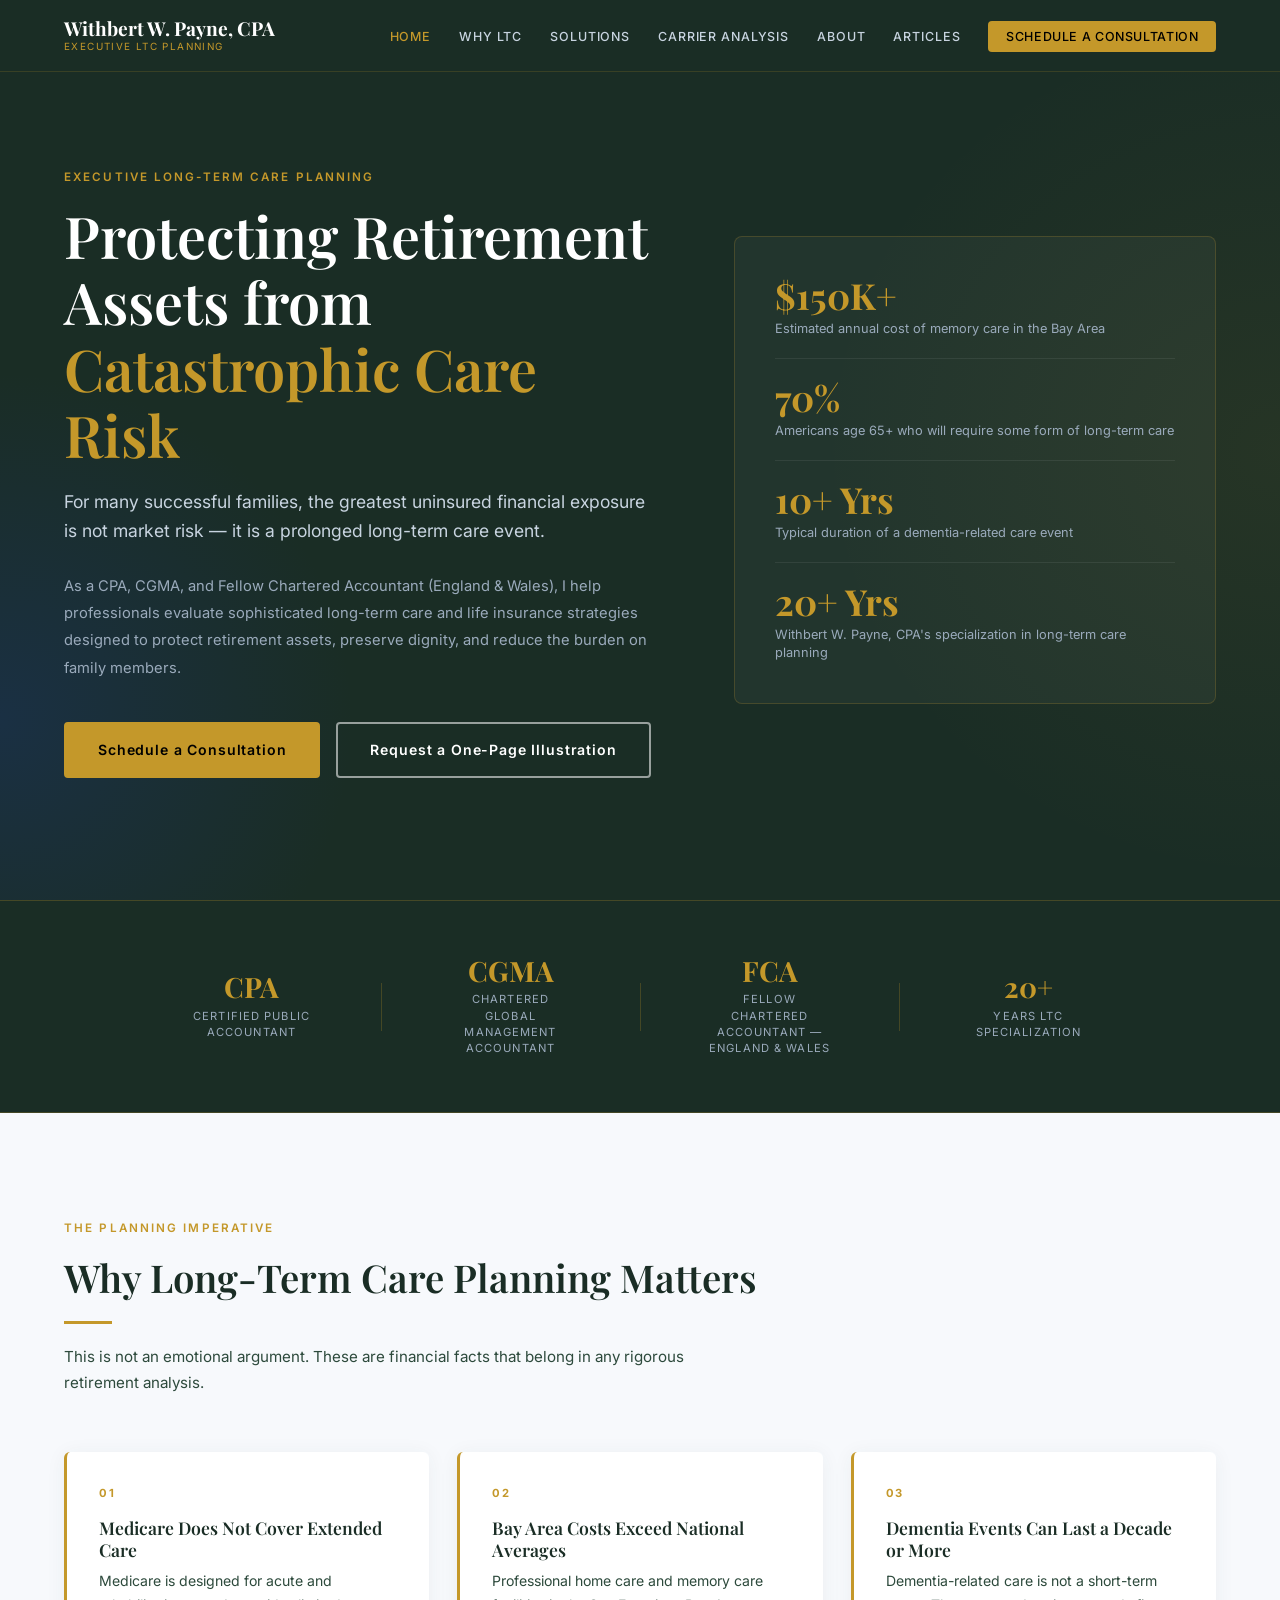
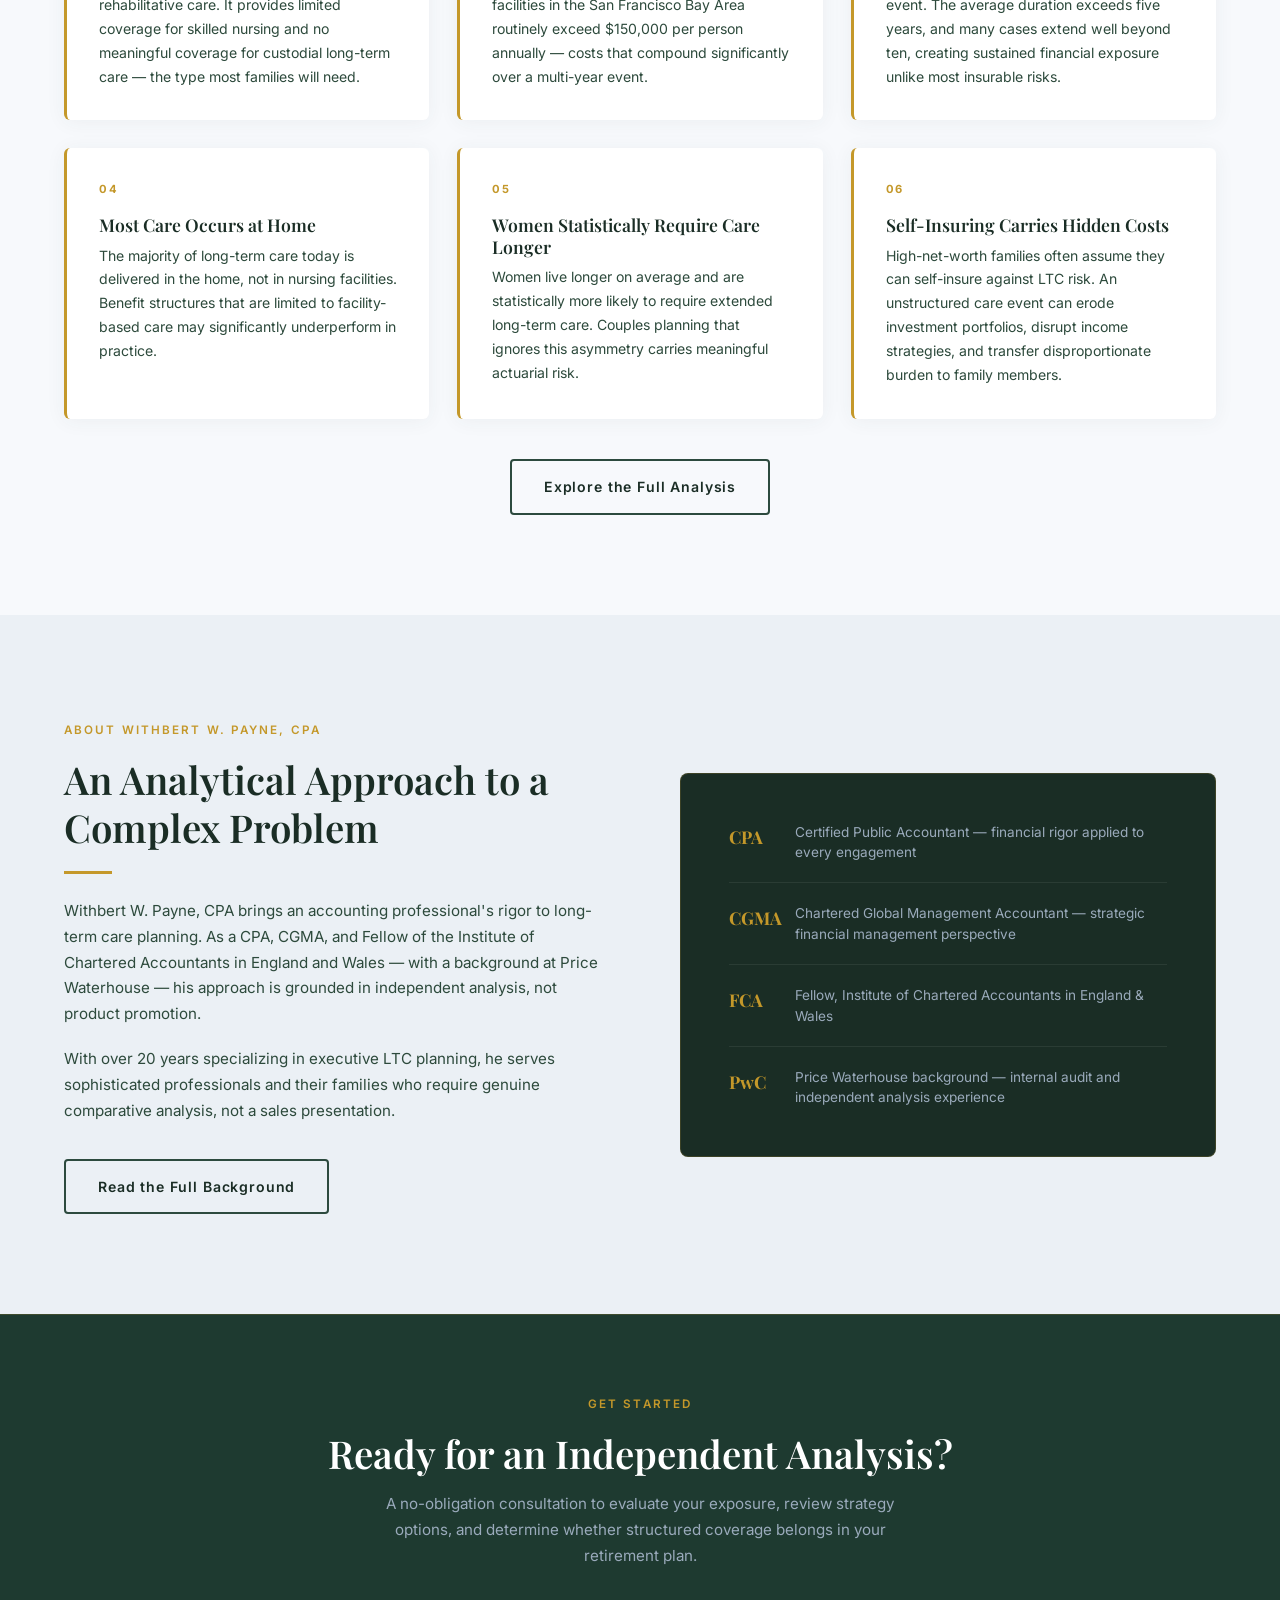
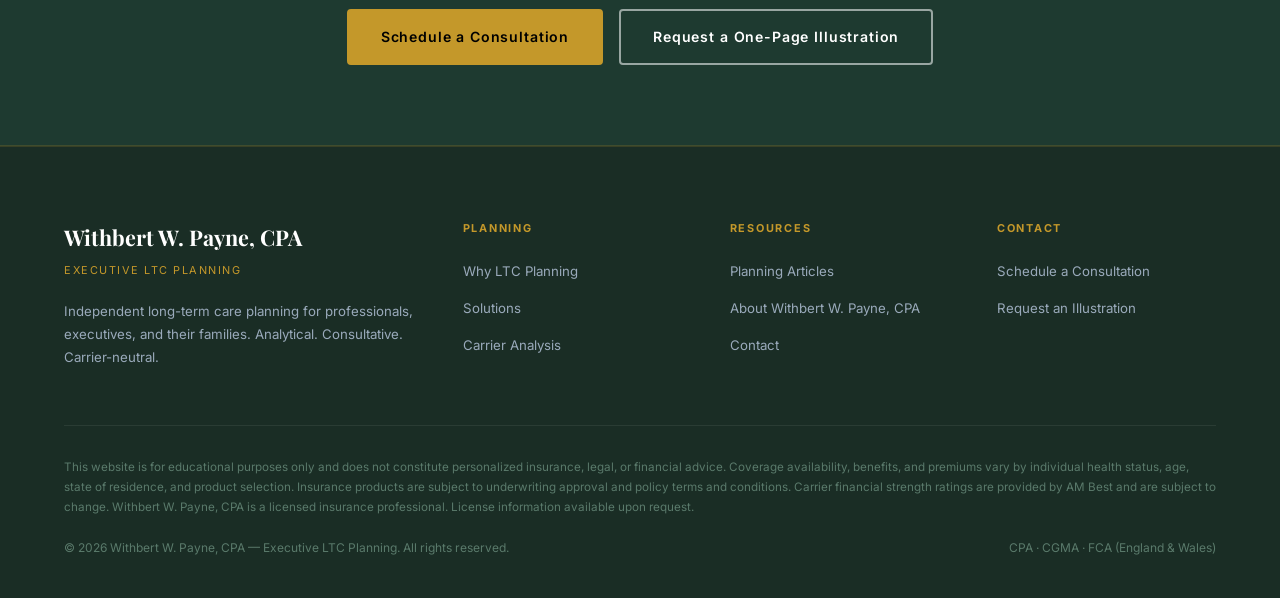
<file: index.html>
<!DOCTYPE html>
<html lang="en">
<head>
  <meta charset="UTF-8">
  <meta name="viewport" content="width=device-width, initial-scale=1.0">
  <title>Withbert W. Payne, CPA | Executive Long-Term Care Insurance Planning</title>
  <meta name="description" content="Independent long-term care insurance planning for professionals, executives, and high-net-worth families. CPA, CGMA, FCA — carrier-neutral analysis in the San Francisco Bay Area and nationally.">
  <meta name="robots" content="index, follow">
  <meta name="author" content="Withbert W. Payne, CPA, CGMA, FCA">
  <meta name="keywords" content="long-term care insurance planning, LTC insurance San Francisco, executive LTC planning, long-term care insurance CPA, carrier-neutral LTC analysis, hybrid LTC insurance, long-term care retirement planning">
  <link rel="canonical" href="https://deanljohnson1954.github.io/WWP/">

  <!-- Open Graph -->
  <meta property="og:type" content="website">
  <meta property="og:title" content="Withbert W. Payne, CPA | Executive Long-Term Care Insurance Planning">
  <meta property="og:description" content="Independent, carrier-neutral long-term care insurance planning for professionals and executives. CPA, CGMA, FCA — San Francisco Bay Area and nationally.">
  <meta property="og:url" content="https://deanljohnson1954.github.io/WWP/">
  <meta property="og:site_name" content="Withbert W. Payne, CPA — Executive LTC Planning">

  <!-- Twitter Card -->
  <meta name="twitter:card" content="summary">
  <meta name="twitter:title" content="Withbert W. Payne, CPA | Executive Long-Term Care Planning">
  <meta name="twitter:description" content="Independent, carrier-neutral long-term care insurance planning for professionals and executives. San Francisco Bay Area and nationally.">

  <!-- JSON-LD Structured Data -->
  <script type="application/ld+json">
  {
    "@context": "https://schema.org",
    "@type": "ProfessionalService",
    "name": "Withbert W. Payne, CPA — Executive LTC Planning",
    "description": "Independent long-term care insurance planning for professionals, executives, and high-net-worth families. Carrier-neutral analysis.",
    "url": "https://deanljohnson1954.github.io/WWP/",
    "areaServed": [
      "San Francisco Bay Area",
      "Northern California",
      "United States"
    ],
    "founder": {
      "@type": "Person",
      "name": "Withbert W. Payne",
      "jobTitle": "CPA, CGMA, FCA"
    },
    "serviceType": "Long-Term Care Insurance Planning"
  }
  </script>

  <link rel="stylesheet" href="css/style.css">
</head>
<body>

<nav class="nav">
  <a href="index.html" class="nav__brand">
    <span class="nav__name">Withbert W. Payne, CPA</span>
    <span class="nav__tagline">Executive LTC Planning</span>
  </a>
  <ul class="nav__links">
    <li><a href="index.html">Home</a></li>
    <li><a href="why-ltc.html">Why LTC</a></li>
    <li><a href="solutions.html">Solutions</a></li>
    <li><a href="carrier-comparison.html">Carrier Analysis</a></li>
    <li><a href="about.html">About</a></li>
    <li><a href="articles.html">Articles</a></li>
    <li><a href="contact.html" class="nav__cta">Schedule a Consultation</a></li>
  </ul>
  <button class="nav__toggle" aria-label="Open menu">
    <span></span><span></span><span></span>
  </button>
</nav>

<!-- HERO -->
<section class="hero">
  <div class="container">
    <div class="hero__grid">
      <div class="hero__content">
        <div class="hero__eyebrow eyebrow">Executive Long-Term Care Planning</div>
        <h1 class="hero__title">
          Protecting Retirement Assets from <em>Catastrophic Care Risk</em>
        </h1>
        <p class="hero__subtitle">
          For many successful families, the greatest uninsured financial exposure is not market risk — it is a prolonged long-term care event.
        </p>
        <p class="hero__body">
          As a CPA, CGMA, and Fellow Chartered Accountant (England &amp; Wales), I help professionals evaluate sophisticated long-term care and life insurance strategies designed to protect retirement assets, preserve dignity, and reduce the burden on family members.
        </p>
        <div class="hero__actions">
          <a href="contact.html" class="btn btn-primary">Schedule a Consultation</a>
          <a href="contact.html#illustration" class="btn btn-outline">Request a One-Page Illustration</a>
        </div>
      </div>
      <div class="hero__panel">
        <div class="hero__stat">
          <div class="hero__stat-number">$150K+</div>
          <div class="hero__stat-label">Estimated annual cost of memory care in the Bay Area</div>
        </div>
        <div class="hero__stat">
          <div class="hero__stat-number">70%</div>
          <div class="hero__stat-label">Americans age 65+ who will require some form of long-term care</div>
        </div>
        <div class="hero__stat">
          <div class="hero__stat-number">10+ Yrs</div>
          <div class="hero__stat-label">Typical duration of a dementia-related care event</div>
        </div>
        <div class="hero__stat">
          <div class="hero__stat-number">20+ Yrs</div>
          <div class="hero__stat-label">Withbert W. Payne, CPA's specialization in long-term care planning</div>
        </div>
      </div>
    </div>
  </div>
</section>

<!-- CREDENTIALS BAR -->
<section class="credentials-bar">
  <div class="container">
    <div class="credentials-grid">
      <div class="credential">
        <div class="credential__abbr">CPA</div>
        <div class="credential__name">Certified Public Accountant</div>
      </div>
      <div class="credential-sep"></div>
      <div class="credential">
        <div class="credential__abbr">CGMA</div>
        <div class="credential__name">Chartered Global Management Accountant</div>
      </div>
      <div class="credential-sep"></div>
      <div class="credential">
        <div class="credential__abbr">FCA</div>
        <div class="credential__name">Fellow Chartered Accountant — England &amp; Wales</div>
      </div>
      <div class="credential-sep"></div>
      <div class="credential">
        <div class="credential__abbr">20+</div>
        <div class="credential__name">Years LTC Specialization</div>
      </div>
    </div>
  </div>
</section>

<!-- WHY LTC -->
<section class="section section--pale">
  <div class="container">
    <div class="section-header">
      <div class="eyebrow">The Planning Imperative</div>
      <h2>Why Long-Term Care Planning Matters</h2>
      <div class="divider"></div>
      <p style="margin-top:1.25rem;max-width:620px;color:var(--text-mid);font-size:0.95rem;">This is not an emotional argument. These are financial facts that belong in any rigorous retirement analysis.</p>
    </div>
    <div class="points-grid">
      <div class="point-card">
        <div class="point-card__num">01</div>
        <h4>Medicare Does Not Cover Extended Care</h4>
        <p>Medicare is designed for acute and rehabilitative care. It provides limited coverage for skilled nursing and no meaningful coverage for custodial long-term care — the type most families will need.</p>
      </div>
      <div class="point-card">
        <div class="point-card__num">02</div>
        <h4>Bay Area Costs Exceed National Averages</h4>
        <p>Professional home care and memory care facilities in the San Francisco Bay Area routinely exceed $150,000 per person annually — costs that compound significantly over a multi-year event.</p>
      </div>
      <div class="point-card">
        <div class="point-card__num">03</div>
        <h4>Dementia Events Can Last a Decade or More</h4>
        <p>Dementia-related care is not a short-term event. The average duration exceeds five years, and many cases extend well beyond ten, creating sustained financial exposure unlike most insurable risks.</p>
      </div>
      <div class="point-card">
        <div class="point-card__num">04</div>
        <h4>Most Care Occurs at Home</h4>
        <p>The majority of long-term care today is delivered in the home, not in nursing facilities. Benefit structures that are limited to facility-based care may significantly underperform in practice.</p>
      </div>
      <div class="point-card">
        <div class="point-card__num">05</div>
        <h4>Women Statistically Require Care Longer</h4>
        <p>Women live longer on average and are statistically more likely to require extended long-term care. Couples planning that ignores this asymmetry carries meaningful actuarial risk.</p>
      </div>
      <div class="point-card">
        <div class="point-card__num">06</div>
        <h4>Self-Insuring Carries Hidden Costs</h4>
        <p>High-net-worth families often assume they can self-insure against LTC risk. An unstructured care event can erode investment portfolios, disrupt income strategies, and transfer disproportionate burden to family members.</p>
      </div>
    </div>
    <p style="margin-top:2.5rem;text-align:center;">
      <a href="why-ltc.html" class="btn btn-outline-dark">Explore the Full Analysis</a>
    </p>
  </div>
</section>

<!-- ABOUT SNIPPET -->
<section class="section section--slate">
  <div class="container">
    <div class="g-2col">
      <div>
        <div class="eyebrow">About Withbert W. Payne, CPA</div>
        <h2>An Analytical Approach to a Complex Problem</h2>
        <div class="divider"></div>
        <p style="margin-top:1.5rem;color:var(--text-mid);font-size:0.95rem;">
          Withbert W. Payne, CPA brings an accounting professional's rigor to long-term care planning. As a CPA, CGMA, and Fellow of the Institute of Chartered Accountants in England and Wales — with a background at Price Waterhouse — his approach is grounded in independent analysis, not product promotion.
        </p>
        <p style="color:var(--text-mid);font-size:0.95rem;">
          With over 20 years specializing in executive LTC planning, he serves sophisticated professionals and their families who require genuine comparative analysis, not a sales presentation.
        </p>
        <a href="about.html" class="btn btn-outline-dark" style="margin-top:1rem;">Read the Full Background</a>
      </div>
      <div style="background:var(--navy-deep);border-radius:8px;padding:3rem;border:1px solid rgba(196,152,42,0.2);">
        <div style="display:flex;flex-direction:column;gap:1.25rem;">
          <div style="display:flex;align-items:flex-start;gap:1rem;padding-bottom:1.25rem;border-bottom:1px solid rgba(255,255,255,0.07);">
            <span style="font-family:'Playfair Display',serif;font-size:1.1rem;font-weight:700;color:var(--gold);min-width:50px;">CPA</span>
            <span style="font-size:0.85rem;color:var(--silver);line-height:1.5;">Certified Public Accountant — financial rigor applied to every engagement</span>
          </div>
          <div style="display:flex;align-items:flex-start;gap:1rem;padding-bottom:1.25rem;border-bottom:1px solid rgba(255,255,255,0.07);">
            <span style="font-family:'Playfair Display',serif;font-size:1.1rem;font-weight:700;color:var(--gold);min-width:50px;">CGMA</span>
            <span style="font-size:0.85rem;color:var(--silver);line-height:1.5;">Chartered Global Management Accountant — strategic financial management perspective</span>
          </div>
          <div style="display:flex;align-items:flex-start;gap:1rem;padding-bottom:1.25rem;border-bottom:1px solid rgba(255,255,255,0.07);">
            <span style="font-family:'Playfair Display',serif;font-size:1.1rem;font-weight:700;color:var(--gold);min-width:50px;">FCA</span>
            <span style="font-size:0.85rem;color:var(--silver);line-height:1.5;">Fellow, Institute of Chartered Accountants in England &amp; Wales</span>
          </div>
          <div style="display:flex;align-items:flex-start;gap:1rem;">
            <span style="font-family:'Playfair Display',serif;font-size:1.1rem;font-weight:700;color:var(--gold);min-width:50px;">PwC</span>
            <span style="font-size:0.85rem;color:var(--silver);line-height:1.5;">Price Waterhouse background — internal audit and independent analysis experience</span>
          </div>
        </div>
      </div>
    </div>
  </div>
</section>

<!-- CTA BAND -->
<section class="cta-band">
  <div class="container">
    <div class="eyebrow" style="display:block;text-align:center;">Get Started</div>
    <h2>Ready for an Independent Analysis?</h2>
    <p>A no-obligation consultation to evaluate your exposure, review strategy options, and determine whether structured coverage belongs in your retirement plan.</p>
    <div class="cta-band__actions">
      <a href="contact.html" class="btn btn-primary">Schedule a Consultation</a>
      <a href="contact.html#illustration" class="btn btn-outline">Request a One-Page Illustration</a>
    </div>
  </div>
</section>

<footer class="footer">
  <div class="container">
    <div class="footer__grid">
      <div>
        <div class="footer__brand-name">Withbert W. Payne, CPA</div>
        <div class="footer__brand-tagline">Executive LTC Planning</div>
        <p class="footer__bio">Independent long-term care planning for professionals, executives, and their families. Analytical. Consultative. Carrier-neutral.</p>
      </div>
      <div>
        <div class="footer__heading">Planning</div>
        <ul class="footer__links">
          <li><a href="why-ltc.html">Why LTC Planning</a></li>
          <li><a href="solutions.html">Solutions</a></li>
          <li><a href="carrier-comparison.html">Carrier Analysis</a></li>
        </ul>
      </div>
      <div>
        <div class="footer__heading">Resources</div>
        <ul class="footer__links">
          <li><a href="articles.html">Planning Articles</a></li>
          <li><a href="about.html">About Withbert W. Payne, CPA</a></li>
          <li><a href="contact.html">Contact</a></li>
        </ul>
      </div>
      <div>
        <div class="footer__heading">Contact</div>
        <ul class="footer__links">
          <li><a href="contact.html">Schedule a Consultation</a></li>
          <li><a href="contact.html#illustration">Request an Illustration</a></li>
        </ul>
      </div>
    </div>
    <div class="footer__bottom">
      <p class="footer__disclaimer">
        This website is for educational purposes only and does not constitute personalized insurance, legal, or financial advice. Coverage availability, benefits, and premiums vary by individual health status, age, state of residence, and product selection. Insurance products are subject to underwriting approval and policy terms and conditions. Carrier financial strength ratings are provided by AM Best and are subject to change. Withbert W. Payne, CPA is a licensed insurance professional. License information available upon request.
      </p>
      <div class="footer__copyright">
        <span>&copy; 2026 Withbert W. Payne, CPA — Executive LTC Planning. All rights reserved.</span>
        <span>CPA &middot; CGMA &middot; FCA (England &amp; Wales)</span>
      </div>
    </div>
  </div>
</footer>

<script src="js/main.js"></script>
</body>
</html>
</file>
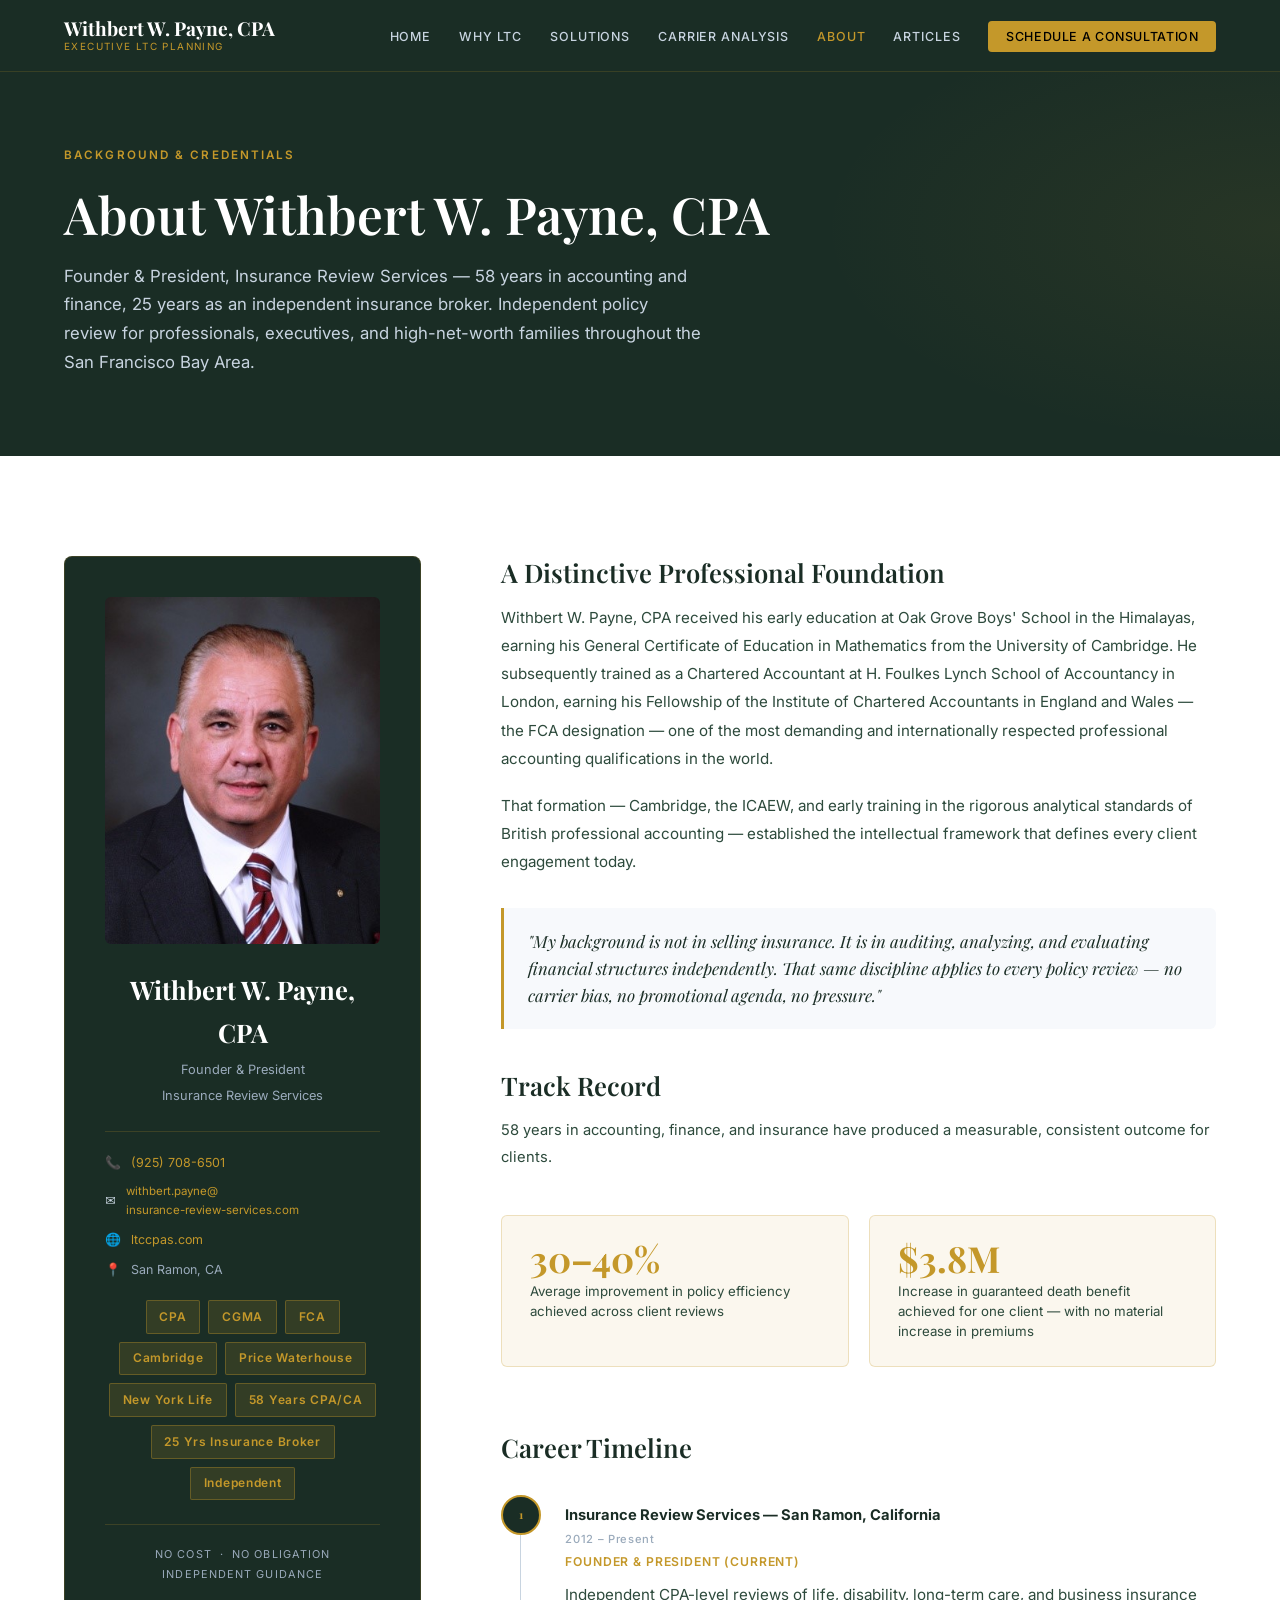
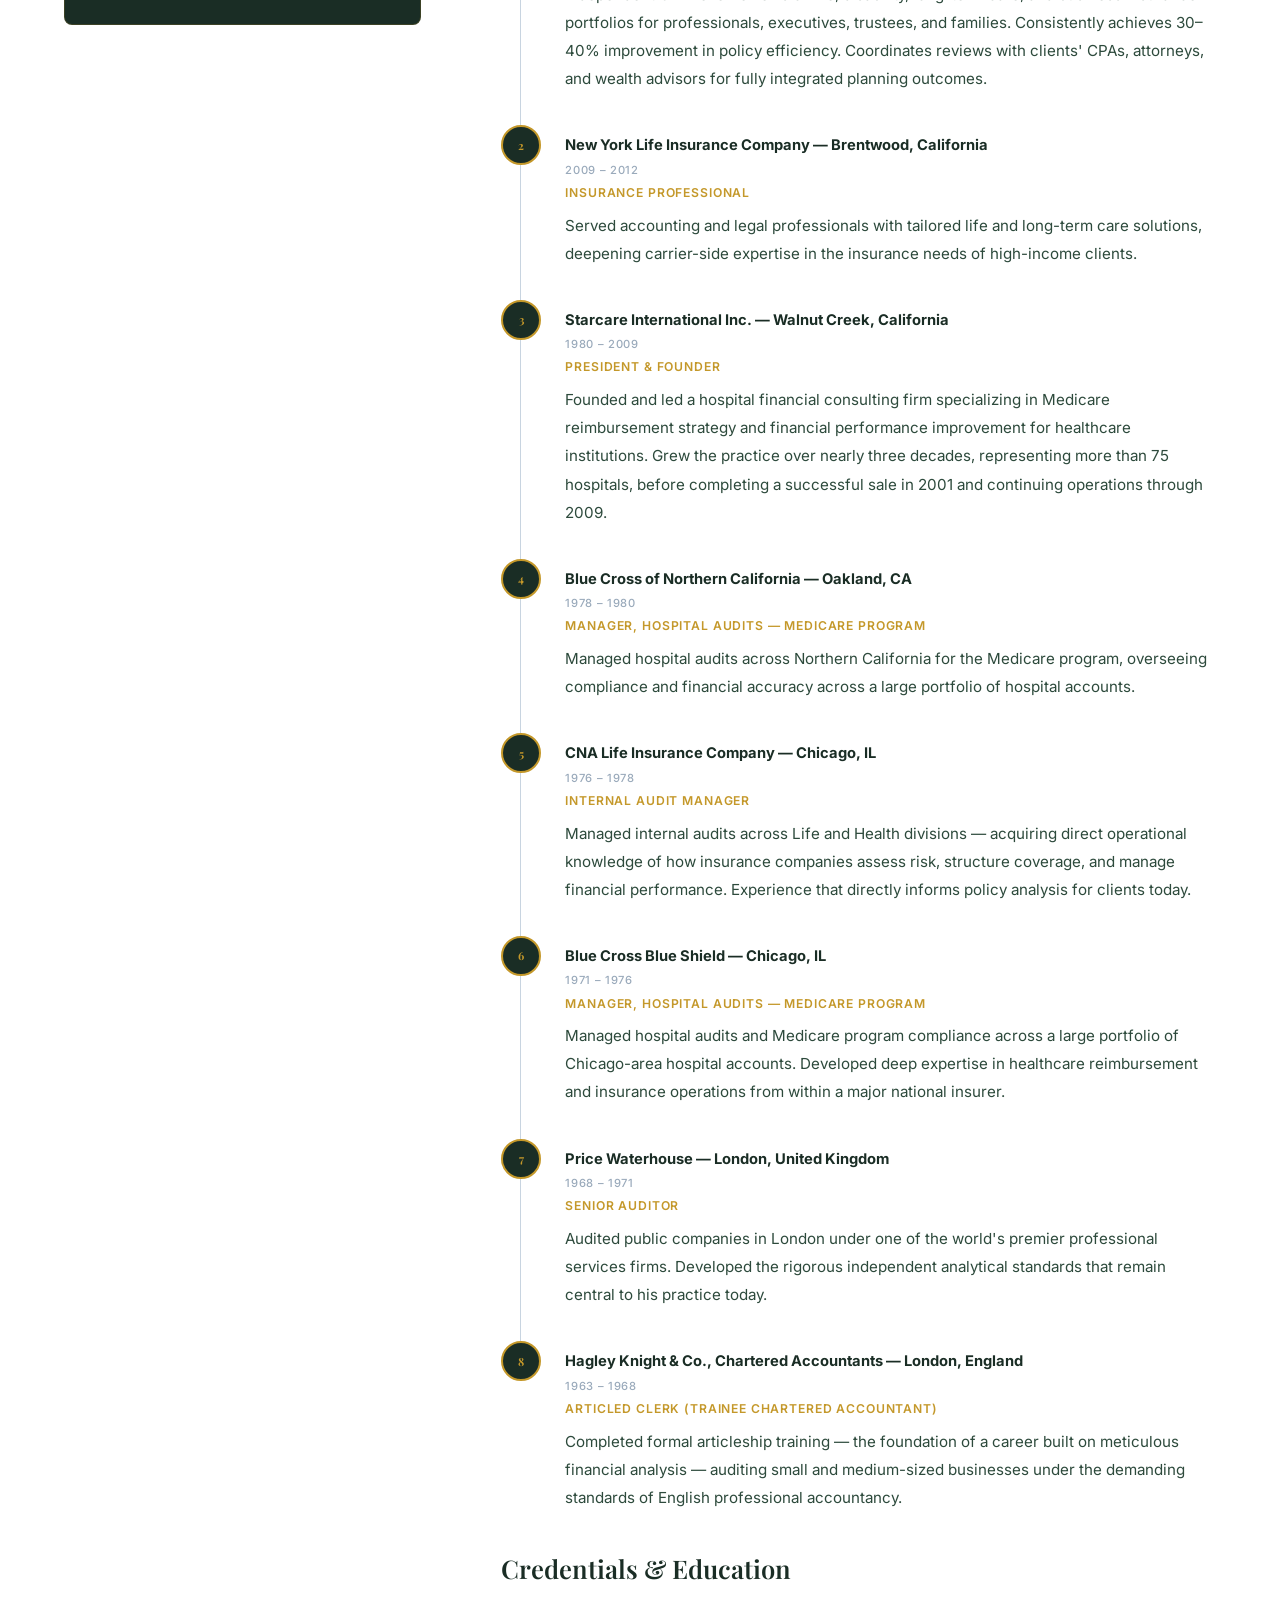
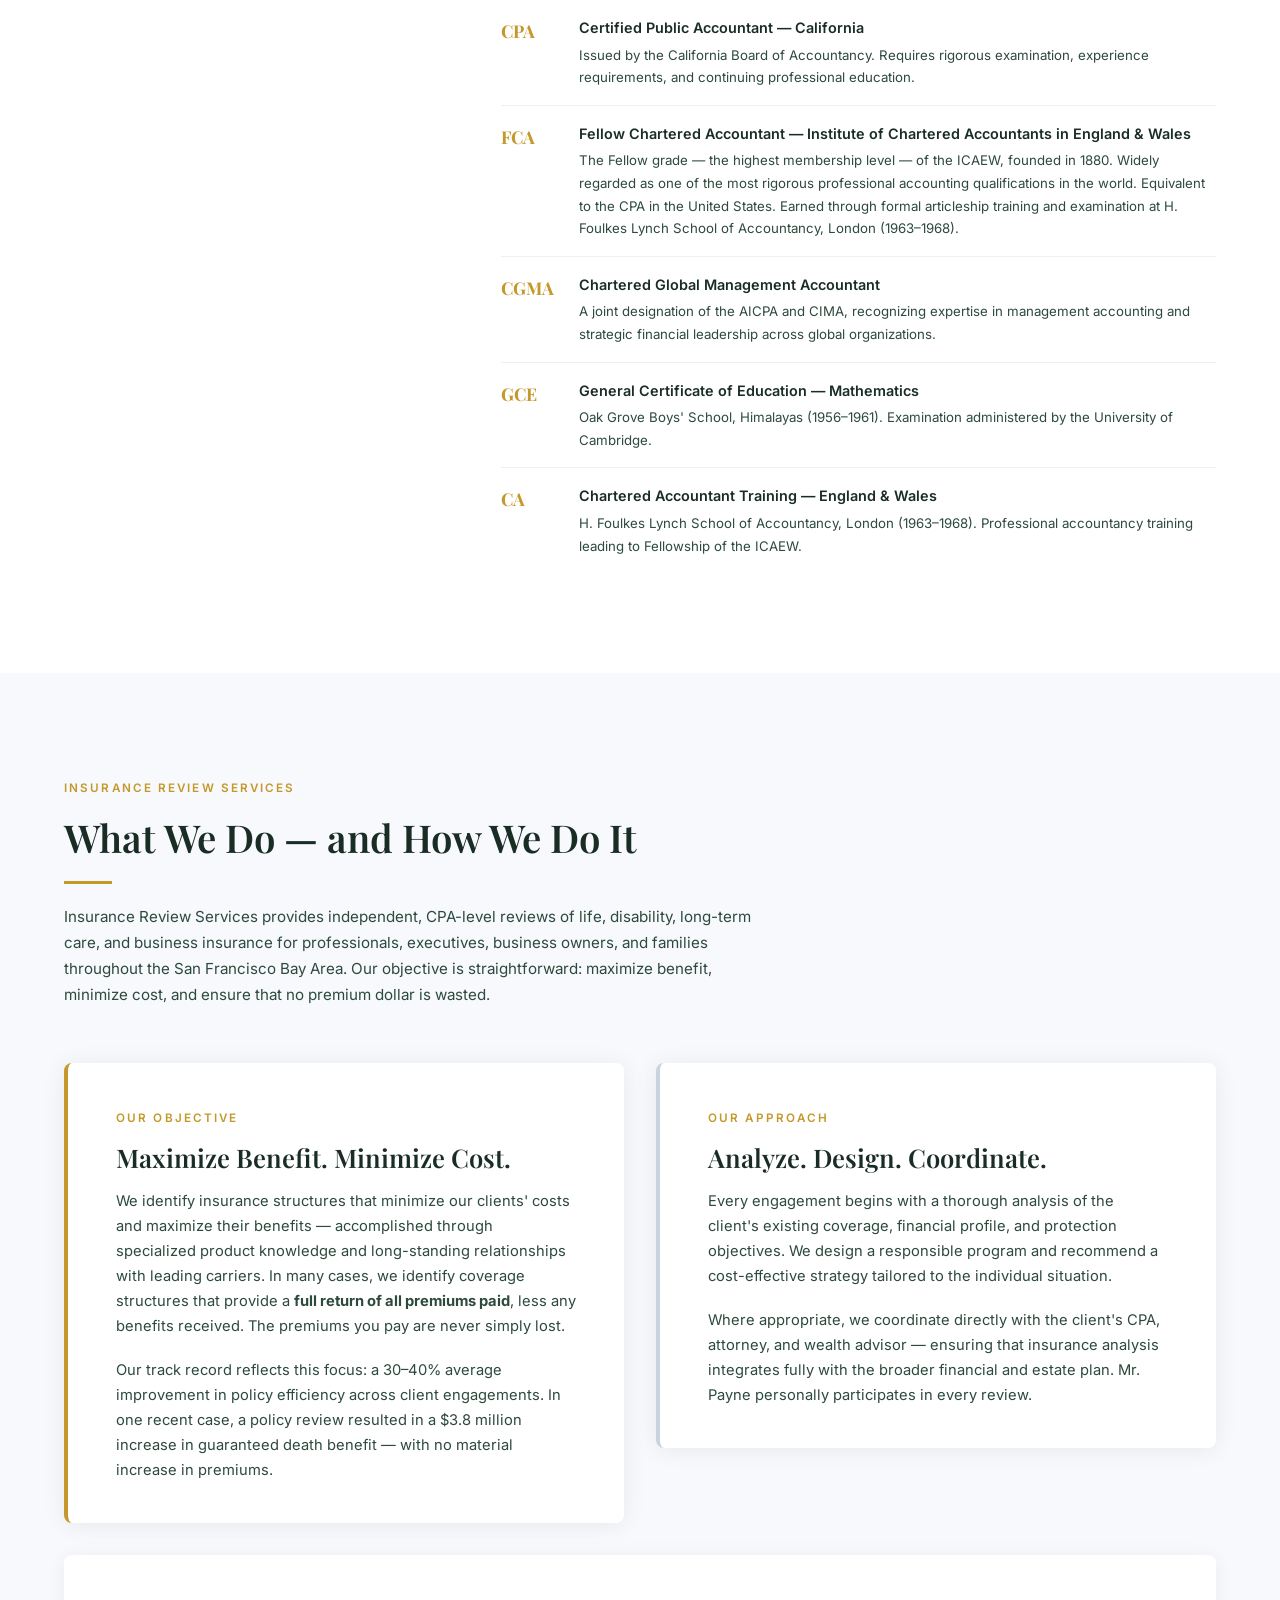
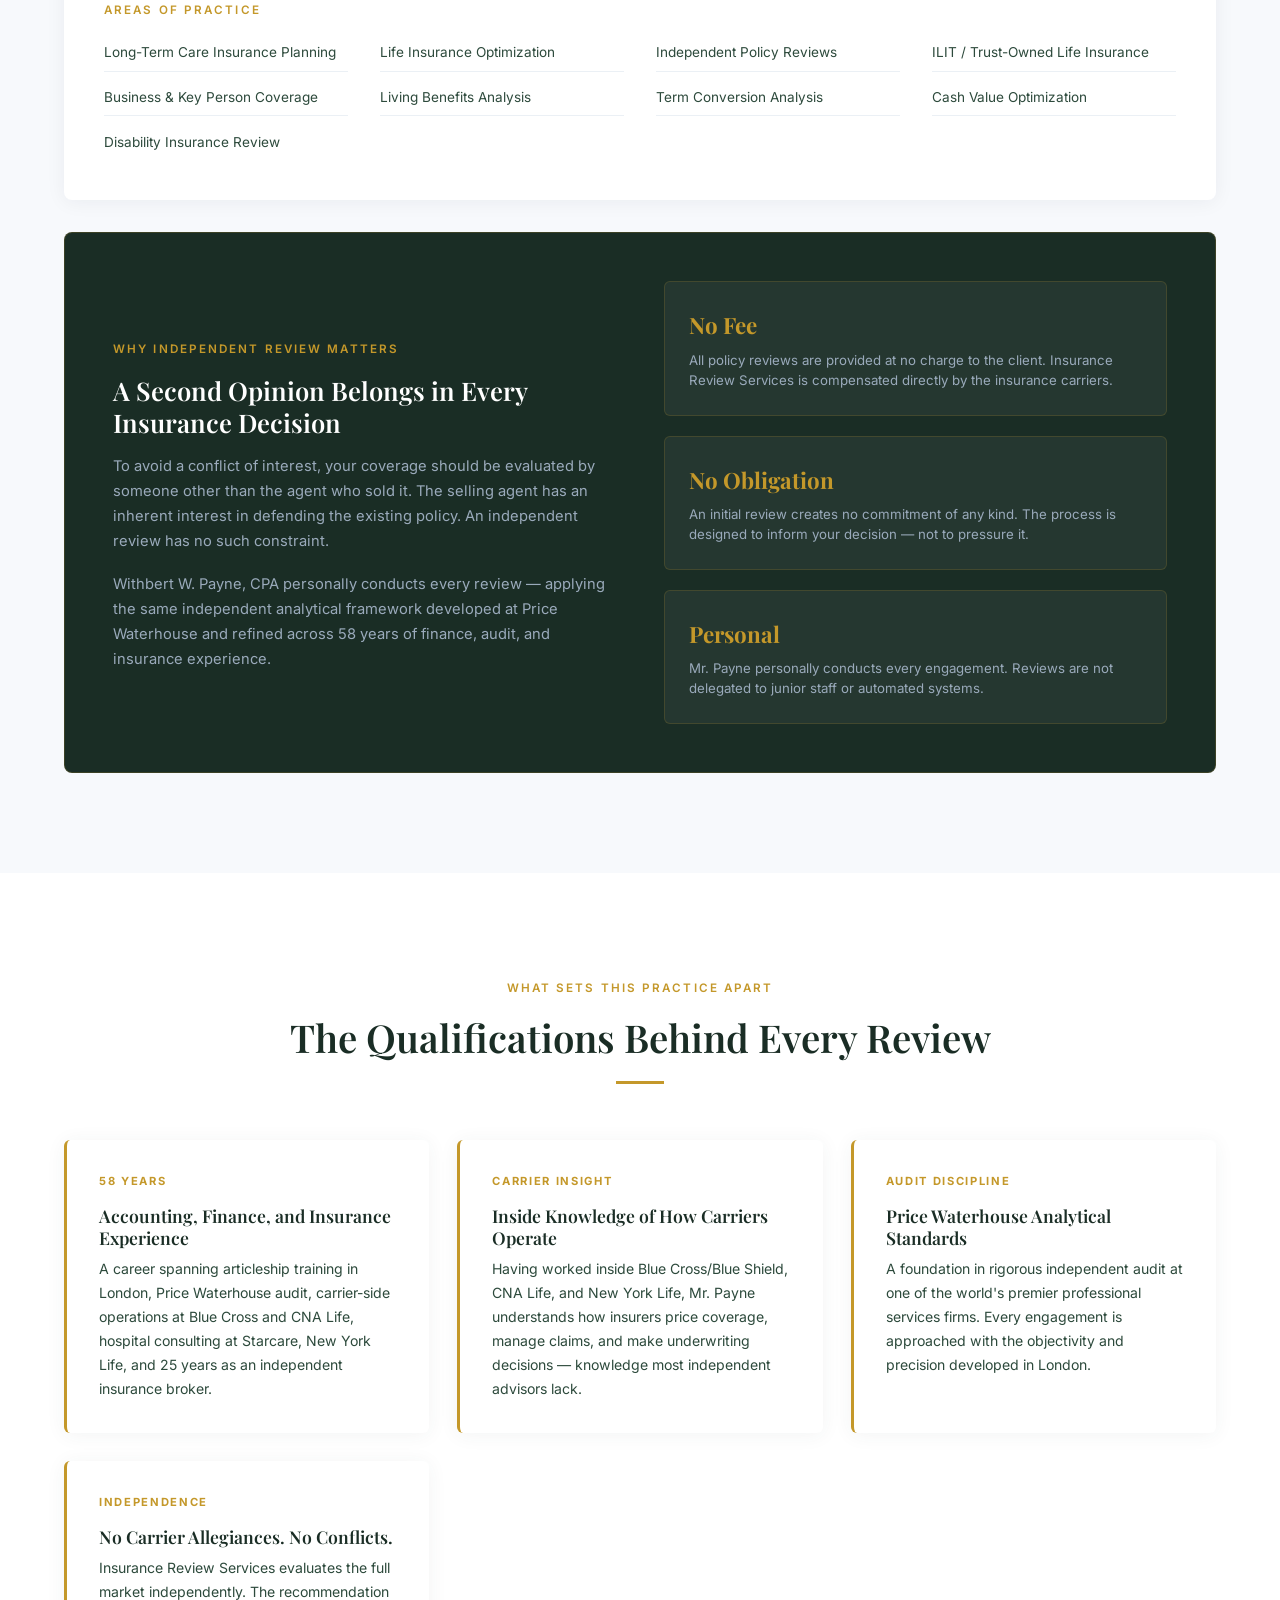
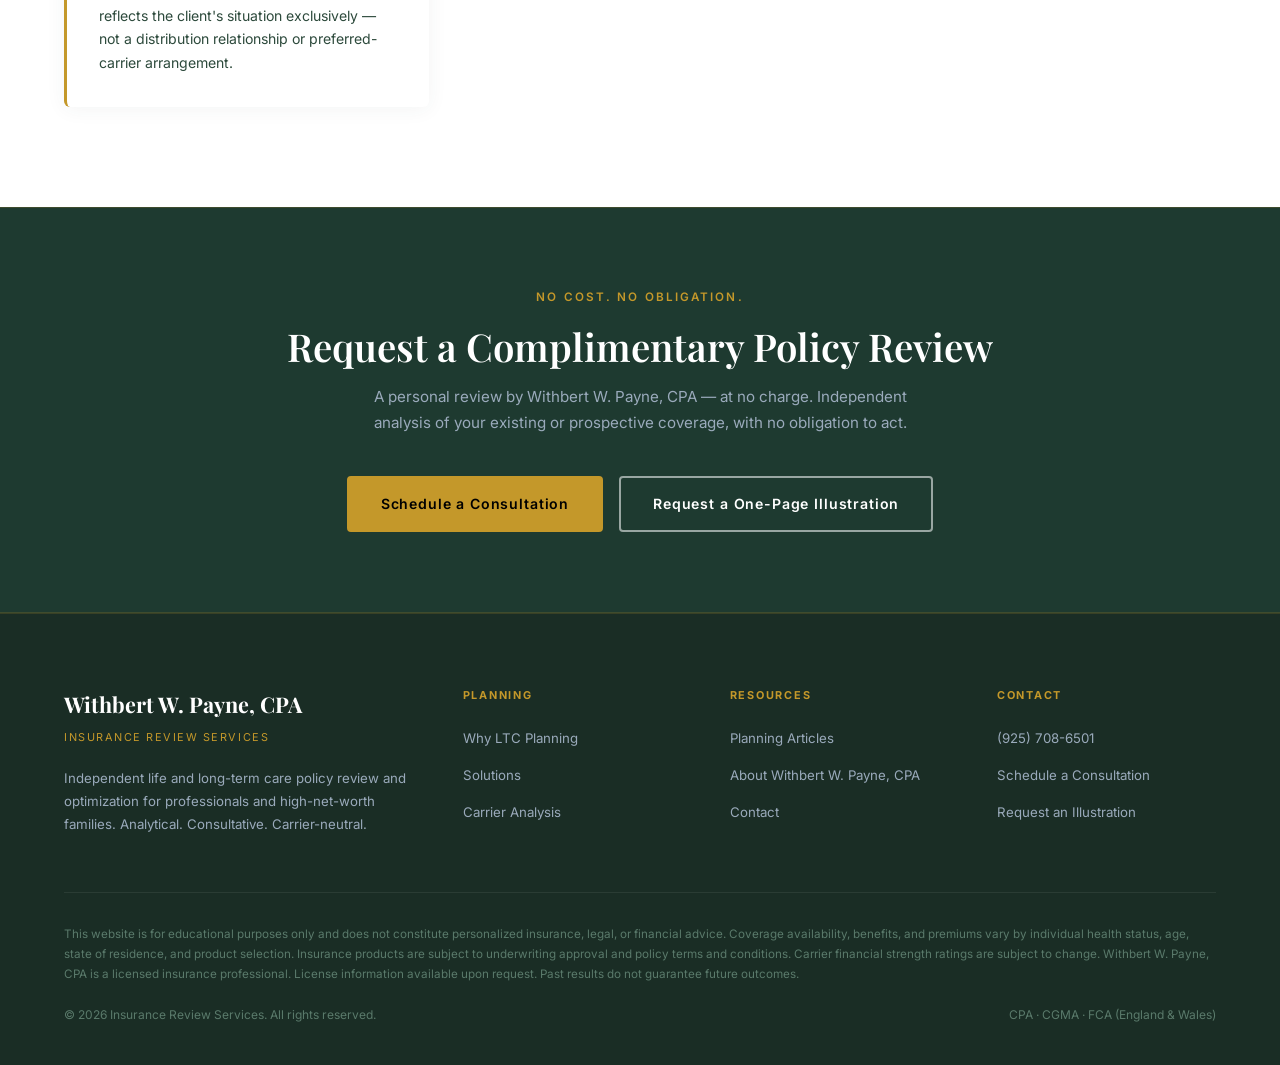
<file: about.html>
<!DOCTYPE html>
<html lang="en">
<head>
  <meta charset="UTF-8">
  <meta name="viewport" content="width=device-width, initial-scale=1.0">
  <title>About Withbert W. Payne, CPA | Insurance Review Services</title>
  <meta name="description" content="58 years in accounting and finance. 25 years as an independent insurance broker. CPA, FCA, CGMA. Founder of Insurance Review Services — independent LTC and life insurance analysis for professionals and high-net-worth families in the San Francisco Bay Area.">
  <link rel="stylesheet" href="css/style.css">
  <style>
    .timeline { display: flex; flex-direction: column; gap: 0; margin: 2rem 0; }
    .timeline-item {
      display: flex;
      gap: 1.5rem;
      padding-bottom: 2rem;
      position: relative;
    }
    .timeline-item:last-child { padding-bottom: 0; }
    .timeline-item::before {
      content: '';
      position: absolute;
      left: 19px;
      top: 40px;
      bottom: 0;
      width: 1px;
      background: var(--silver-light);
    }
    .timeline-item:last-child::before { display: none; }
    .timeline-dot {
      width: 40px;
      height: 40px;
      border-radius: 50%;
      background: var(--navy-deep);
      border: 2px solid var(--gold);
      display: flex;
      align-items: center;
      justify-content: center;
      flex-shrink: 0;
      font-size: 0.7rem;
      font-weight: 700;
      color: var(--gold);
      font-family: 'Playfair Display', serif;
    }
    .timeline-body { padding-top: 0.5rem; flex: 1; }
    .timeline-org {
      font-weight: 700;
      color: var(--navy-deep);
      font-size: 0.92rem;
      margin-bottom: 0.15rem;
    }
    .timeline-dates {
      font-size: 0.7rem;
      color: var(--silver);
      font-weight: 500;
      letter-spacing: 0.06em;
      margin-bottom: 0.2rem;
    }
    .timeline-role {
      font-size: 0.76rem;
      color: var(--gold);
      font-weight: 600;
      letter-spacing: 0.07em;
      text-transform: uppercase;
      margin-bottom: 0.5rem;
    }
    .timeline-desc { font-size: 0.87rem; color: var(--text-mid); line-height: 1.65; margin: 0; }
    .service-block {
      background: var(--white);
      border-radius: 8px;
      padding: 2.5rem 3rem;
      box-shadow: 0 2px 24px rgba(13,27,46,0.07);
      border-left: 4px solid var(--gold);
    }
    .service-block h3 { margin-bottom: 1rem; }
    .service-block p { font-size: 0.92rem; color: var(--text-mid); }
    .contact-item {
      display: flex;
      align-items: center;
      gap: 0.625rem;
      font-size: 0.78rem;
      color: var(--silver-light);
      margin-bottom: 0.5rem;
    }
    .contact-item a { color: var(--gold); transition: color 0.2s; }
    .contact-item a:hover { color: var(--gold-light); }
    .contact-item-icon { font-size: 0.8rem; flex-shrink: 0; }
    .proof-block {
      background: rgba(196,152,42,0.08);
      border: 1px solid rgba(196,152,42,0.25);
      border-radius: 6px;
      padding: 1.5rem 1.75rem;
      margin: 1.5rem 0;
    }
    .proof-block__number {
      font-family: 'Playfair Display', serif;
      font-size: 2.25rem;
      font-weight: 700;
      color: var(--gold);
      line-height: 1;
      margin-bottom: 0.35rem;
    }
    .proof-block__label {
      font-size: 0.83rem;
      color: var(--text-mid);
      line-height: 1.5;
    }
  </style>
</head>
<body>

<nav class="nav">
  <a href="index.html" class="nav__brand">
    <span class="nav__name">Withbert W. Payne, CPA</span>
    <span class="nav__tagline">Executive LTC Planning</span>
  </a>
  <ul class="nav__links">
    <li><a href="index.html">Home</a></li>
    <li><a href="why-ltc.html">Why LTC</a></li>
    <li><a href="solutions.html">Solutions</a></li>
    <li><a href="carrier-comparison.html">Carrier Analysis</a></li>
    <li><a href="about.html">About</a></li>
    <li><a href="articles.html">Articles</a></li>
    <li><a href="contact.html" class="nav__cta">Schedule a Consultation</a></li>
  </ul>
  <button class="nav__toggle" aria-label="Open menu">
    <span></span><span></span><span></span>
  </button>
</nav>

<section class="page-hero">
  <div class="container">
    <div class="eyebrow">Background &amp; Credentials</div>
    <h1>About Withbert W. Payne, CPA</h1>
    <p>Founder &amp; President, Insurance Review Services — 58 years in accounting and finance, 25 years as an independent insurance broker. Independent policy review for professionals, executives, and high-net-worth families throughout the San Francisco Bay Area.</p>
  </div>
</section>

<!-- MAIN BIO SECTION -->
<section class="section">
  <div class="container">
    <div class="about-grid">

      <!-- Sidebar -->
      <div class="about-sidebar">
        <div class="about-sidebar__card">
          <img src="images/bert-payne.jpg" alt="Withbert W. Payne, CPA" style="width:100%;border-radius:6px;margin-bottom:1.5rem;display:block;">
          <div class="about-sidebar__name">Withbert W. Payne, CPA</div>
          <div class="about-sidebar__title" style="margin-bottom:0.25rem;">Founder &amp; President</div>
          <div class="about-sidebar__title" style="margin-bottom:1.5rem;">Insurance Review Services</div>

          <div style="border-top:1px solid rgba(196,152,42,0.2);padding-top:1.25rem;margin-bottom:1.25rem;text-align:left;">
            <div class="contact-item">
              <span class="contact-item-icon">&#128222;</span>
              <a href="tel:9257086501">(925) 708-6501</a>
            </div>
            <div class="contact-item">
              <span class="contact-item-icon">&#9993;</span>
              <a href="mailto:withbert.payne@insurance-review-services.com" style="font-size:0.72rem;">withbert.payne@<br>insurance-review-services.com</a>
            </div>
            <div class="contact-item">
              <span class="contact-item-icon">&#127760;</span>
              <a href="http://www.ltccpas.com" target="_blank" rel="noopener">ltccpas.com</a>
            </div>
            <div class="contact-item">
              <span class="contact-item-icon">&#128205;</span>
              <span style="color:var(--silver);">San Ramon, CA</span>
            </div>
          </div>

          <div class="cred-tags">
            <span class="cred-tag">CPA</span>
            <span class="cred-tag">CGMA</span>
            <span class="cred-tag">FCA</span>
            <span class="cred-tag">Cambridge</span>
            <span class="cred-tag">Price Waterhouse</span>
            <span class="cred-tag">New York Life</span>
            <span class="cred-tag">58 Years CPA/CA</span>
            <span class="cred-tag">25 Yrs Insurance Broker</span>
            <span class="cred-tag">Independent</span>
          </div>

          <div style="border-top:1px solid rgba(196,152,42,0.2);margin-top:1.5rem;padding-top:1.25rem;text-align:center;">
            <div style="font-size:0.68rem;letter-spacing:0.1em;text-transform:uppercase;color:var(--silver);line-height:1.8;">
              No Cost &nbsp;&middot;&nbsp; No Obligation<br>Independent Guidance
            </div>
          </div>
        </div>
      </div>

      <!-- Main Content -->
      <div class="about-content">

        <h3>A Distinctive Professional Foundation</h3>
        <p>
          Withbert W. Payne, CPA received his early education at Oak Grove Boys' School in the Himalayas, earning his General Certificate of Education in Mathematics from the University of Cambridge. He subsequently trained as a Chartered Accountant at H. Foulkes Lynch School of Accountancy in London, earning his Fellowship of the Institute of Chartered Accountants in England and Wales — the FCA designation — one of the most demanding and internationally respected professional accounting qualifications in the world.
        </p>
        <p>
          That formation — Cambridge, the ICAEW, and early training in the rigorous analytical standards of British professional accounting — established the intellectual framework that defines every client engagement today.
        </p>

        <div class="about-highlight">
          "My background is not in selling insurance. It is in auditing, analyzing, and evaluating financial structures independently. That same discipline applies to every policy review — no carrier bias, no promotional agenda, no pressure."
        </div>

        <h3 style="margin-top:2.5rem;">Track Record</h3>
        <p style="color:var(--text-mid);font-size:0.92rem;">58 years in accounting, finance, and insurance have produced a measurable, consistent outcome for clients.</p>
        <div class="g-2col--tight" style="margin:1.25rem 0 2rem;">
          <div class="proof-block">
            <div class="proof-block__number">30–40%</div>
            <div class="proof-block__label">Average improvement in policy efficiency achieved across client reviews</div>
          </div>
          <div class="proof-block">
            <div class="proof-block__number">$3.8M</div>
            <div class="proof-block__label">Increase in guaranteed death benefit achieved for one client — with no material increase in premiums</div>
          </div>
        </div>

        <h3>Career Timeline</h3>
        <div class="timeline">

          <div class="timeline-item">
            <div class="timeline-dot">1</div>
            <div class="timeline-body">
              <div class="timeline-org">Insurance Review Services — San Ramon, California</div>
              <div class="timeline-dates">2012 – Present</div>
              <div class="timeline-role">Founder &amp; President (Current)</div>
              <p class="timeline-desc">Independent CPA-level reviews of life, disability, long-term care, and business insurance portfolios for professionals, executives, trustees, and families. Consistently achieves 30–40% improvement in policy efficiency. Coordinates reviews with clients' CPAs, attorneys, and wealth advisors for fully integrated planning outcomes.</p>
            </div>
          </div>

          <div class="timeline-item">
            <div class="timeline-dot">2</div>
            <div class="timeline-body">
              <div class="timeline-org">New York Life Insurance Company — Brentwood, California</div>
              <div class="timeline-dates">2009 – 2012</div>
              <div class="timeline-role">Insurance Professional</div>
              <p class="timeline-desc">Served accounting and legal professionals with tailored life and long-term care solutions, deepening carrier-side expertise in the insurance needs of high-income clients.</p>
            </div>
          </div>

          <div class="timeline-item">
            <div class="timeline-dot">3</div>
            <div class="timeline-body">
              <div class="timeline-org">Starcare International Inc. — Walnut Creek, California</div>
              <div class="timeline-dates">1980 – 2009</div>
              <div class="timeline-role">President &amp; Founder</div>
              <p class="timeline-desc">Founded and led a hospital financial consulting firm specializing in Medicare reimbursement strategy and financial performance improvement for healthcare institutions. Grew the practice over nearly three decades, representing more than 75 hospitals, before completing a successful sale in 2001 and continuing operations through 2009.</p>
            </div>
          </div>

          <div class="timeline-item">
            <div class="timeline-dot">4</div>
            <div class="timeline-body">
              <div class="timeline-org">Blue Cross of Northern California — Oakland, CA</div>
              <div class="timeline-dates">1978 – 1980</div>
              <div class="timeline-role">Manager, Hospital Audits — Medicare Program</div>
              <p class="timeline-desc">Managed hospital audits across Northern California for the Medicare program, overseeing compliance and financial accuracy across a large portfolio of hospital accounts.</p>
            </div>
          </div>

          <div class="timeline-item">
            <div class="timeline-dot">5</div>
            <div class="timeline-body">
              <div class="timeline-org">CNA Life Insurance Company — Chicago, IL</div>
              <div class="timeline-dates">1976 – 1978</div>
              <div class="timeline-role">Internal Audit Manager</div>
              <p class="timeline-desc">Managed internal audits across Life and Health divisions — acquiring direct operational knowledge of how insurance companies assess risk, structure coverage, and manage financial performance. Experience that directly informs policy analysis for clients today.</p>
            </div>
          </div>

          <div class="timeline-item">
            <div class="timeline-dot">6</div>
            <div class="timeline-body">
              <div class="timeline-org">Blue Cross Blue Shield — Chicago, IL</div>
              <div class="timeline-dates">1971 – 1976</div>
              <div class="timeline-role">Manager, Hospital Audits — Medicare Program</div>
              <p class="timeline-desc">Managed hospital audits and Medicare program compliance across a large portfolio of Chicago-area hospital accounts. Developed deep expertise in healthcare reimbursement and insurance operations from within a major national insurer.</p>
            </div>
          </div>

          <div class="timeline-item">
            <div class="timeline-dot">7</div>
            <div class="timeline-body">
              <div class="timeline-org">Price Waterhouse — London, United Kingdom</div>
              <div class="timeline-dates">1968 – 1971</div>
              <div class="timeline-role">Senior Auditor</div>
              <p class="timeline-desc">Audited public companies in London under one of the world's premier professional services firms. Developed the rigorous independent analytical standards that remain central to his practice today.</p>
            </div>
          </div>

          <div class="timeline-item">
            <div class="timeline-dot">8</div>
            <div class="timeline-body">
              <div class="timeline-org">Hagley Knight &amp; Co., Chartered Accountants — London, England</div>
              <div class="timeline-dates">1963 – 1968</div>
              <div class="timeline-role">Articled Clerk (Trainee Chartered Accountant)</div>
              <p class="timeline-desc">Completed formal articleship training — the foundation of a career built on meticulous financial analysis — auditing small and medium-sized businesses under the demanding standards of English professional accountancy.</p>
            </div>
          </div>

        </div>

        <h3>Credentials &amp; Education</h3>
        <ul style="list-style:none;display:flex;flex-direction:column;gap:0;">
          <li style="display:flex;align-items:flex-start;gap:1.25rem;padding:1rem 0;border-bottom:1px solid var(--silver-pale);">
            <span style="font-family:'Playfair Display',serif;font-size:1.1rem;font-weight:700;color:var(--gold);min-width:58px;">CPA</span>
            <div>
              <div style="font-weight:600;color:var(--navy-deep);font-size:0.9rem;margin-bottom:0.2rem;">Certified Public Accountant — California</div>
              <div style="font-size:0.83rem;color:var(--text-mid);">Issued by the California Board of Accountancy. Requires rigorous examination, experience requirements, and continuing professional education.</div>
            </div>
          </li>
          <li style="display:flex;align-items:flex-start;gap:1.25rem;padding:1rem 0;border-bottom:1px solid var(--silver-pale);">
            <span style="font-family:'Playfair Display',serif;font-size:1.1rem;font-weight:700;color:var(--gold);min-width:58px;">FCA</span>
            <div>
              <div style="font-weight:600;color:var(--navy-deep);font-size:0.9rem;margin-bottom:0.2rem;">Fellow Chartered Accountant — Institute of Chartered Accountants in England &amp; Wales</div>
              <div style="font-size:0.83rem;color:var(--text-mid);">The Fellow grade — the highest membership level — of the ICAEW, founded in 1880. Widely regarded as one of the most rigorous professional accounting qualifications in the world. Equivalent to the CPA in the United States. Earned through formal articleship training and examination at H. Foulkes Lynch School of Accountancy, London (1963–1968).</div>
            </div>
          </li>
          <li style="display:flex;align-items:flex-start;gap:1.25rem;padding:1rem 0;border-bottom:1px solid var(--silver-pale);">
            <span style="font-family:'Playfair Display',serif;font-size:1.1rem;font-weight:700;color:var(--gold);min-width:58px;">CGMA</span>
            <div>
              <div style="font-weight:600;color:var(--navy-deep);font-size:0.9rem;margin-bottom:0.2rem;">Chartered Global Management Accountant</div>
              <div style="font-size:0.83rem;color:var(--text-mid);">A joint designation of the AICPA and CIMA, recognizing expertise in management accounting and strategic financial leadership across global organizations.</div>
            </div>
          </li>
          <li style="display:flex;align-items:flex-start;gap:1.25rem;padding:1rem 0;border-bottom:1px solid var(--silver-pale);">
            <span style="font-family:'Playfair Display',serif;font-size:1.1rem;font-weight:700;color:var(--gold);min-width:58px;">GCE</span>
            <div>
              <div style="font-weight:600;color:var(--navy-deep);font-size:0.9rem;margin-bottom:0.2rem;">General Certificate of Education — Mathematics</div>
              <div style="font-size:0.83rem;color:var(--text-mid);">Oak Grove Boys' School, Himalayas (1956–1961). Examination administered by the University of Cambridge.</div>
            </div>
          </li>
          <li style="display:flex;align-items:flex-start;gap:1.25rem;padding:1rem 0;">
            <span style="font-family:'Playfair Display',serif;font-size:1.1rem;font-weight:700;color:var(--gold);min-width:58px;">CA</span>
            <div>
              <div style="font-weight:600;color:var(--navy-deep);font-size:0.9rem;margin-bottom:0.2rem;">Chartered Accountant Training — England &amp; Wales</div>
              <div style="font-size:0.83rem;color:var(--text-mid);">H. Foulkes Lynch School of Accountancy, London (1963–1968). Professional accountancy training leading to Fellowship of the ICAEW.</div>
            </div>
          </li>
        </ul>

      </div>
    </div>
  </div>
</section>

<!-- ABOUT INSURANCE REVIEW SERVICES -->
<section class="section section--pale">
  <div class="container">
    <div class="section-header">
      <div class="eyebrow">Insurance Review Services</div>
      <h2>What We Do — and How We Do It</h2>
      <div class="divider"></div>
      <p style="margin-top:1.25rem;max-width:700px;color:var(--text-mid);font-size:0.95rem;">
        Insurance Review Services provides independent, CPA-level reviews of life, disability, long-term care, and business insurance for professionals, executives, business owners, and families throughout the San Francisco Bay Area. Our objective is straightforward: maximize benefit, minimize cost, and ensure that no premium dollar is wasted.
      </p>
    </div>

    <div class="g-2col--mid" style="margin-bottom:2rem;">
      <div class="service-block">
        <div class="eyebrow" style="margin-bottom:0.75rem;">Our Objective</div>
        <h3>Maximize Benefit. Minimize Cost.</h3>
        <p>
          We identify insurance structures that minimize our clients' costs and maximize their benefits — accomplished through specialized product knowledge and long-standing relationships with leading carriers. In many cases, we identify coverage structures that provide a <strong>full return of all premiums paid</strong>, less any benefits received. The premiums you pay are never simply lost.
        </p>
        <p>
          Our track record reflects this focus: a 30–40% average improvement in policy efficiency across client engagements. In one recent case, a policy review resulted in a $3.8 million increase in guaranteed death benefit — with no material increase in premiums.
        </p>
      </div>
      <div class="service-block" style="border-left-color:var(--silver-light);">
        <div class="eyebrow" style="margin-bottom:0.75rem;">Our Approach</div>
        <h3>Analyze. Design. Coordinate.</h3>
        <p>
          Every engagement begins with a thorough analysis of the client's existing coverage, financial profile, and protection objectives. We design a responsible program and recommend a cost-effective strategy tailored to the individual situation.
        </p>
        <p>
          Where appropriate, we coordinate directly with the client's CPA, attorney, and wealth advisor — ensuring that insurance analysis integrates fully with the broader financial and estate plan. Mr. Payne personally participates in every review.
        </p>
      </div>
    </div>

    <!-- Services Scope -->
    <div style="background:var(--white);border-radius:8px;padding:2.5rem;box-shadow:0 2px 20px rgba(13,27,46,0.06);margin-bottom:2rem;">
      <div class="eyebrow" style="margin-bottom:0.875rem;">Areas of Practice</div>
      <div style="display:grid;grid-template-columns:repeat(auto-fit,minmax(220px,1fr));gap:0.5rem 2rem;">
        <div style="font-size:0.85rem;color:var(--text-mid);padding:0.4rem 0;border-bottom:1px solid var(--silver-pale);">Long-Term Care Insurance Planning</div>
        <div style="font-size:0.85rem;color:var(--text-mid);padding:0.4rem 0;border-bottom:1px solid var(--silver-pale);">Life Insurance Optimization</div>
        <div style="font-size:0.85rem;color:var(--text-mid);padding:0.4rem 0;border-bottom:1px solid var(--silver-pale);">Independent Policy Reviews</div>
        <div style="font-size:0.85rem;color:var(--text-mid);padding:0.4rem 0;border-bottom:1px solid var(--silver-pale);">ILIT / Trust-Owned Life Insurance</div>
        <div style="font-size:0.85rem;color:var(--text-mid);padding:0.4rem 0;border-bottom:1px solid var(--silver-pale);">Business &amp; Key Person Coverage</div>
        <div style="font-size:0.85rem;color:var(--text-mid);padding:0.4rem 0;border-bottom:1px solid var(--silver-pale);">Living Benefits Analysis</div>
        <div style="font-size:0.85rem;color:var(--text-mid);padding:0.4rem 0;border-bottom:1px solid var(--silver-pale);">Term Conversion Analysis</div>
        <div style="font-size:0.85rem;color:var(--text-mid);padding:0.4rem 0;border-bottom:1px solid var(--silver-pale);">Cash Value Optimization</div>
        <div style="font-size:0.85rem;color:var(--text-mid);padding:0.4rem 0;">Disability Insurance Review</div>
      </div>
    </div>

    <div style="background:var(--navy-deep);border-radius:8px;padding:3rem;border:1px solid rgba(196,152,42,0.2);">
      <div class="g-2col" style="gap:3rem;">
        <div>
          <div class="eyebrow" style="margin-bottom:0.875rem;">Why Independent Review Matters</div>
          <h3 style="color:var(--white);margin-bottom:1rem;">A Second Opinion Belongs in Every Insurance Decision</h3>
          <p style="color:var(--silver);font-size:0.92rem;">
            To avoid a conflict of interest, your coverage should be evaluated by someone other than the agent who sold it. The selling agent has an inherent interest in defending the existing policy. An independent review has no such constraint.
          </p>
          <p style="color:var(--silver);font-size:0.92rem;">
            Withbert W. Payne, CPA personally conducts every review — applying the same independent analytical framework developed at Price Waterhouse and refined across 58 years of finance, audit, and insurance experience.
          </p>
        </div>
        <div style="display:flex;flex-direction:column;gap:1.25rem;">
          <div style="background:rgba(255,255,255,0.05);border:1px solid rgba(196,152,42,0.18);border-radius:6px;padding:1.5rem;">
            <div style="font-family:'Playfair Display',serif;font-size:1.4rem;font-weight:700;color:var(--gold);margin-bottom:0.4rem;">No Fee</div>
            <div style="font-size:0.83rem;color:var(--silver);line-height:1.5;">All policy reviews are provided at no charge to the client. Insurance Review Services is compensated directly by the insurance carriers.</div>
          </div>
          <div style="background:rgba(255,255,255,0.05);border:1px solid rgba(196,152,42,0.18);border-radius:6px;padding:1.5rem;">
            <div style="font-family:'Playfair Display',serif;font-size:1.4rem;font-weight:700;color:var(--gold);margin-bottom:0.4rem;">No Obligation</div>
            <div style="font-size:0.83rem;color:var(--silver);line-height:1.5;">An initial review creates no commitment of any kind. The process is designed to inform your decision — not to pressure it.</div>
          </div>
          <div style="background:rgba(255,255,255,0.05);border:1px solid rgba(196,152,42,0.18);border-radius:6px;padding:1.5rem;">
            <div style="font-family:'Playfair Display',serif;font-size:1.4rem;font-weight:700;color:var(--gold);margin-bottom:0.4rem;">Personal</div>
            <div style="font-size:0.83rem;color:var(--silver);line-height:1.5;">Mr. Payne personally conducts every engagement. Reviews are not delegated to junior staff or automated systems.</div>
          </div>
        </div>
      </div>
    </div>
  </div>
</section>

<!-- DIFFERENTIATORS -->
<section class="section">
  <div class="container">
    <div class="section-header center">
      <div class="eyebrow">What Sets This Practice Apart</div>
      <h2>The Qualifications Behind Every Review</h2>
      <div class="divider center"></div>
    </div>
    <div class="points-grid">
      <div class="point-card">
        <div class="point-card__num">58 Years</div>
        <h4>Accounting, Finance, and Insurance Experience</h4>
        <p>A career spanning articleship training in London, Price Waterhouse audit, carrier-side operations at Blue Cross and CNA Life, hospital consulting at Starcare, New York Life, and 25 years as an independent insurance broker.</p>
      </div>
      <div class="point-card">
        <div class="point-card__num">Carrier Insight</div>
        <h4>Inside Knowledge of How Carriers Operate</h4>
        <p>Having worked inside Blue Cross/Blue Shield, CNA Life, and New York Life, Mr. Payne understands how insurers price coverage, manage claims, and make underwriting decisions — knowledge most independent advisors lack.</p>
      </div>
      <div class="point-card">
        <div class="point-card__num">Audit Discipline</div>
        <h4>Price Waterhouse Analytical Standards</h4>
        <p>A foundation in rigorous independent audit at one of the world's premier professional services firms. Every engagement is approached with the objectivity and precision developed in London.</p>
      </div>
      <div class="point-card">
        <div class="point-card__num">Independence</div>
        <h4>No Carrier Allegiances. No Conflicts.</h4>
        <p>Insurance Review Services evaluates the full market independently. The recommendation reflects the client's situation exclusively — not a distribution relationship or preferred-carrier arrangement.</p>
      </div>
    </div>
  </div>
</section>

<section class="cta-band">
  <div class="container">
    <div class="eyebrow" style="display:block;text-align:center;">No Cost. No Obligation.</div>
    <h2>Request a Complimentary Policy Review</h2>
    <p>A personal review by Withbert W. Payne, CPA — at no charge. Independent analysis of your existing or prospective coverage, with no obligation to act.</p>
    <div class="cta-band__actions">
      <a href="contact.html" class="btn btn-primary">Schedule a Consultation</a>
      <a href="contact.html#illustration" class="btn btn-outline">Request a One-Page Illustration</a>
    </div>
  </div>
</section>

<footer class="footer">
  <div class="container">
    <div class="footer__grid">
      <div>
        <div class="footer__brand-name">Withbert W. Payne, CPA</div>
        <div class="footer__brand-tagline">Insurance Review Services</div>
        <p class="footer__bio">Independent life and long-term care policy review and optimization for professionals and high-net-worth families. Analytical. Consultative. Carrier-neutral.</p>
      </div>
      <div>
        <div class="footer__heading">Planning</div>
        <ul class="footer__links">
          <li><a href="why-ltc.html">Why LTC Planning</a></li>
          <li><a href="solutions.html">Solutions</a></li>
          <li><a href="carrier-comparison.html">Carrier Analysis</a></li>
        </ul>
      </div>
      <div>
        <div class="footer__heading">Resources</div>
        <ul class="footer__links">
          <li><a href="articles.html">Planning Articles</a></li>
          <li><a href="about.html">About Withbert W. Payne, CPA</a></li>
          <li><a href="contact.html">Contact</a></li>
        </ul>
      </div>
      <div>
        <div class="footer__heading">Contact</div>
        <ul class="footer__links">
          <li><a href="tel:9257086501">(925) 708-6501</a></li>
          <li><a href="contact.html">Schedule a Consultation</a></li>
          <li><a href="contact.html#illustration">Request an Illustration</a></li>
        </ul>
      </div>
    </div>
    <div class="footer__bottom">
      <p class="footer__disclaimer">
        This website is for educational purposes only and does not constitute personalized insurance, legal, or financial advice. Coverage availability, benefits, and premiums vary by individual health status, age, state of residence, and product selection. Insurance products are subject to underwriting approval and policy terms and conditions. Carrier financial strength ratings are subject to change. Withbert W. Payne, CPA is a licensed insurance professional. License information available upon request. Past results do not guarantee future outcomes.
      </p>
      <div class="footer__copyright">
        <span>&copy; 2026 Insurance Review Services. All rights reserved.</span>
        <span>CPA &middot; CGMA &middot; FCA (England &amp; Wales)</span>
      </div>
    </div>
  </div>
</footer>

<script src="js/main.js"></script>
</body>
</html>
</file>
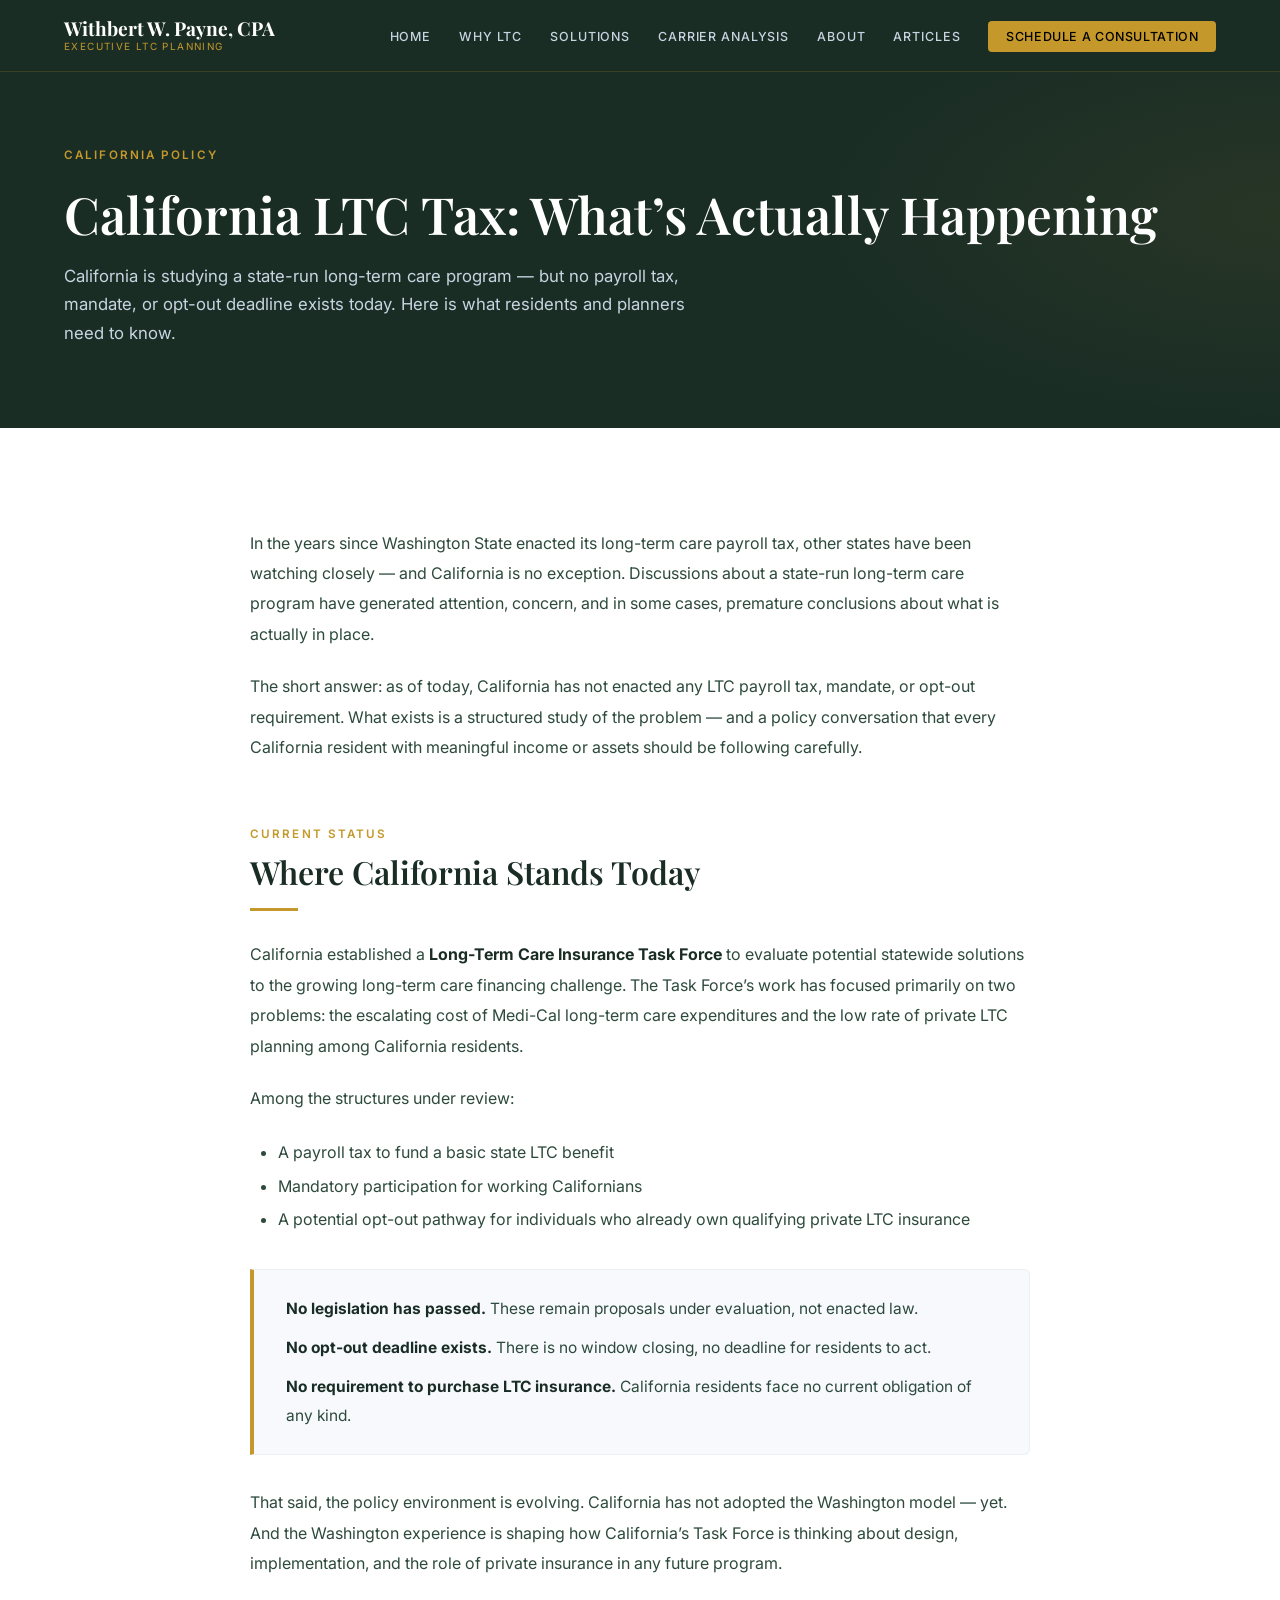
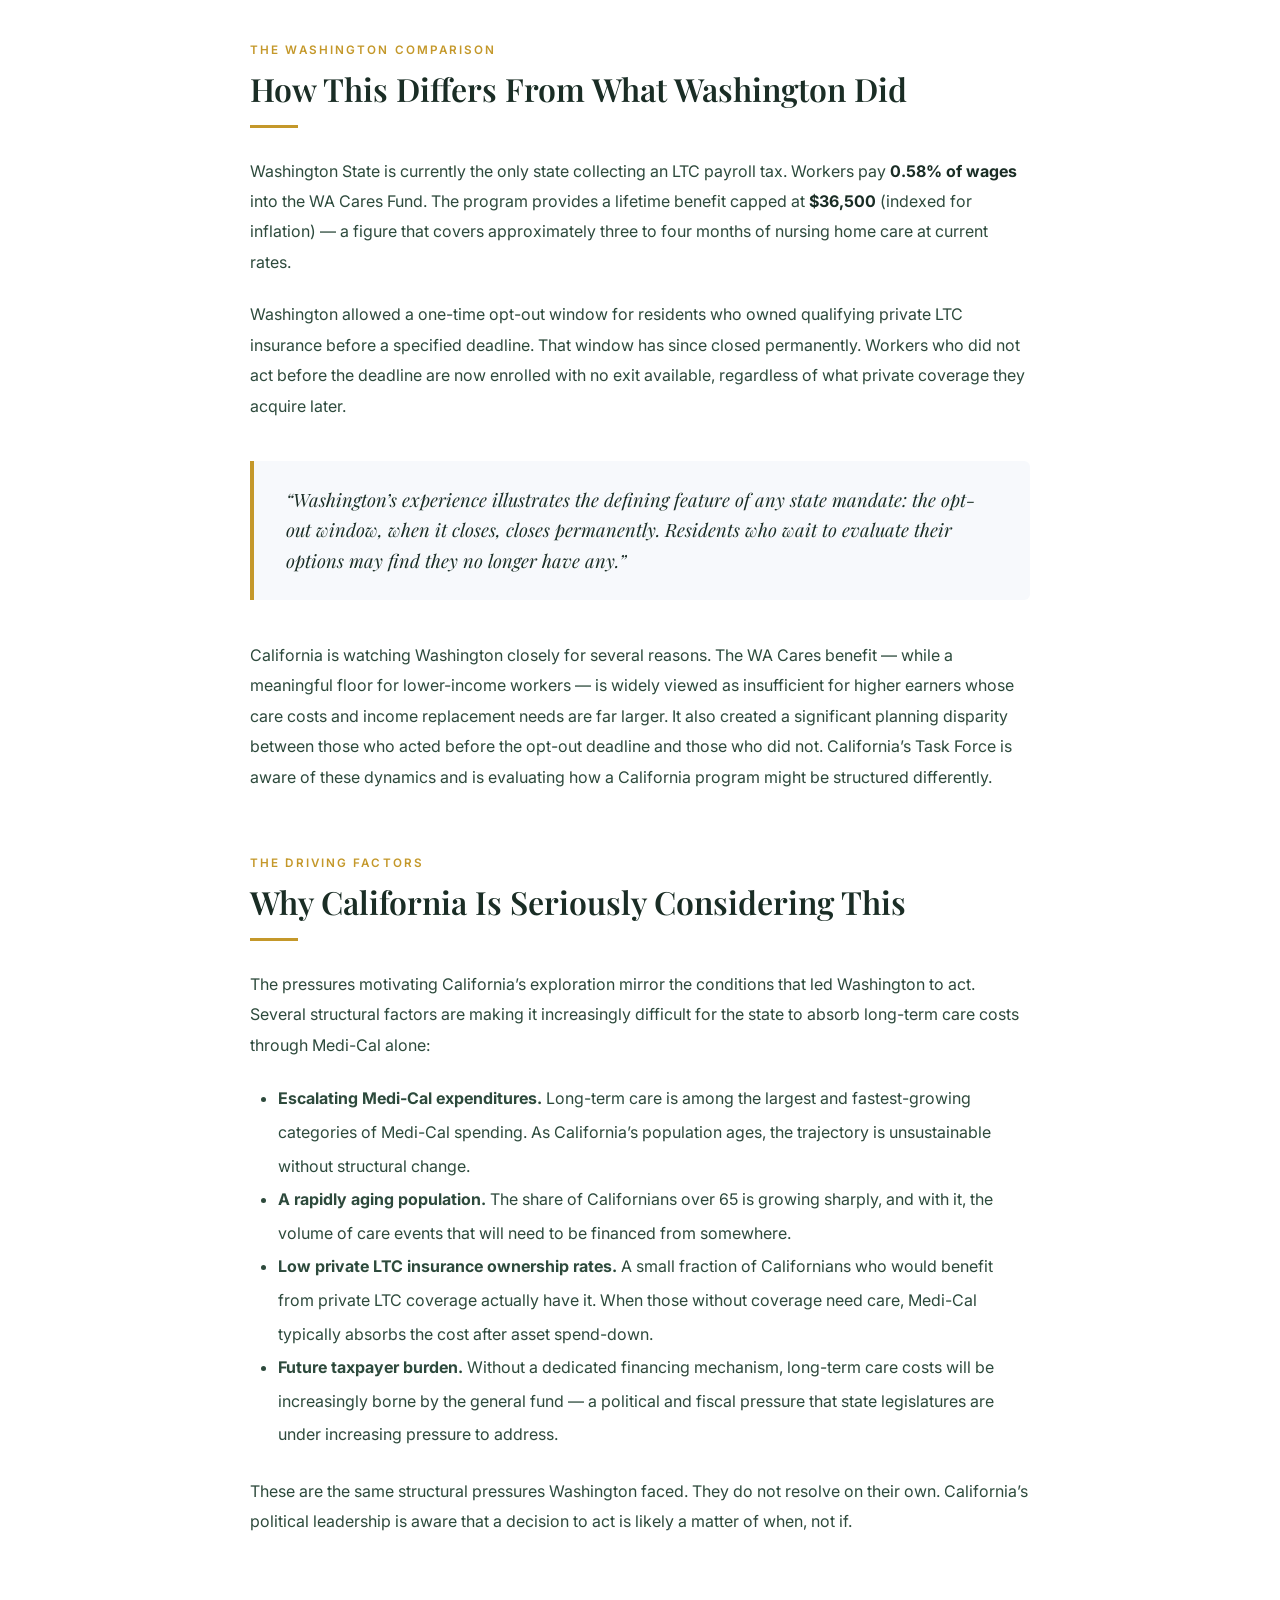
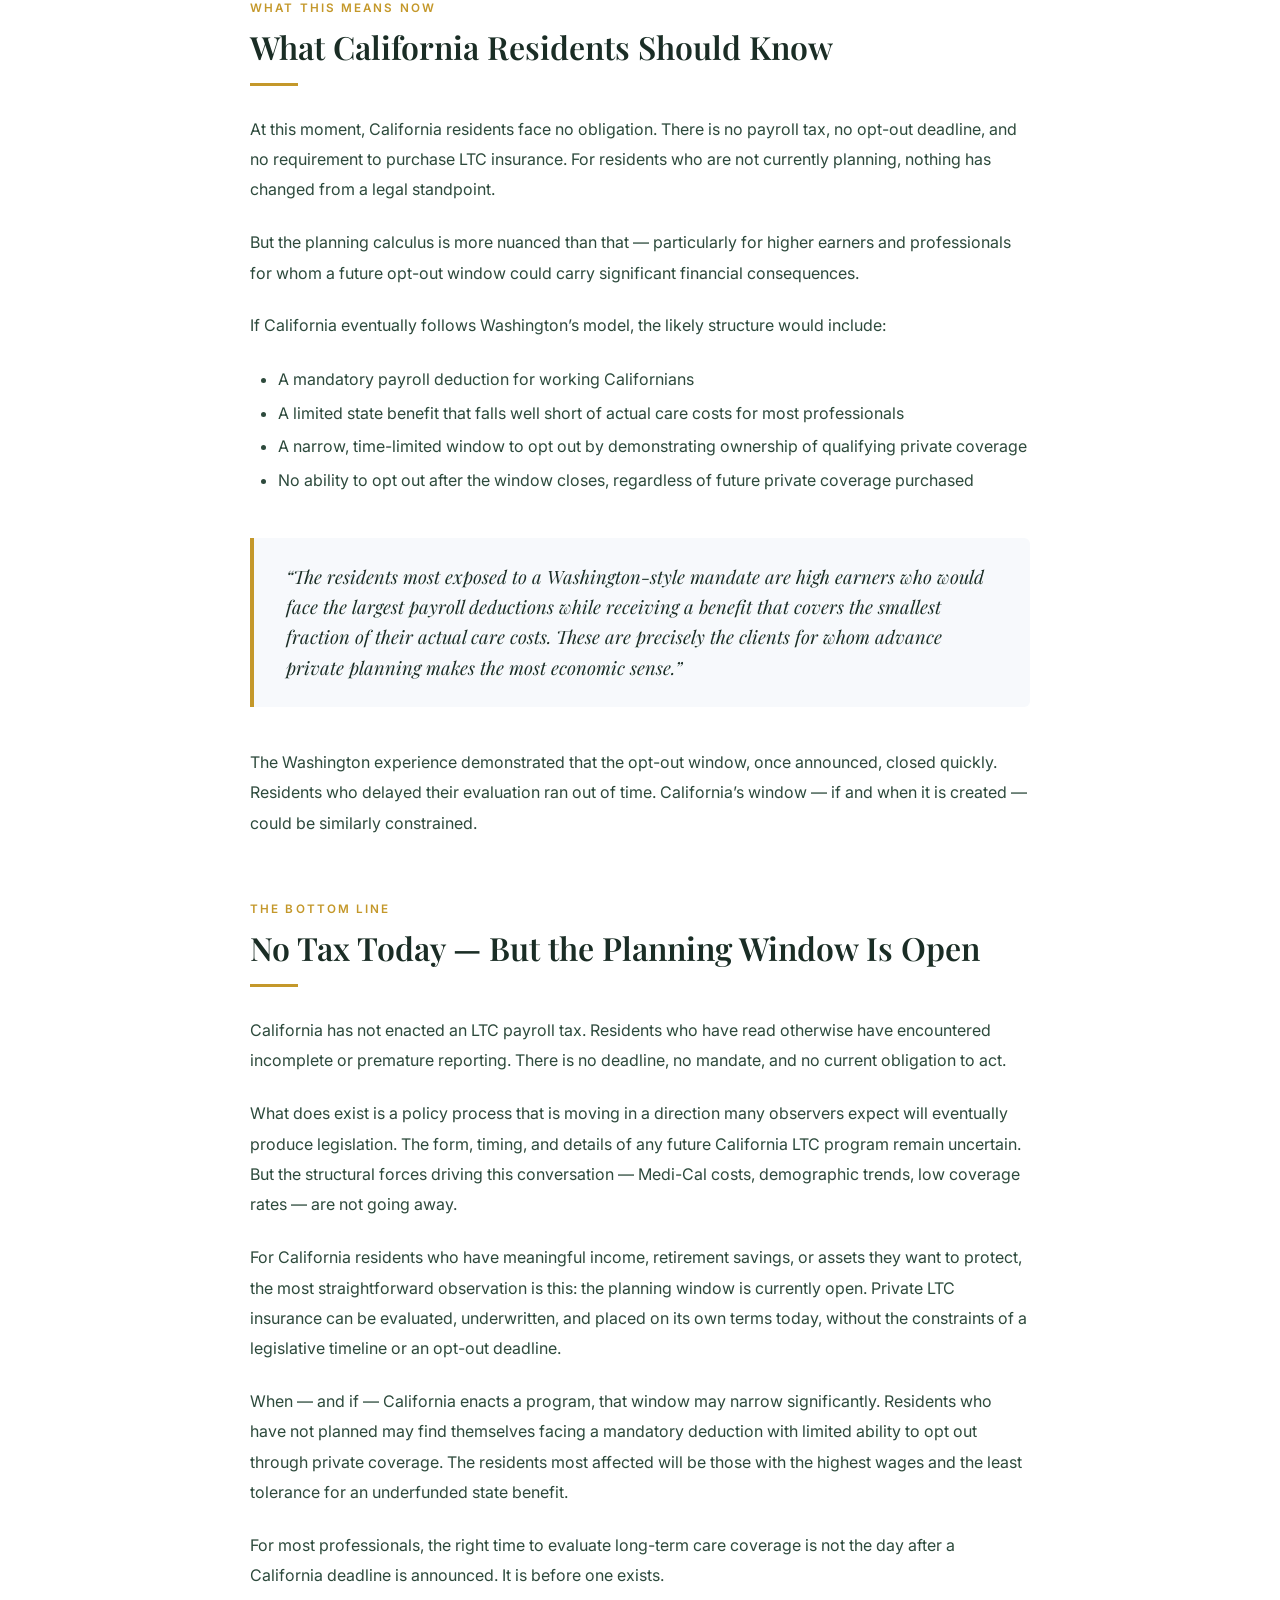
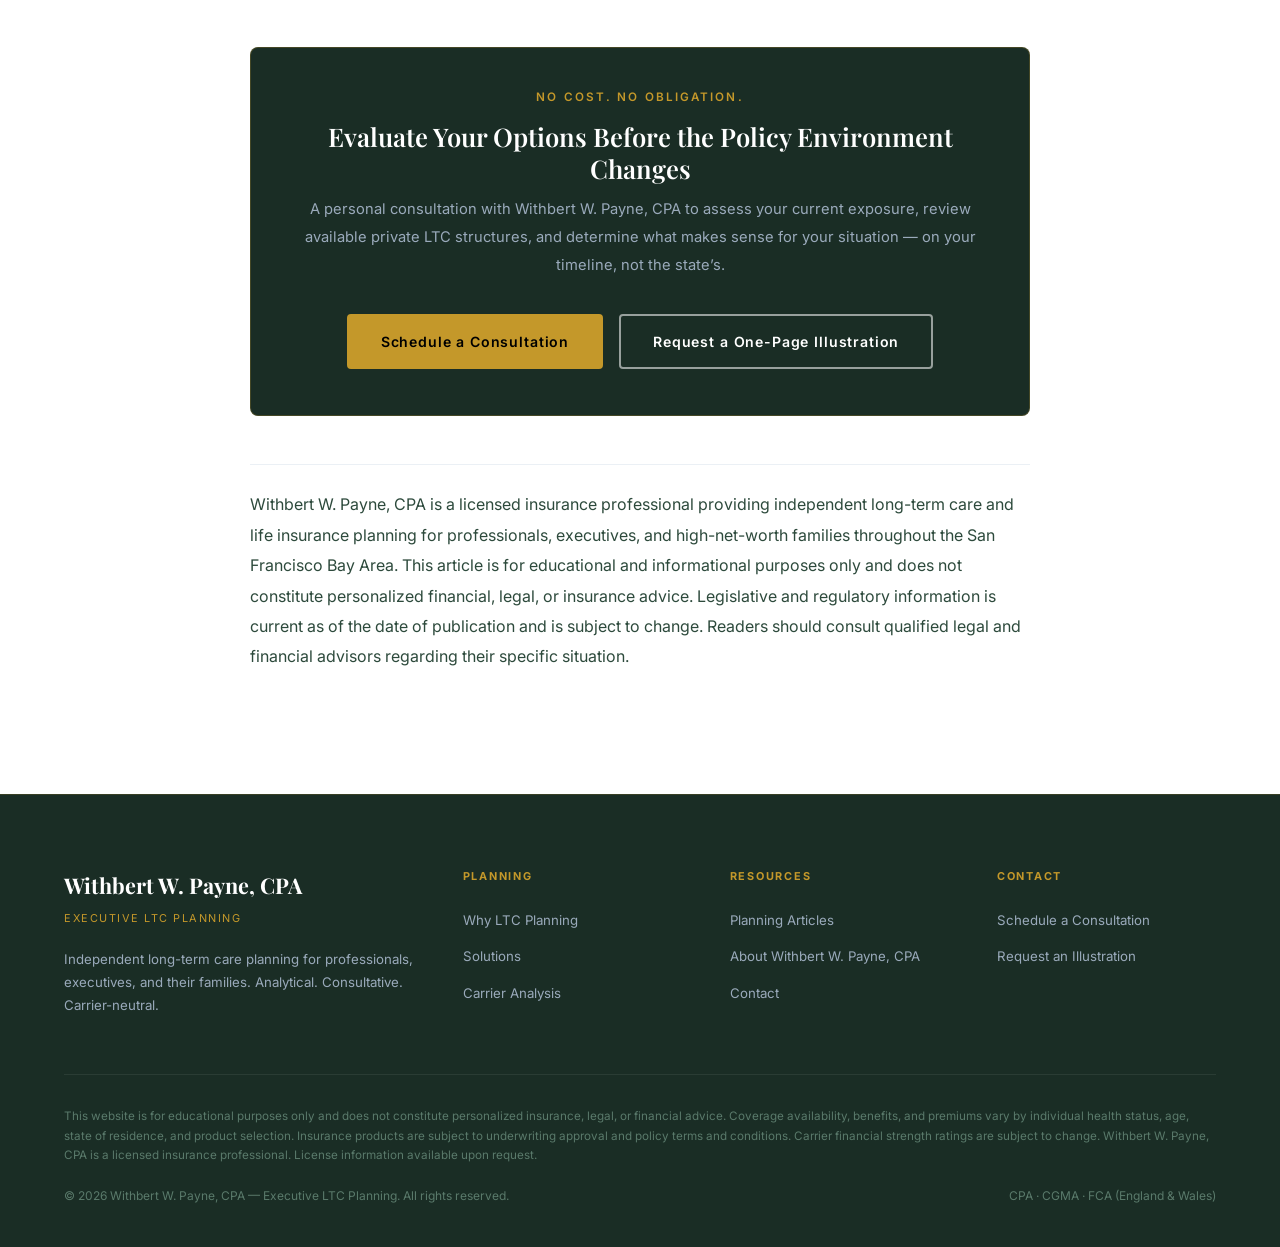
<file: article-california-ltc-tax.html>
<!DOCTYPE html>
<html lang="en">
<head>
  <meta charset="UTF-8">
  <meta name="viewport" content="width=device-width, initial-scale=1.0">
  <title>California Long-Term Care Payroll Tax: What's Actually Happening | Withbert W. Payne, CPA</title>
  <meta name="description" content="No California LTC payroll tax exists today — but the state is actively studying one. What the Task Force is considering, how it compares to Washington, and what it means for your retirement plan.">
  <meta name="robots" content="index, follow">
  <meta name="author" content="Withbert W. Payne, CPA, CGMA, FCA">
  <meta name="keywords" content="California long-term care tax, California LTC payroll tax, California LTC mandate, California long-term care insurance, California WA Cares, California LTC opt-out, long-term care planning California, California LTC Task Force">
  <link rel="canonical" href="https://deanljohnson1954.github.io/WWP/article-california-ltc-tax.html">

  <!-- Open Graph -->
  <meta property="og:type" content="article">
  <meta property="og:title" content="California Long-Term Care Payroll Tax: What's Actually Happening">
  <meta property="og:description" content="No California LTC payroll tax exists today — but the state is actively studying one. What the Task Force is considering, how it compares to Washington, and what it means for your retirement plan.">
  <meta property="og:url" content="https://deanljohnson1954.github.io/WWP/article-california-ltc-tax.html">
  <meta property="og:site_name" content="Withbert W. Payne, CPA — Executive LTC Planning">
  <meta property="article:author" content="Withbert W. Payne, CPA">
  <meta property="article:section" content="California Policy">
  <meta property="article:tag" content="California long-term care tax">
  <meta property="article:tag" content="LTC payroll tax">
  <meta property="article:tag" content="long-term care planning">

  <!-- Twitter Card -->
  <meta name="twitter:card" content="summary">
  <meta name="twitter:title" content="California Long-Term Care Payroll Tax: What's Actually Happening">
  <meta name="twitter:description" content="No California LTC payroll tax exists today — but the state is actively studying one. What residents need to know now.">

  <!-- JSON-LD Structured Data -->
  <script type="application/ld+json">
  {
    "@context": "https://schema.org",
    "@type": "Article",
    "headline": "California Long-Term Care Payroll Tax: What's Actually Happening",
    "description": "No California LTC payroll tax exists today — but the state is actively studying one. What the Task Force is considering, how it compares to Washington State's WA Cares Fund, and what it means for California residents and their retirement plans.",
    "author": {
      "@type": "Person",
      "name": "Withbert W. Payne, CPA, CGMA, FCA",
      "jobTitle": "CPA, CGMA, FCA",
      "url": "https://deanljohnson1954.github.io/WWP/about.html"
    },
    "publisher": {
      "@type": "Organization",
      "name": "Withbert W. Payne, CPA — Executive LTC Planning",
      "url": "https://deanljohnson1954.github.io/WWP/"
    },
    "url": "https://deanljohnson1954.github.io/WWP/article-california-ltc-tax.html",
    "mainEntityOfPage": "https://deanljohnson1954.github.io/WWP/article-california-ltc-tax.html",
    "articleSection": "California Policy",
    "keywords": "California long-term care tax, California LTC payroll tax, California LTC mandate, WA Cares California, long-term care planning",
    "about": {
      "@type": "Thing",
      "name": "California Long-Term Care Program"
    }
  }
  </script>

  <link rel="stylesheet" href="css/style.css">
  <style>
    .article-body {
      max-width: 780px;
      margin: 0 auto;
    }
    .article-body p {
      font-size: 1rem;
      color: var(--text-mid);
      line-height: 1.9;
      margin-bottom: 1.4em;
    }
    .article-section {
      margin-top: 3.5rem;
    }
    .article-section .eyebrow {
      margin-bottom: 0.5rem;
    }
    .article-section h2 {
      font-size: clamp(1.4rem, 2.5vw, 2rem);
      margin-bottom: 1rem;
    }
    .article-divider {
      width: 48px;
      height: 3px;
      background: var(--gold);
      margin: 0.875rem 0 1.75rem;
    }
    .article-stat {
      font-weight: 700;
      color: var(--navy-deep);
    }
    .article-pullquote {
      border-left: 4px solid var(--gold);
      padding: 1.5rem 2rem;
      background: var(--off-white);
      border-radius: 0 6px 6px 0;
      margin: 2.5rem 0;
      font-family: 'Playfair Display', serif;
      font-size: 1.15rem;
      line-height: 1.65;
      color: var(--navy-deep);
      font-style: italic;
    }
    .article-bullets {
      list-style: disc;
      padding-left: 1.75rem;
      color: var(--text-mid);
      font-size: 1rem;
      line-height: 2.1;
      margin: 1rem 0 1.5rem;
    }
    .article-status-box {
      background: var(--off-white);
      border: 1px solid var(--silver-pale);
      border-left: 4px solid var(--gold);
      border-radius: 0 6px 6px 0;
      padding: 1.5rem 2rem;
      margin: 2rem 0;
    }
    .article-status-box p {
      margin-bottom: 0.6em;
      font-size: 0.97rem;
    }
    .article-status-box p:last-child { margin-bottom: 0; }
    .article-status-box strong { color: var(--navy-deep); }
    .article-cta {
      background: var(--navy-deep);
      border: 1px solid rgba(196,152,42,0.25);
      border-radius: 8px;
      padding: 2.5rem 3rem;
      margin-top: 3.5rem;
      text-align: center;
    }
    .article-cta h3 {
      color: var(--white);
      margin-bottom: 0.75rem;
    }
    .article-cta p {
      color: var(--silver);
      font-size: 0.92rem;
      margin-bottom: 1.75rem;
    }
    .article-cta .btn { margin: 0.375rem; }
    .article-disclaimer {
      font-size: 0.78rem;
      color: var(--text-light);
      line-height: 1.7;
      border-top: 1px solid var(--silver-pale);
      padding-top: 1.5rem;
      margin-top: 3rem;
    }
    @media (max-width: 768px) {
      .article-cta { padding: 2rem 1.5rem; }
      .article-pullquote { padding: 1.25rem 1.25rem; font-size: 1rem; }
    }
  </style>
</head>
<body>

<nav class="nav">
  <a href="index.html" class="nav__brand">
    <span class="nav__name">Withbert W. Payne, CPA</span>
    <span class="nav__tagline">Executive LTC Planning</span>
  </a>
  <ul class="nav__links">
    <li><a href="index.html">Home</a></li>
    <li><a href="why-ltc.html">Why LTC</a></li>
    <li><a href="solutions.html">Solutions</a></li>
    <li><a href="carrier-comparison.html">Carrier Analysis</a></li>
    <li><a href="about.html">About</a></li>
    <li><a href="articles.html">Articles</a></li>
    <li><a href="contact.html" class="nav__cta">Schedule a Consultation</a></li>
  </ul>
  <button class="nav__toggle" aria-label="Open menu">
    <span></span><span></span><span></span>
  </button>
</nav>

<section class="page-hero">
  <div class="container">
    <div class="eyebrow">California Policy</div>
    <h1>California LTC Tax: What&rsquo;s Actually Happening</h1>
    <p>California is studying a state-run long-term care program &mdash; but no payroll tax, mandate, or opt-out deadline exists today. Here is what residents and planners need to know.</p>
  </div>
</section>

<section class="section">
  <div class="container">
    <div class="article-body">

      <p>In the years since Washington State enacted its long-term care payroll tax, other states have been watching closely &mdash; and California is no exception. Discussions about a state-run long-term care program have generated attention, concern, and in some cases, premature conclusions about what is actually in place.</p>

      <p>The short answer: as of today, California has not enacted any LTC payroll tax, mandate, or opt-out requirement. What exists is a structured study of the problem &mdash; and a policy conversation that every California resident with meaningful income or assets should be following carefully.</p>

      <!-- Section 1 -->
      <div class="article-section">
        <div class="eyebrow">Current Status</div>
        <h2>Where California Stands Today</h2>
        <div class="article-divider"></div>

        <p>California established a <span class="article-stat">Long-Term Care Insurance Task Force</span> to evaluate potential statewide solutions to the growing long-term care financing challenge. The Task Force&rsquo;s work has focused primarily on two problems: the escalating cost of Medi-Cal long-term care expenditures and the low rate of private LTC planning among California residents.</p>

        <p>Among the structures under review:</p>
        <ul class="article-bullets">
          <li>A payroll tax to fund a basic state LTC benefit</li>
          <li>Mandatory participation for working Californians</li>
          <li>A potential opt-out pathway for individuals who already own qualifying private LTC insurance</li>
        </ul>

        <div class="article-status-box">
          <p><strong>No legislation has passed.</strong> These remain proposals under evaluation, not enacted law.</p>
          <p><strong>No opt-out deadline exists.</strong> There is no window closing, no deadline for residents to act.</p>
          <p><strong>No requirement to purchase LTC insurance.</strong> California residents face no current obligation of any kind.</p>
        </div>

        <p>That said, the policy environment is evolving. California has not adopted the Washington model &mdash; yet. And the Washington experience is shaping how California&rsquo;s Task Force is thinking about design, implementation, and the role of private insurance in any future program.</p>
      </div>

      <!-- Section 2 -->
      <div class="article-section">
        <div class="eyebrow">The Washington Comparison</div>
        <h2>How This Differs From What Washington Did</h2>
        <div class="article-divider"></div>

        <p>Washington State is currently the only state collecting an LTC payroll tax. Workers pay <span class="article-stat">0.58% of wages</span> into the WA Cares Fund. The program provides a lifetime benefit capped at <span class="article-stat">$36,500</span> (indexed for inflation) &mdash; a figure that covers approximately three to four months of nursing home care at current rates.</p>

        <p>Washington allowed a one-time opt-out window for residents who owned qualifying private LTC insurance before a specified deadline. That window has since closed permanently. Workers who did not act before the deadline are now enrolled with no exit available, regardless of what private coverage they acquire later.</p>

        <div class="article-pullquote">
          &ldquo;Washington&rsquo;s experience illustrates the defining feature of any state mandate: the opt-out window, when it closes, closes permanently. Residents who wait to evaluate their options may find they no longer have any.&rdquo;
        </div>

        <p>California is watching Washington closely for several reasons. The WA Cares benefit &mdash; while a meaningful floor for lower-income workers &mdash; is widely viewed as insufficient for higher earners whose care costs and income replacement needs are far larger. It also created a significant planning disparity between those who acted before the opt-out deadline and those who did not. California&rsquo;s Task Force is aware of these dynamics and is evaluating how a California program might be structured differently.</p>
      </div>

      <!-- Section 3 -->
      <div class="article-section">
        <div class="eyebrow">The Driving Factors</div>
        <h2>Why California Is Seriously Considering This</h2>
        <div class="article-divider"></div>

        <p>The pressures motivating California&rsquo;s exploration mirror the conditions that led Washington to act. Several structural factors are making it increasingly difficult for the state to absorb long-term care costs through Medi-Cal alone:</p>

        <ul class="article-bullets">
          <li><strong>Escalating Medi-Cal expenditures.</strong> Long-term care is among the largest and fastest-growing categories of Medi-Cal spending. As California&rsquo;s population ages, the trajectory is unsustainable without structural change.</li>
          <li><strong>A rapidly aging population.</strong> The share of Californians over 65 is growing sharply, and with it, the volume of care events that will need to be financed from somewhere.</li>
          <li><strong>Low private LTC insurance ownership rates.</strong> A small fraction of Californians who would benefit from private LTC coverage actually have it. When those without coverage need care, Medi-Cal typically absorbs the cost after asset spend-down.</li>
          <li><strong>Future taxpayer burden.</strong> Without a dedicated financing mechanism, long-term care costs will be increasingly borne by the general fund &mdash; a political and fiscal pressure that state legislatures are under increasing pressure to address.</li>
        </ul>

        <p>These are the same structural pressures Washington faced. They do not resolve on their own. California&rsquo;s political leadership is aware that a decision to act is likely a matter of when, not if.</p>
      </div>

      <!-- Section 4 -->
      <div class="article-section">
        <div class="eyebrow">What This Means Now</div>
        <h2>What California Residents Should Know</h2>
        <div class="article-divider"></div>

        <p>At this moment, California residents face no obligation. There is no payroll tax, no opt-out deadline, and no requirement to purchase LTC insurance. For residents who are not currently planning, nothing has changed from a legal standpoint.</p>

        <p>But the planning calculus is more nuanced than that &mdash; particularly for higher earners and professionals for whom a future opt-out window could carry significant financial consequences.</p>

        <p>If California eventually follows Washington&rsquo;s model, the likely structure would include:</p>
        <ul class="article-bullets">
          <li>A mandatory payroll deduction for working Californians</li>
          <li>A limited state benefit that falls well short of actual care costs for most professionals</li>
          <li>A narrow, time-limited window to opt out by demonstrating ownership of qualifying private coverage</li>
          <li>No ability to opt out after the window closes, regardless of future private coverage purchased</li>
        </ul>

        <div class="article-pullquote">
          &ldquo;The residents most exposed to a Washington-style mandate are high earners who would face the largest payroll deductions while receiving a benefit that covers the smallest fraction of their actual care costs. These are precisely the clients for whom advance private planning makes the most economic sense.&rdquo;
        </div>

        <p>The Washington experience demonstrated that the opt-out window, once announced, closed quickly. Residents who delayed their evaluation ran out of time. California&rsquo;s window &mdash; if and when it is created &mdash; could be similarly constrained.</p>
      </div>

      <!-- Section 5 -->
      <div class="article-section">
        <div class="eyebrow">The Bottom Line</div>
        <h2>No Tax Today &mdash; But the Planning Window Is Open</h2>
        <div class="article-divider"></div>

        <p>California has not enacted an LTC payroll tax. Residents who have read otherwise have encountered incomplete or premature reporting. There is no deadline, no mandate, and no current obligation to act.</p>

        <p>What does exist is a policy process that is moving in a direction many observers expect will eventually produce legislation. The form, timing, and details of any future California LTC program remain uncertain. But the structural forces driving this conversation &mdash; Medi-Cal costs, demographic trends, low coverage rates &mdash; are not going away.</p>

        <p>For California residents who have meaningful income, retirement savings, or assets they want to protect, the most straightforward observation is this: the planning window is currently open. Private LTC insurance can be evaluated, underwritten, and placed on its own terms today, without the constraints of a legislative timeline or an opt-out deadline.</p>

        <p>When &mdash; and if &mdash; California enacts a program, that window may narrow significantly. Residents who have not planned may find themselves facing a mandatory deduction with limited ability to opt out through private coverage. The residents most affected will be those with the highest wages and the least tolerance for an underfunded state benefit.</p>

        <p>For most professionals, the right time to evaluate long-term care coverage is not the day after a California deadline is announced. It is before one exists.</p>
      </div>

      <!-- CTA -->
      <div class="article-cta">
        <div class="eyebrow" style="display:block;margin-bottom:0.75rem;">No Cost. No Obligation.</div>
        <h3>Evaluate Your Options Before the Policy Environment Changes</h3>
        <p>A personal consultation with Withbert W. Payne, CPA to assess your current exposure, review available private LTC structures, and determine what makes sense for your situation &mdash; on your timeline, not the state&rsquo;s.</p>
        <a href="contact.html" class="btn btn-primary">Schedule a Consultation</a>
        <a href="contact.html#illustration" class="btn btn-outline">Request a One-Page Illustration</a>
      </div>

      <p class="article-disclaimer">
        Withbert W. Payne, CPA is a licensed insurance professional providing independent long-term care and life insurance planning for professionals, executives, and high-net-worth families throughout the San Francisco Bay Area. This article is for educational and informational purposes only and does not constitute personalized financial, legal, or insurance advice. Legislative and regulatory information is current as of the date of publication and is subject to change. Readers should consult qualified legal and financial advisors regarding their specific situation.
      </p>

    </div>
  </div>
</section>

<footer class="footer">
  <div class="container">
    <div class="footer__grid">
      <div>
        <div class="footer__brand-name">Withbert W. Payne, CPA</div>
        <div class="footer__brand-tagline">Executive LTC Planning</div>
        <p class="footer__bio">Independent long-term care planning for professionals, executives, and their families. Analytical. Consultative. Carrier-neutral.</p>
      </div>
      <div>
        <div class="footer__heading">Planning</div>
        <ul class="footer__links">
          <li><a href="why-ltc.html">Why LTC Planning</a></li>
          <li><a href="solutions.html">Solutions</a></li>
          <li><a href="carrier-comparison.html">Carrier Analysis</a></li>
        </ul>
      </div>
      <div>
        <div class="footer__heading">Resources</div>
        <ul class="footer__links">
          <li><a href="articles.html">Planning Articles</a></li>
          <li><a href="about.html">About Withbert W. Payne, CPA</a></li>
          <li><a href="contact.html">Contact</a></li>
        </ul>
      </div>
      <div>
        <div class="footer__heading">Contact</div>
        <ul class="footer__links">
          <li><a href="contact.html">Schedule a Consultation</a></li>
          <li><a href="contact.html#illustration">Request an Illustration</a></li>
        </ul>
      </div>
    </div>
    <div class="footer__bottom">
      <p class="footer__disclaimer">
        This website is for educational purposes only and does not constitute personalized insurance, legal, or financial advice. Coverage availability, benefits, and premiums vary by individual health status, age, state of residence, and product selection. Insurance products are subject to underwriting approval and policy terms and conditions. Carrier financial strength ratings are subject to change. Withbert W. Payne, CPA is a licensed insurance professional. License information available upon request.
      </p>
      <div class="footer__copyright">
        <span>&copy; 2026 Withbert W. Payne, CPA &mdash; Executive LTC Planning. All rights reserved.</span>
        <span>CPA &middot; CGMA &middot; FCA (England &amp; Wales)</span>
      </div>
    </div>
  </div>
</footer>

<script src="js/main.js"></script>
</body>
</html>
</file>
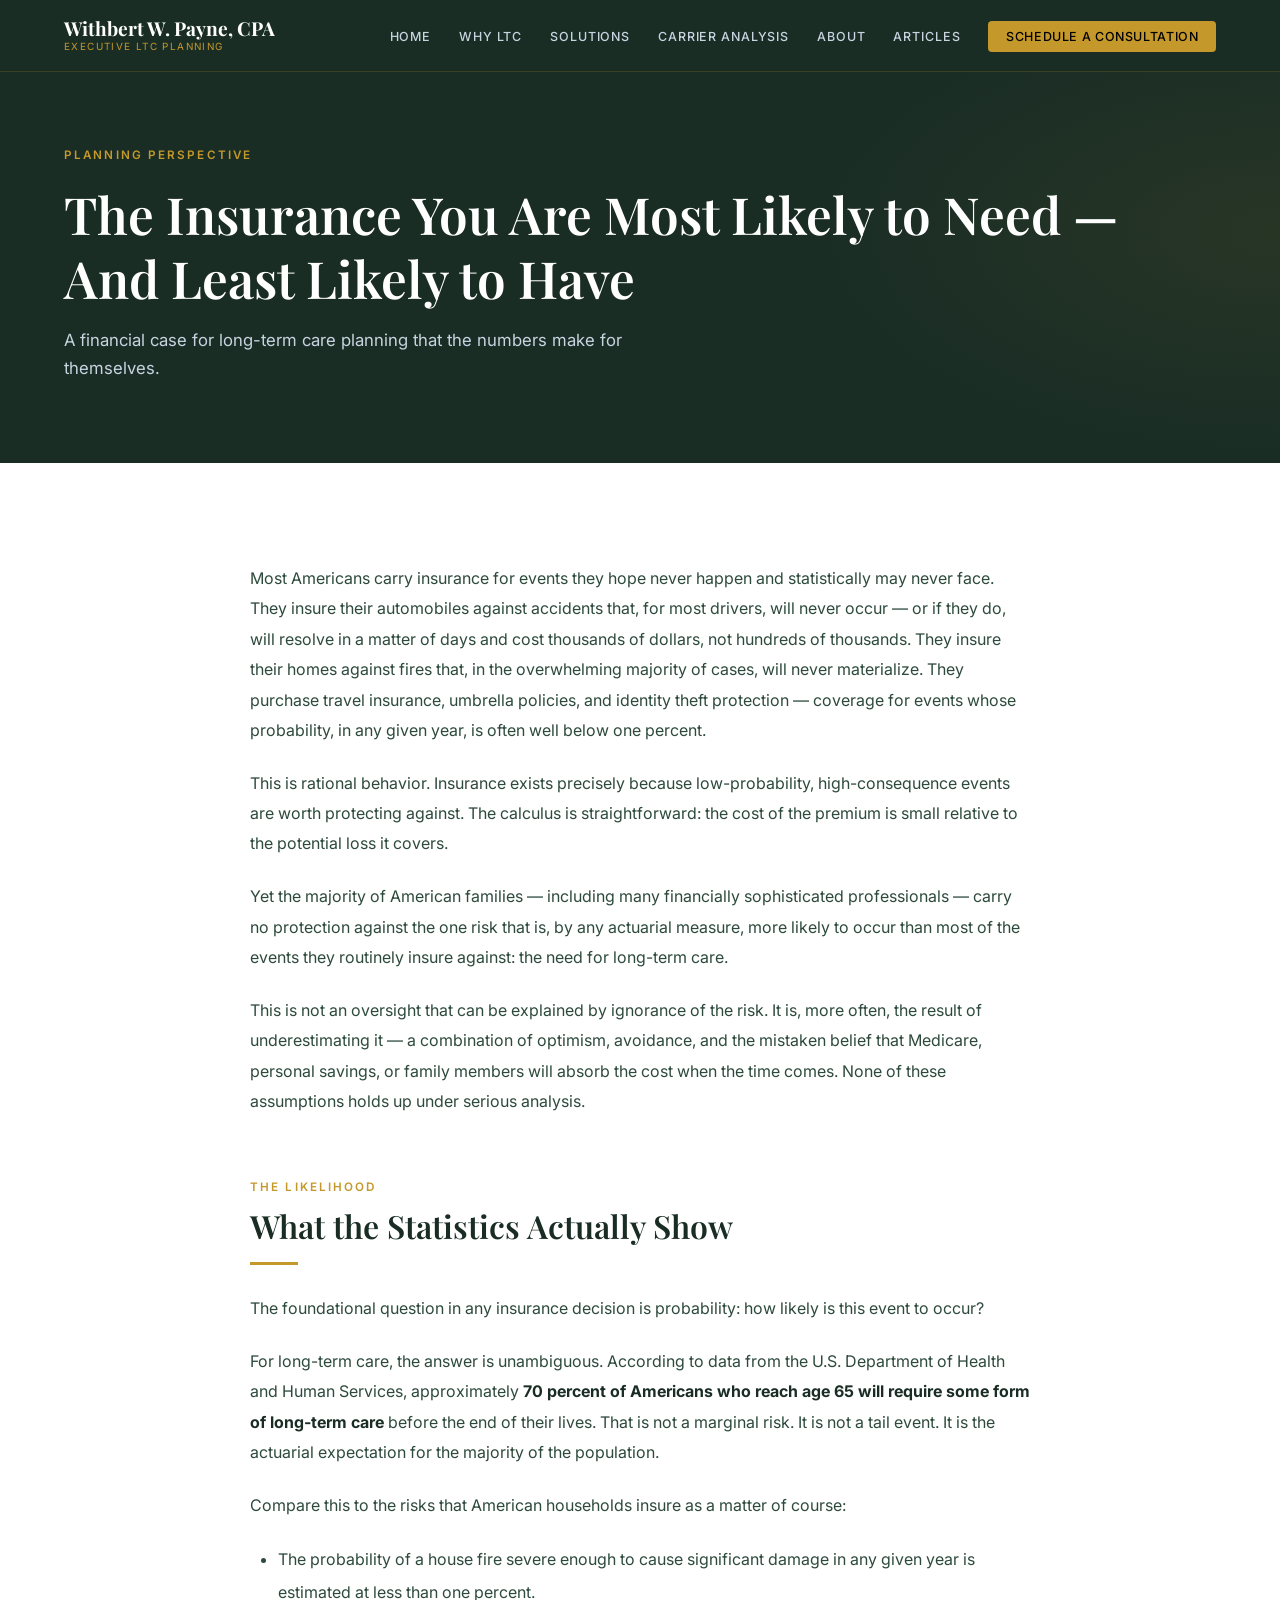
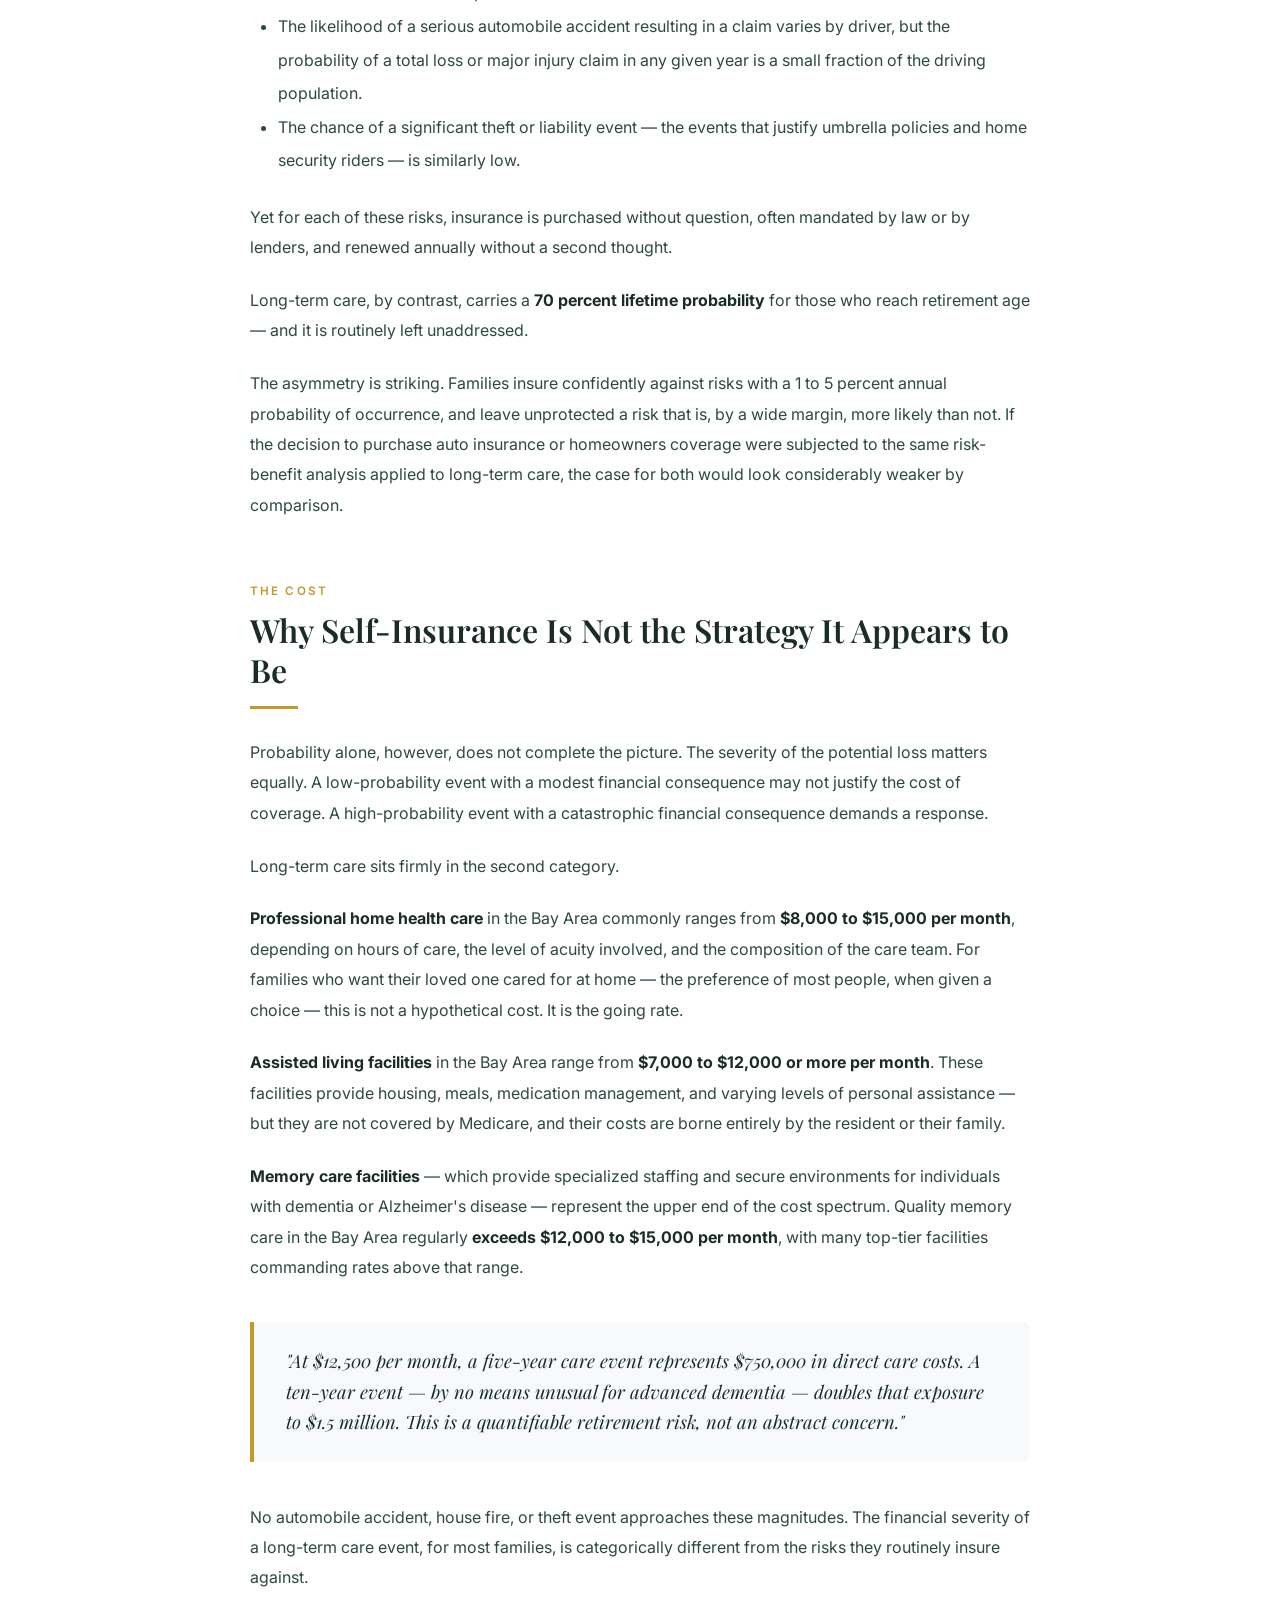
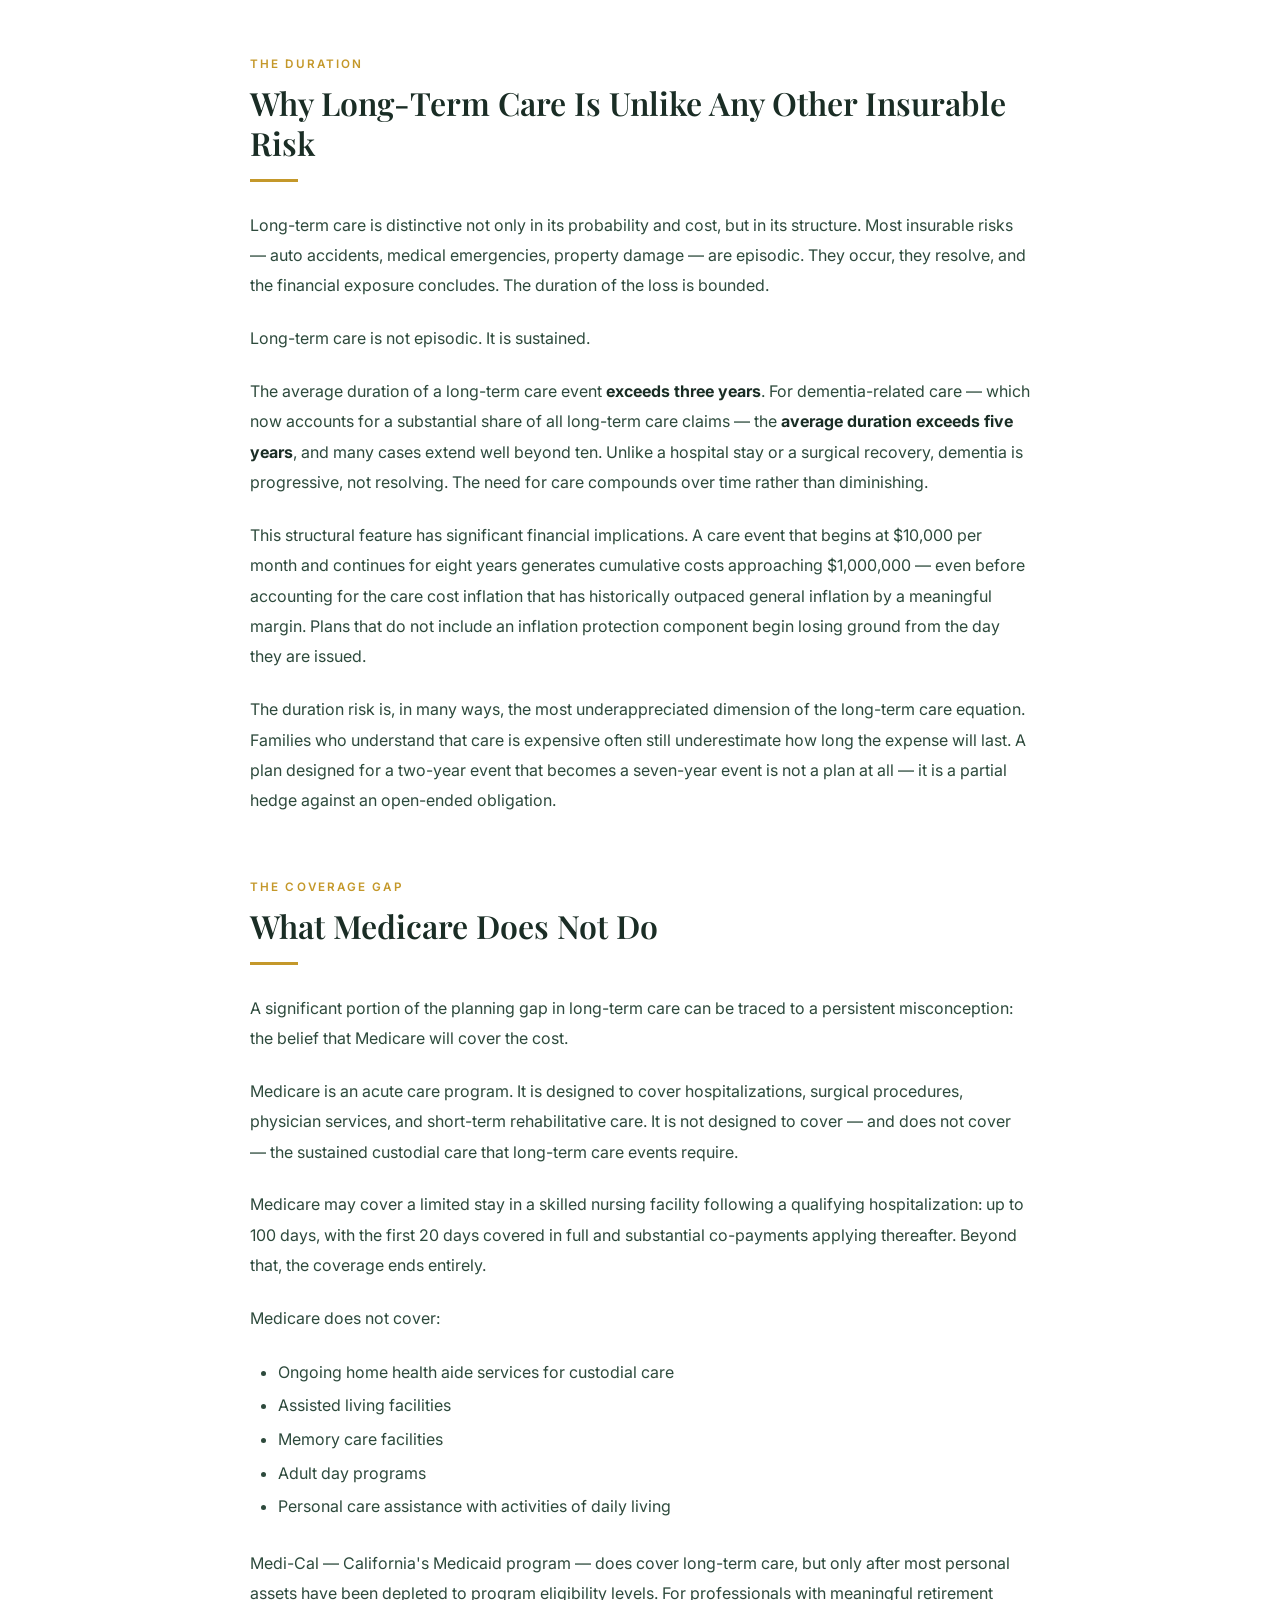
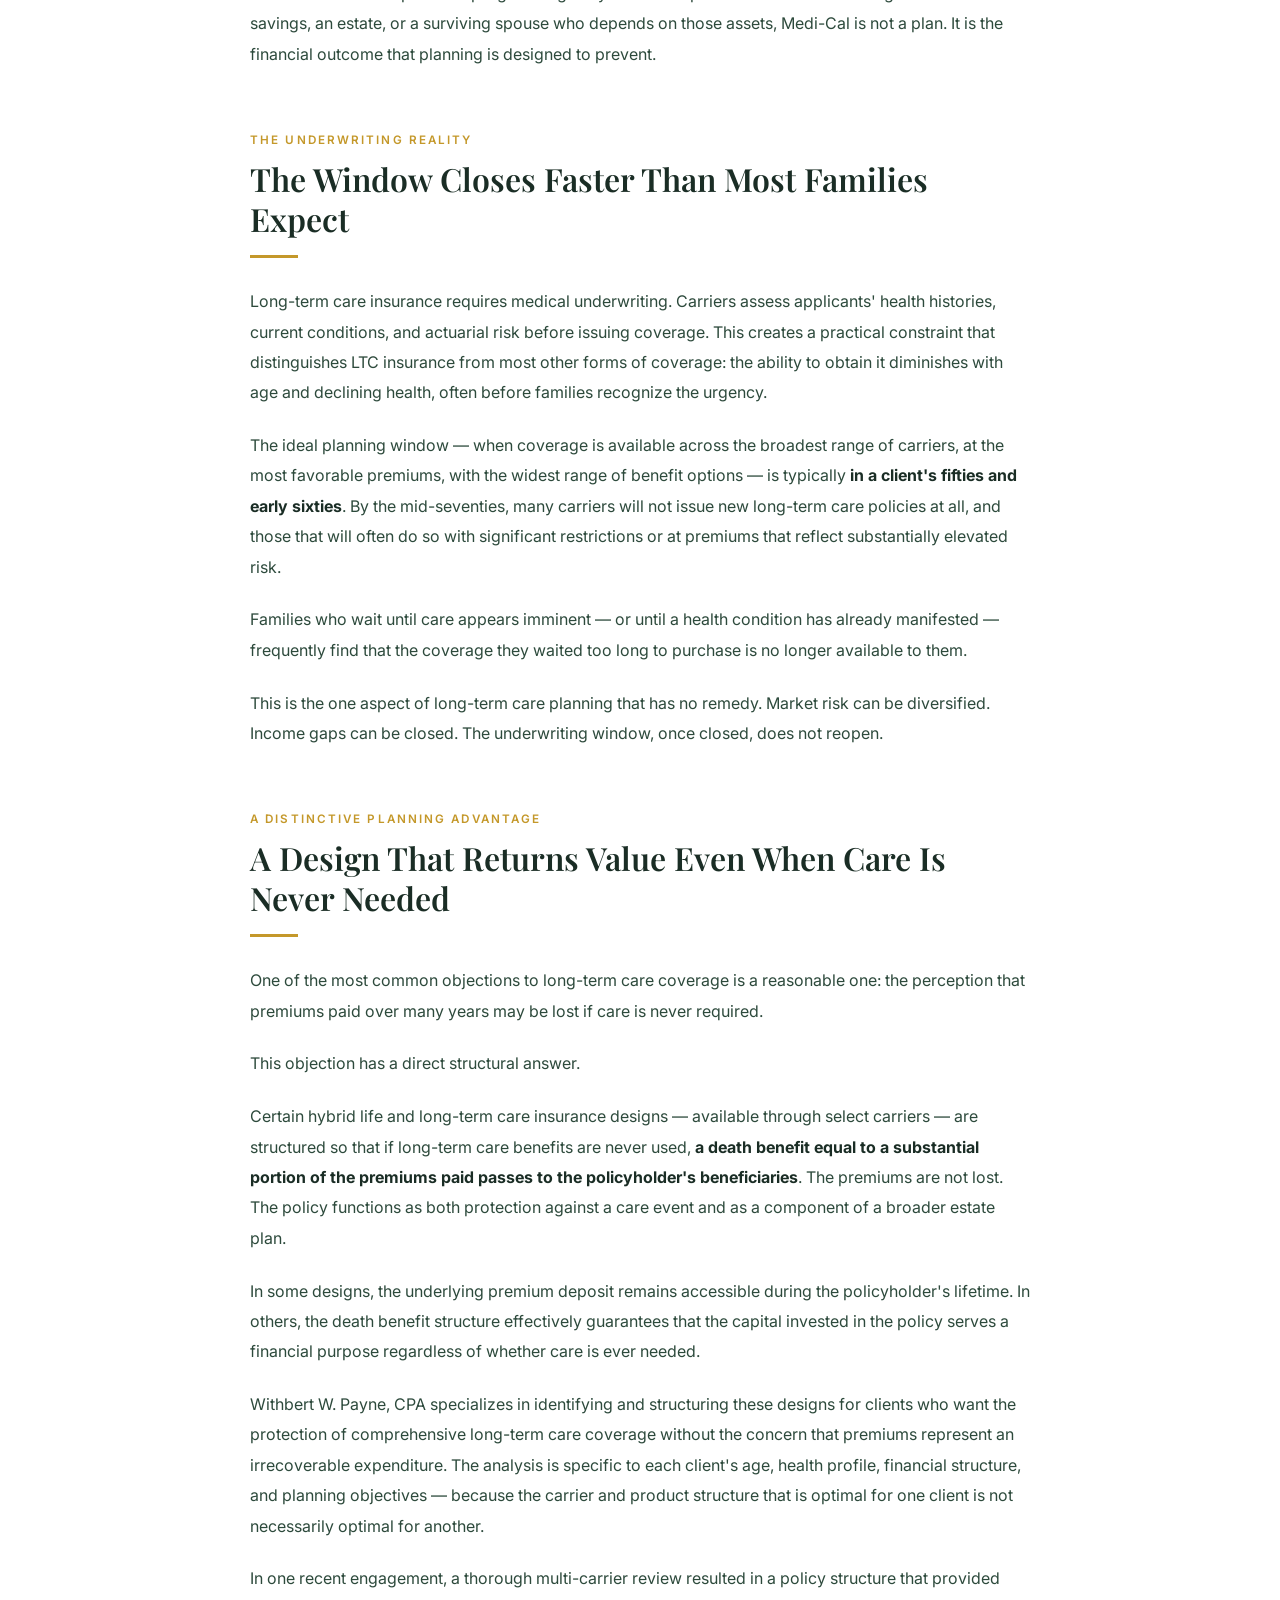
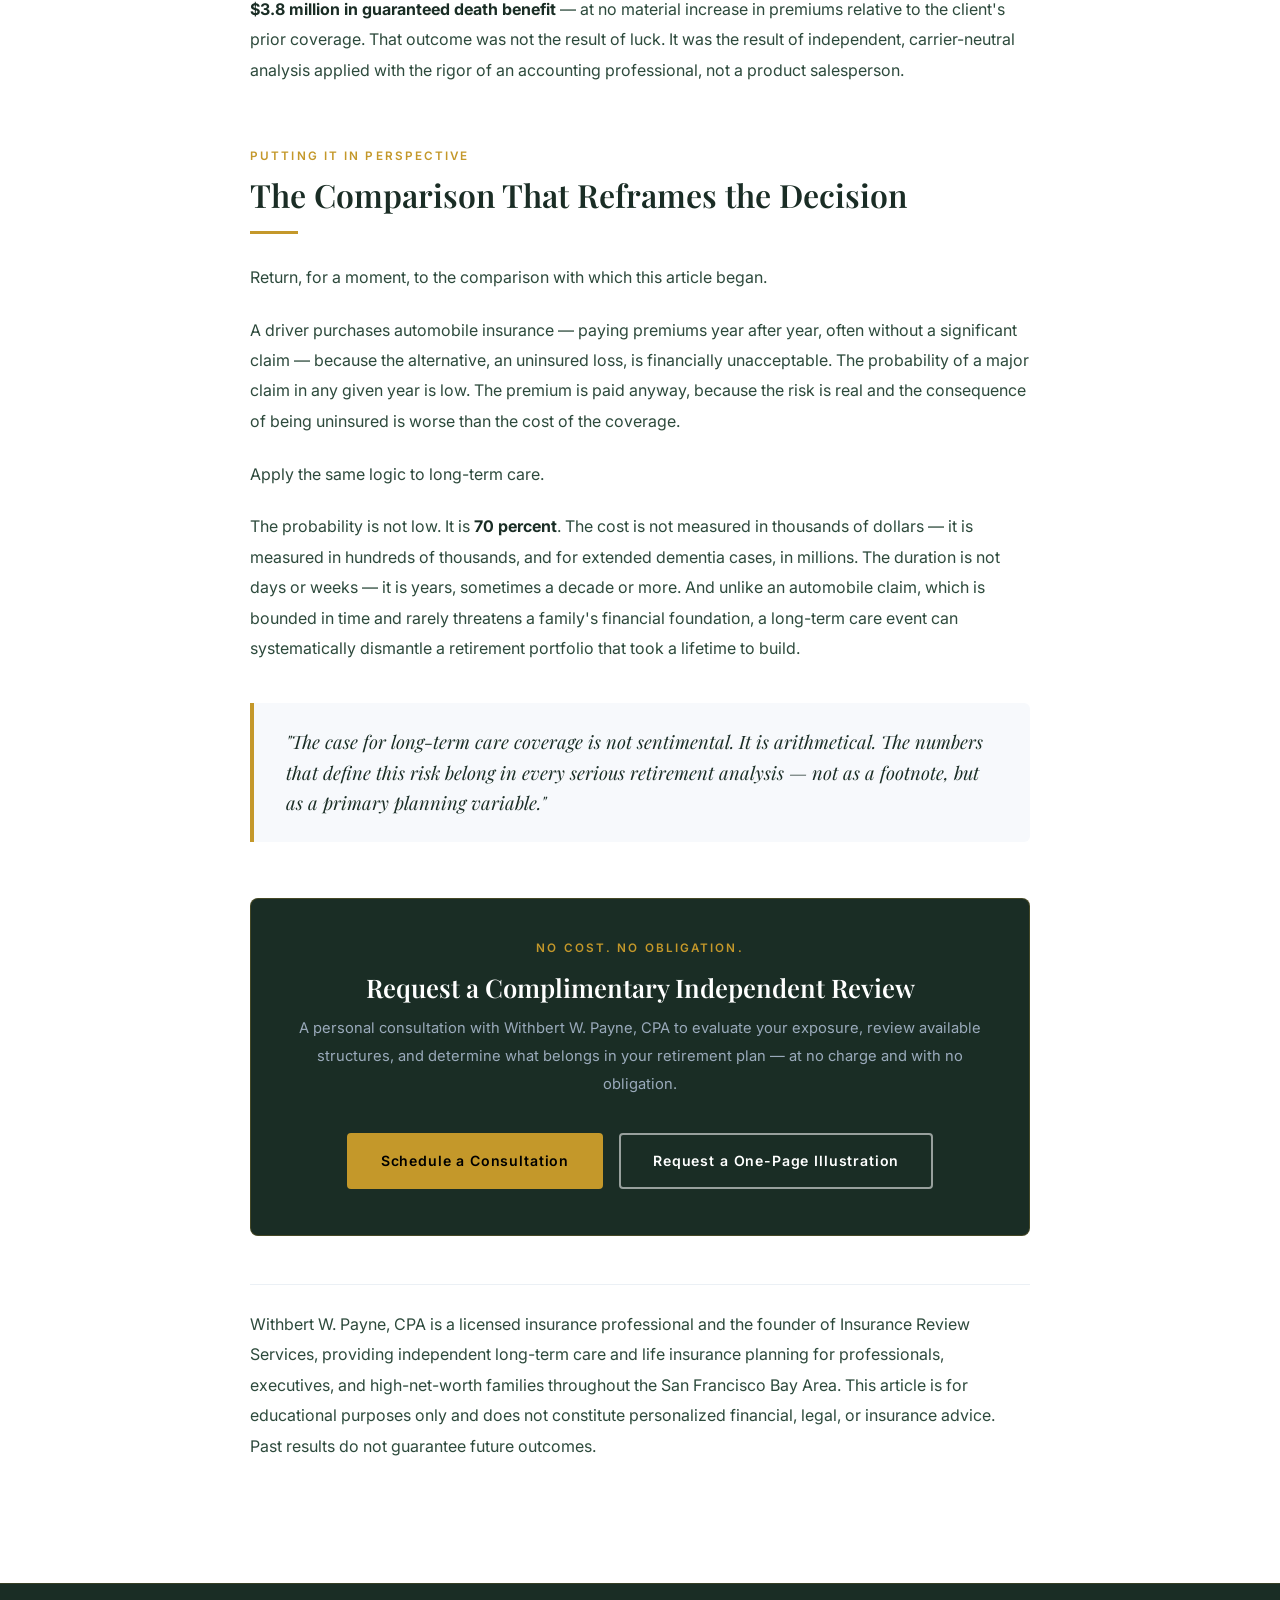
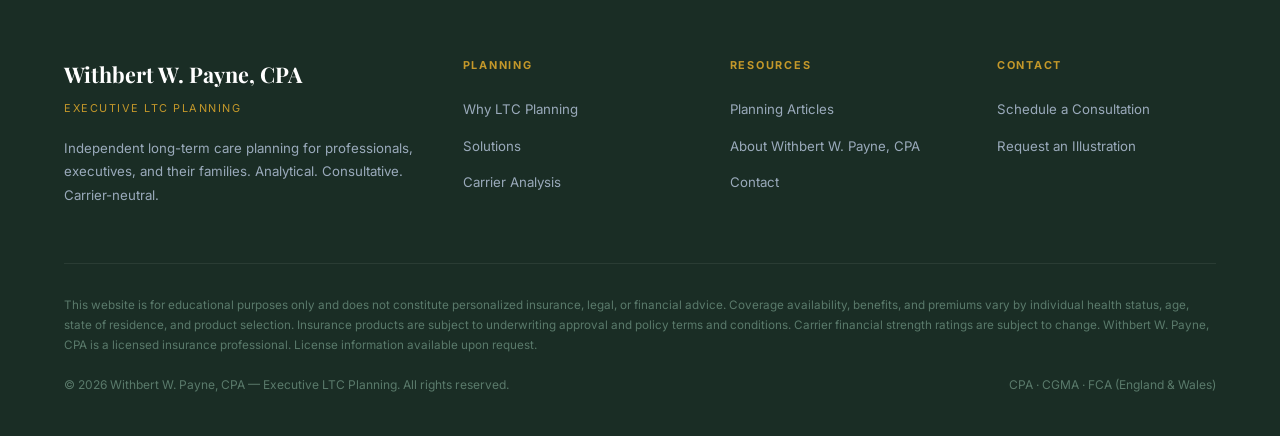
<file: article-ltc-importance.html>
<!DOCTYPE html>
<html lang="en">
<head>
  <meta charset="UTF-8">
  <meta name="viewport" content="width=device-width, initial-scale=1.0">
  <title>Long-Term Care Insurance: The Risk Most Likely to Be Unplanned | Withbert W. Payne, CPA</title>
  <meta name="description" content="70% of Americans reaching age 65 will need long-term care. Most have no plan. A data-driven case for why this risk is larger, more expensive, and more time-sensitive than most families realize.">
  <meta name="robots" content="index, follow">
  <meta name="author" content="Withbert W. Payne, CPA, CGMA, FCA">
  <meta name="keywords" content="long-term care insurance, LTC insurance need, long-term care planning, long-term care risk, LTC statistics, who needs long-term care insurance, retirement planning LTC">
  <link rel="canonical" href="https://deanljohnson1954.github.io/WWP/article-ltc-importance.html">

  <!-- Open Graph -->
  <meta property="og:type" content="article">
  <meta property="og:title" content="Long-Term Care Insurance: The Risk Most Likely to Be Unplanned">
  <meta property="og:description" content="70% of Americans reaching 65 will need long-term care. Most have no plan. A data-driven case for why this risk is larger, more expensive, and more urgent than most families realize.">
  <meta property="og:url" content="https://deanljohnson1954.github.io/WWP/article-ltc-importance.html">
  <meta property="og:site_name" content="Withbert W. Payne, CPA — Executive LTC Planning">
  <meta property="article:author" content="Withbert W. Payne, CPA">
  <meta property="article:section" content="Long-Term Care Risk">
  <meta property="article:tag" content="long-term care insurance">
  <meta property="article:tag" content="LTC planning">

  <!-- Twitter Card -->
  <meta name="twitter:card" content="summary">
  <meta name="twitter:title" content="Long-Term Care Insurance: The Risk Most Likely to Be Unplanned">
  <meta name="twitter:description" content="70% of Americans reaching 65 will need long-term care. Most have no plan. A data-driven case for why this risk is larger than most families realize.">

  <!-- JSON-LD Structured Data -->
  <script type="application/ld+json">
  {
    "@context": "https://schema.org",
    "@type": "Article",
    "headline": "Long-Term Care Insurance: The Risk Most Likely to Be Unplanned",
    "description": "Seventy percent of Americans who reach age 65 will require some form of long-term care. Most have no plan for it. A data-driven examination of why this risk is larger, more expensive, and more time-sensitive than most families realize.",
    "author": {
      "@type": "Person",
      "name": "Withbert W. Payne, CPA, CGMA, FCA",
      "jobTitle": "CPA, CGMA, FCA",
      "url": "https://deanljohnson1954.github.io/WWP/about.html"
    },
    "publisher": {
      "@type": "Organization",
      "name": "Withbert W. Payne, CPA — Executive LTC Planning",
      "url": "https://deanljohnson1954.github.io/WWP/"
    },
    "url": "https://deanljohnson1954.github.io/WWP/article-ltc-importance.html",
    "mainEntityOfPage": "https://deanljohnson1954.github.io/WWP/article-ltc-importance.html",
    "articleSection": "Long-Term Care Risk",
    "keywords": "long-term care insurance, LTC need, long-term care statistics, retirement planning, LTC risk"
  }
  </script>

  <link rel="stylesheet" href="css/style.css">
  <style>
    .article-body {
      max-width: 780px;
      margin: 0 auto;
    }
    .article-body p {
      font-size: 1rem;
      color: var(--text-mid);
      line-height: 1.9;
      margin-bottom: 1.4em;
    }
    .article-section {
      margin-top: 3.5rem;
    }
    .article-section .eyebrow {
      margin-bottom: 0.5rem;
    }
    .article-section h2 {
      font-size: clamp(1.4rem, 2.5vw, 2rem);
      margin-bottom: 1rem;
    }
    .article-divider {
      width: 48px;
      height: 3px;
      background: var(--gold);
      margin: 0.875rem 0 1.75rem;
    }
    .article-stat {
      font-weight: 700;
      color: var(--navy-deep);
    }
    .article-pullquote {
      border-left: 4px solid var(--gold);
      padding: 1.5rem 2rem;
      background: var(--off-white);
      border-radius: 0 6px 6px 0;
      margin: 2.5rem 0;
      font-family: 'Playfair Display', serif;
      font-size: 1.15rem;
      line-height: 1.65;
      color: var(--navy-deep);
      font-style: italic;
    }
    .article-bullets {
      list-style: disc;
      padding-left: 1.75rem;
      color: var(--text-mid);
      font-size: 1rem;
      line-height: 2.1;
      margin: 1rem 0 1.5rem;
    }
    .article-cta {
      background: var(--navy-deep);
      border: 1px solid rgba(196,152,42,0.25);
      border-radius: 8px;
      padding: 2.5rem 3rem;
      margin-top: 3.5rem;
      text-align: center;
    }
    .article-cta h3 {
      color: var(--white);
      margin-bottom: 0.75rem;
    }
    .article-cta p {
      color: var(--silver);
      font-size: 0.92rem;
      margin-bottom: 1.75rem;
    }
    .article-cta .btn { margin: 0.375rem; }
    .article-disclaimer {
      font-size: 0.78rem;
      color: var(--text-light);
      line-height: 1.7;
      border-top: 1px solid var(--silver-pale);
      padding-top: 1.5rem;
      margin-top: 3rem;
    }
    @media (max-width: 768px) {
      .article-cta { padding: 2rem 1.5rem; }
      .article-pullquote { padding: 1.25rem 1.25rem; font-size: 1rem; }
    }
  </style>
</head>
<body>

<nav class="nav">
  <a href="index.html" class="nav__brand">
    <span class="nav__name">Withbert W. Payne, CPA</span>
    <span class="nav__tagline">Executive LTC Planning</span>
  </a>
  <ul class="nav__links">
    <li><a href="index.html">Home</a></li>
    <li><a href="why-ltc.html">Why LTC</a></li>
    <li><a href="solutions.html">Solutions</a></li>
    <li><a href="carrier-comparison.html">Carrier Analysis</a></li>
    <li><a href="about.html">About</a></li>
    <li><a href="articles.html">Articles</a></li>
    <li><a href="contact.html" class="nav__cta">Schedule a Consultation</a></li>
  </ul>
  <button class="nav__toggle" aria-label="Open menu">
    <span></span><span></span><span></span>
  </button>
</nav>

<section class="page-hero">
  <div class="container">
    <div class="eyebrow">Planning Perspective</div>
    <h1>The Insurance You Are Most Likely to Need — And Least Likely to Have</h1>
    <p>A financial case for long-term care planning that the numbers make for themselves.</p>
  </div>
</section>

<section class="section">
  <div class="container">
    <div class="article-body">

      <p>Most Americans carry insurance for events they hope never happen and statistically may never face. They insure their automobiles against accidents that, for most drivers, will never occur — or if they do, will resolve in a matter of days and cost thousands of dollars, not hundreds of thousands. They insure their homes against fires that, in the overwhelming majority of cases, will never materialize. They purchase travel insurance, umbrella policies, and identity theft protection — coverage for events whose probability, in any given year, is often well below one percent.</p>

      <p>This is rational behavior. Insurance exists precisely because low-probability, high-consequence events are worth protecting against. The calculus is straightforward: the cost of the premium is small relative to the potential loss it covers.</p>

      <p>Yet the majority of American families — including many financially sophisticated professionals — carry no protection against the one risk that is, by any actuarial measure, more likely to occur than most of the events they routinely insure against: the need for long-term care.</p>

      <p>This is not an oversight that can be explained by ignorance of the risk. It is, more often, the result of underestimating it — a combination of optimism, avoidance, and the mistaken belief that Medicare, personal savings, or family members will absorb the cost when the time comes. None of these assumptions holds up under serious analysis.</p>

      <!-- Section 1 -->
      <div class="article-section">
        <div class="eyebrow">The Likelihood</div>
        <h2>What the Statistics Actually Show</h2>
        <div class="article-divider"></div>

        <p>The foundational question in any insurance decision is probability: how likely is this event to occur?</p>

        <p>For long-term care, the answer is unambiguous. According to data from the U.S. Department of Health and Human Services, approximately <span class="article-stat">70 percent of Americans who reach age 65 will require some form of long-term care</span> before the end of their lives. That is not a marginal risk. It is not a tail event. It is the actuarial expectation for the majority of the population.</p>

        <p>Compare this to the risks that American households insure as a matter of course:</p>

        <ul class="article-bullets">
          <li>The probability of a house fire severe enough to cause significant damage in any given year is estimated at less than one percent.</li>
          <li>The likelihood of a serious automobile accident resulting in a claim varies by driver, but the probability of a total loss or major injury claim in any given year is a small fraction of the driving population.</li>
          <li>The chance of a significant theft or liability event — the events that justify umbrella policies and home security riders — is similarly low.</li>
        </ul>

        <p>Yet for each of these risks, insurance is purchased without question, often mandated by law or by lenders, and renewed annually without a second thought.</p>

        <p>Long-term care, by contrast, carries a <span class="article-stat">70 percent lifetime probability</span> for those who reach retirement age — and it is routinely left unaddressed.</p>

        <p>The asymmetry is striking. Families insure confidently against risks with a 1 to 5 percent annual probability of occurrence, and leave unprotected a risk that is, by a wide margin, more likely than not. If the decision to purchase auto insurance or homeowners coverage were subjected to the same risk-benefit analysis applied to long-term care, the case for both would look considerably weaker by comparison.</p>
      </div>

      <!-- Section 2 -->
      <div class="article-section">
        <div class="eyebrow">The Cost</div>
        <h2>Why Self-Insurance Is Not the Strategy It Appears to Be</h2>
        <div class="article-divider"></div>

        <p>Probability alone, however, does not complete the picture. The severity of the potential loss matters equally. A low-probability event with a modest financial consequence may not justify the cost of coverage. A high-probability event with a catastrophic financial consequence demands a response.</p>

        <p>Long-term care sits firmly in the second category.</p>

        <p><span class="article-stat">Professional home health care</span> in the Bay Area commonly ranges from <span class="article-stat">$8,000 to $15,000 per month</span>, depending on hours of care, the level of acuity involved, and the composition of the care team. For families who want their loved one cared for at home — the preference of most people, when given a choice — this is not a hypothetical cost. It is the going rate.</p>

        <p><span class="article-stat">Assisted living facilities</span> in the Bay Area range from <span class="article-stat">$7,000 to $12,000 or more per month</span>. These facilities provide housing, meals, medication management, and varying levels of personal assistance — but they are not covered by Medicare, and their costs are borne entirely by the resident or their family.</p>

        <p><span class="article-stat">Memory care facilities</span> — which provide specialized staffing and secure environments for individuals with dementia or Alzheimer's disease — represent the upper end of the cost spectrum. Quality memory care in the Bay Area regularly <span class="article-stat">exceeds $12,000 to $15,000 per month</span>, with many top-tier facilities commanding rates above that range.</p>

        <div class="article-pullquote">
          "At $12,500 per month, a five-year care event represents $750,000 in direct care costs. A ten-year event — by no means unusual for advanced dementia — doubles that exposure to $1.5 million. This is a quantifiable retirement risk, not an abstract concern."
        </div>

        <p>No automobile accident, house fire, or theft event approaches these magnitudes. The financial severity of a long-term care event, for most families, is categorically different from the risks they routinely insure against.</p>
      </div>

      <!-- Section 3 -->
      <div class="article-section">
        <div class="eyebrow">The Duration</div>
        <h2>Why Long-Term Care Is Unlike Any Other Insurable Risk</h2>
        <div class="article-divider"></div>

        <p>Long-term care is distinctive not only in its probability and cost, but in its structure. Most insurable risks — auto accidents, medical emergencies, property damage — are episodic. They occur, they resolve, and the financial exposure concludes. The duration of the loss is bounded.</p>

        <p>Long-term care is not episodic. It is sustained.</p>

        <p>The average duration of a long-term care event <span class="article-stat">exceeds three years</span>. For dementia-related care — which now accounts for a substantial share of all long-term care claims — the <span class="article-stat">average duration exceeds five years</span>, and many cases extend well beyond ten. Unlike a hospital stay or a surgical recovery, dementia is progressive, not resolving. The need for care compounds over time rather than diminishing.</p>

        <p>This structural feature has significant financial implications. A care event that begins at $10,000 per month and continues for eight years generates cumulative costs approaching $1,000,000 — even before accounting for the care cost inflation that has historically outpaced general inflation by a meaningful margin. Plans that do not include an inflation protection component begin losing ground from the day they are issued.</p>

        <p>The duration risk is, in many ways, the most underappreciated dimension of the long-term care equation. Families who understand that care is expensive often still underestimate how long the expense will last. A plan designed for a two-year event that becomes a seven-year event is not a plan at all — it is a partial hedge against an open-ended obligation.</p>
      </div>

      <!-- Section 4 -->
      <div class="article-section">
        <div class="eyebrow">The Coverage Gap</div>
        <h2>What Medicare Does Not Do</h2>
        <div class="article-divider"></div>

        <p>A significant portion of the planning gap in long-term care can be traced to a persistent misconception: the belief that Medicare will cover the cost.</p>

        <p>Medicare is an acute care program. It is designed to cover hospitalizations, surgical procedures, physician services, and short-term rehabilitative care. It is not designed to cover — and does not cover — the sustained custodial care that long-term care events require.</p>

        <p>Medicare may cover a limited stay in a skilled nursing facility following a qualifying hospitalization: up to 100 days, with the first 20 days covered in full and substantial co-payments applying thereafter. Beyond that, the coverage ends entirely.</p>

        <p>Medicare does not cover:</p>
        <ul class="article-bullets">
          <li>Ongoing home health aide services for custodial care</li>
          <li>Assisted living facilities</li>
          <li>Memory care facilities</li>
          <li>Adult day programs</li>
          <li>Personal care assistance with activities of daily living</li>
        </ul>

        <p>Medi-Cal — California's Medicaid program — does cover long-term care, but only after most personal assets have been depleted to program eligibility levels. For professionals with meaningful retirement savings, an estate, or a surviving spouse who depends on those assets, Medi-Cal is not a plan. It is the financial outcome that planning is designed to prevent.</p>
      </div>

      <!-- Section 5 -->
      <div class="article-section">
        <div class="eyebrow">The Underwriting Reality</div>
        <h2>The Window Closes Faster Than Most Families Expect</h2>
        <div class="article-divider"></div>

        <p>Long-term care insurance requires medical underwriting. Carriers assess applicants' health histories, current conditions, and actuarial risk before issuing coverage. This creates a practical constraint that distinguishes LTC insurance from most other forms of coverage: the ability to obtain it diminishes with age and declining health, often before families recognize the urgency.</p>

        <p>The ideal planning window — when coverage is available across the broadest range of carriers, at the most favorable premiums, with the widest range of benefit options — is typically <span class="article-stat">in a client's fifties and early sixties</span>. By the mid-seventies, many carriers will not issue new long-term care policies at all, and those that will often do so with significant restrictions or at premiums that reflect substantially elevated risk.</p>

        <p>Families who wait until care appears imminent — or until a health condition has already manifested — frequently find that the coverage they waited too long to purchase is no longer available to them.</p>

        <p>This is the one aspect of long-term care planning that has no remedy. Market risk can be diversified. Income gaps can be closed. The underwriting window, once closed, does not reopen.</p>
      </div>

      <!-- Section 6 -->
      <div class="article-section">
        <div class="eyebrow">A Distinctive Planning Advantage</div>
        <h2>A Design That Returns Value Even When Care Is Never Needed</h2>
        <div class="article-divider"></div>

        <p>One of the most common objections to long-term care coverage is a reasonable one: the perception that premiums paid over many years may be lost if care is never required.</p>

        <p>This objection has a direct structural answer.</p>

        <p>Certain hybrid life and long-term care insurance designs — available through select carriers — are structured so that if long-term care benefits are never used, <span class="article-stat">a death benefit equal to a substantial portion of the premiums paid passes to the policyholder's beneficiaries</span>. The premiums are not lost. The policy functions as both protection against a care event and as a component of a broader estate plan.</p>

        <p>In some designs, the underlying premium deposit remains accessible during the policyholder's lifetime. In others, the death benefit structure effectively guarantees that the capital invested in the policy serves a financial purpose regardless of whether care is ever needed.</p>

        <p>Withbert W. Payne, CPA specializes in identifying and structuring these designs for clients who want the protection of comprehensive long-term care coverage without the concern that premiums represent an irrecoverable expenditure. The analysis is specific to each client's age, health profile, financial structure, and planning objectives — because the carrier and product structure that is optimal for one client is not necessarily optimal for another.</p>

        <p>In one recent engagement, a thorough multi-carrier review resulted in a policy structure that provided <span class="article-stat">$3.8 million in guaranteed death benefit</span> — at no material increase in premiums relative to the client's prior coverage. That outcome was not the result of luck. It was the result of independent, carrier-neutral analysis applied with the rigor of an accounting professional, not a product salesperson.</p>
      </div>

      <!-- Section 7 -->
      <div class="article-section">
        <div class="eyebrow">Putting It in Perspective</div>
        <h2>The Comparison That Reframes the Decision</h2>
        <div class="article-divider"></div>

        <p>Return, for a moment, to the comparison with which this article began.</p>

        <p>A driver purchases automobile insurance — paying premiums year after year, often without a significant claim — because the alternative, an uninsured loss, is financially unacceptable. The probability of a major claim in any given year is low. The premium is paid anyway, because the risk is real and the consequence of being uninsured is worse than the cost of the coverage.</p>

        <p>Apply the same logic to long-term care.</p>

        <p>The probability is not low. It is <span class="article-stat">70 percent</span>. The cost is not measured in thousands of dollars — it is measured in hundreds of thousands, and for extended dementia cases, in millions. The duration is not days or weeks — it is years, sometimes a decade or more. And unlike an automobile claim, which is bounded in time and rarely threatens a family's financial foundation, a long-term care event can systematically dismantle a retirement portfolio that took a lifetime to build.</p>

        <div class="article-pullquote">
          "The case for long-term care coverage is not sentimental. It is arithmetical. The numbers that define this risk belong in every serious retirement analysis — not as a footnote, but as a primary planning variable."
        </div>
      </div>

      <!-- CTA box -->
      <div class="article-cta">
        <div class="eyebrow" style="display:block;margin-bottom:0.75rem;">No Cost. No Obligation.</div>
        <h3>Request a Complimentary Independent Review</h3>
        <p>A personal consultation with Withbert W. Payne, CPA to evaluate your exposure, review available structures, and determine what belongs in your retirement plan — at no charge and with no obligation.</p>
        <a href="contact.html" class="btn btn-primary">Schedule a Consultation</a>
        <a href="contact.html#illustration" class="btn btn-outline">Request a One-Page Illustration</a>
      </div>

      <p class="article-disclaimer">
        Withbert W. Payne, CPA is a licensed insurance professional and the founder of Insurance Review Services, providing independent long-term care and life insurance planning for professionals, executives, and high-net-worth families throughout the San Francisco Bay Area. This article is for educational purposes only and does not constitute personalized financial, legal, or insurance advice. Past results do not guarantee future outcomes.
      </p>

    </div>
  </div>
</section>

<footer class="footer">
  <div class="container">
    <div class="footer__grid">
      <div>
        <div class="footer__brand-name">Withbert W. Payne, CPA</div>
        <div class="footer__brand-tagline">Executive LTC Planning</div>
        <p class="footer__bio">Independent long-term care planning for professionals, executives, and their families. Analytical. Consultative. Carrier-neutral.</p>
      </div>
      <div>
        <div class="footer__heading">Planning</div>
        <ul class="footer__links">
          <li><a href="why-ltc.html">Why LTC Planning</a></li>
          <li><a href="solutions.html">Solutions</a></li>
          <li><a href="carrier-comparison.html">Carrier Analysis</a></li>
        </ul>
      </div>
      <div>
        <div class="footer__heading">Resources</div>
        <ul class="footer__links">
          <li><a href="articles.html">Planning Articles</a></li>
          <li><a href="about.html">About Withbert W. Payne, CPA</a></li>
          <li><a href="contact.html">Contact</a></li>
        </ul>
      </div>
      <div>
        <div class="footer__heading">Contact</div>
        <ul class="footer__links">
          <li><a href="contact.html">Schedule a Consultation</a></li>
          <li><a href="contact.html#illustration">Request an Illustration</a></li>
        </ul>
      </div>
    </div>
    <div class="footer__bottom">
      <p class="footer__disclaimer">
        This website is for educational purposes only and does not constitute personalized insurance, legal, or financial advice. Coverage availability, benefits, and premiums vary by individual health status, age, state of residence, and product selection. Insurance products are subject to underwriting approval and policy terms and conditions. Carrier financial strength ratings are subject to change. Withbert W. Payne, CPA is a licensed insurance professional. License information available upon request.
      </p>
      <div class="footer__copyright">
        <span>&copy; 2026 Withbert W. Payne, CPA — Executive LTC Planning. All rights reserved.</span>
        <span>CPA &middot; CGMA &middot; FCA (England &amp; Wales)</span>
      </div>
    </div>
  </div>
</footer>

<script src="js/main.js"></script>
</body>
</html>
</file>
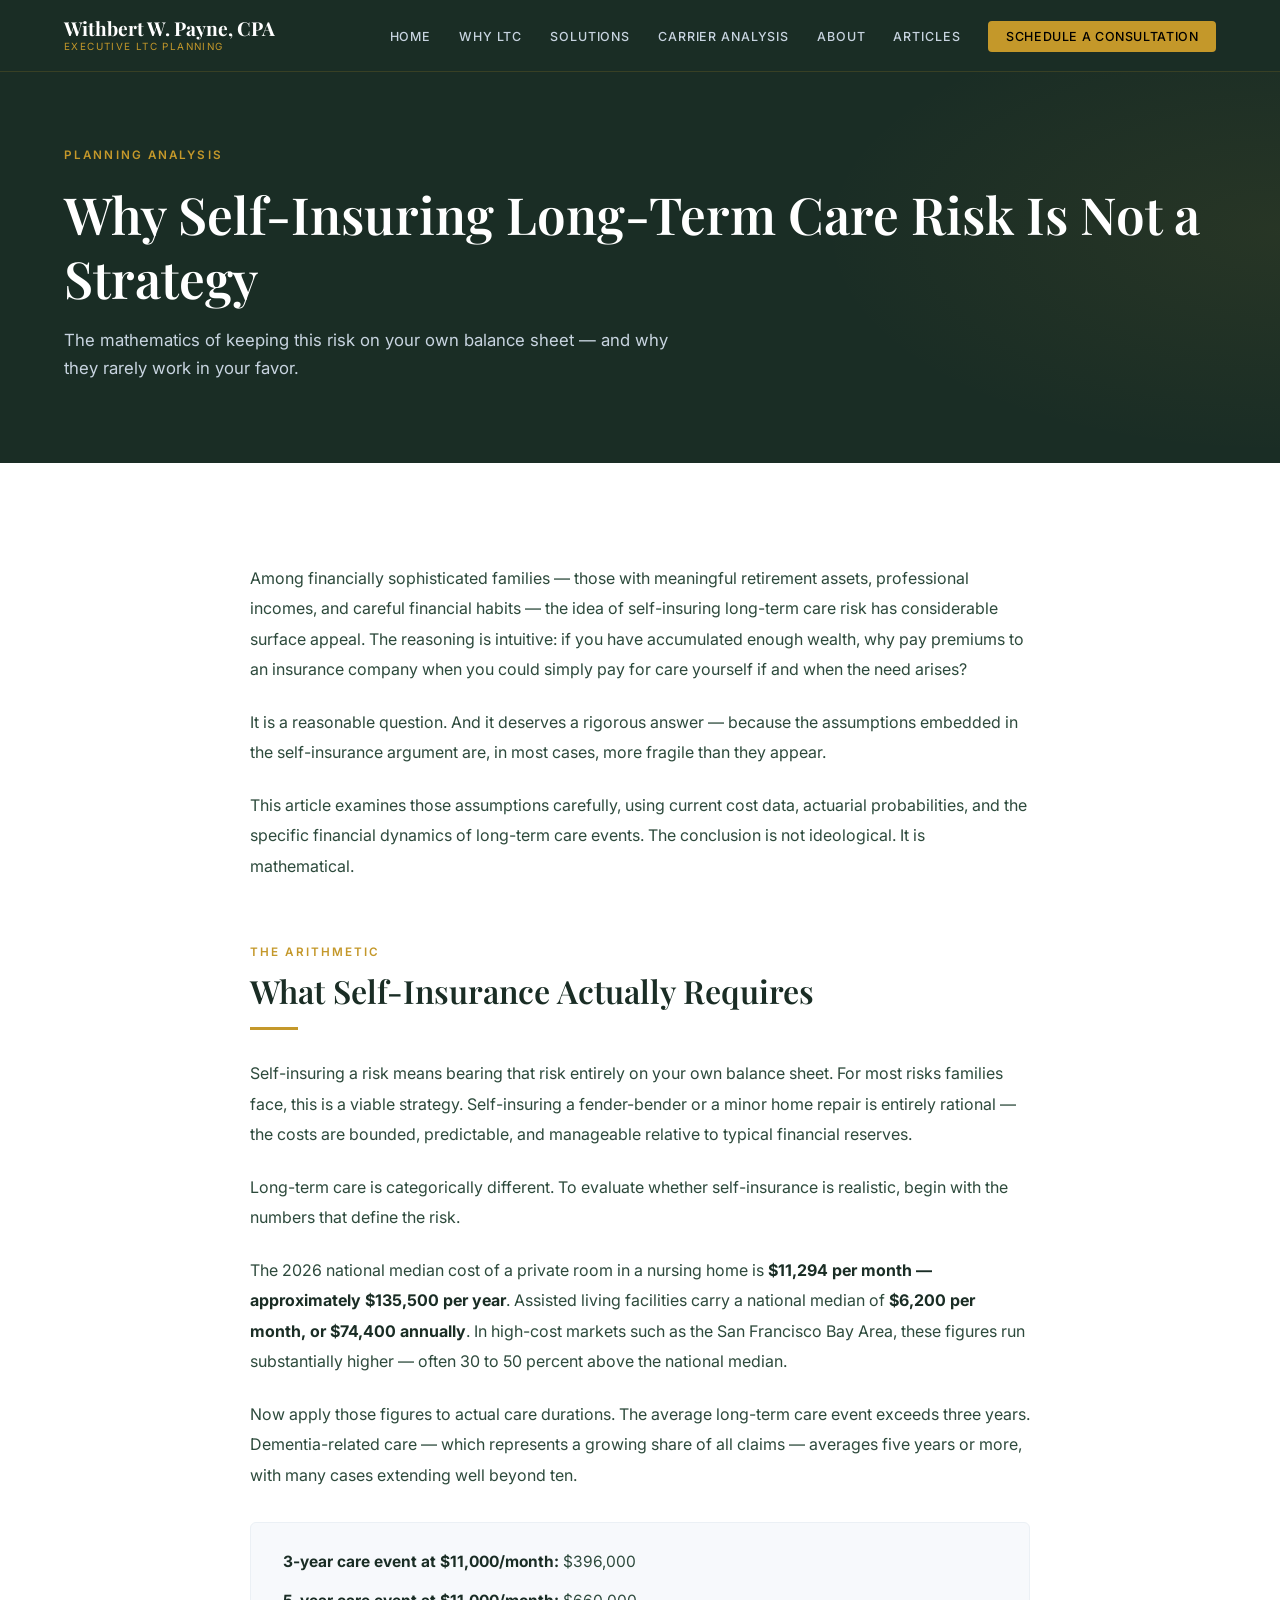
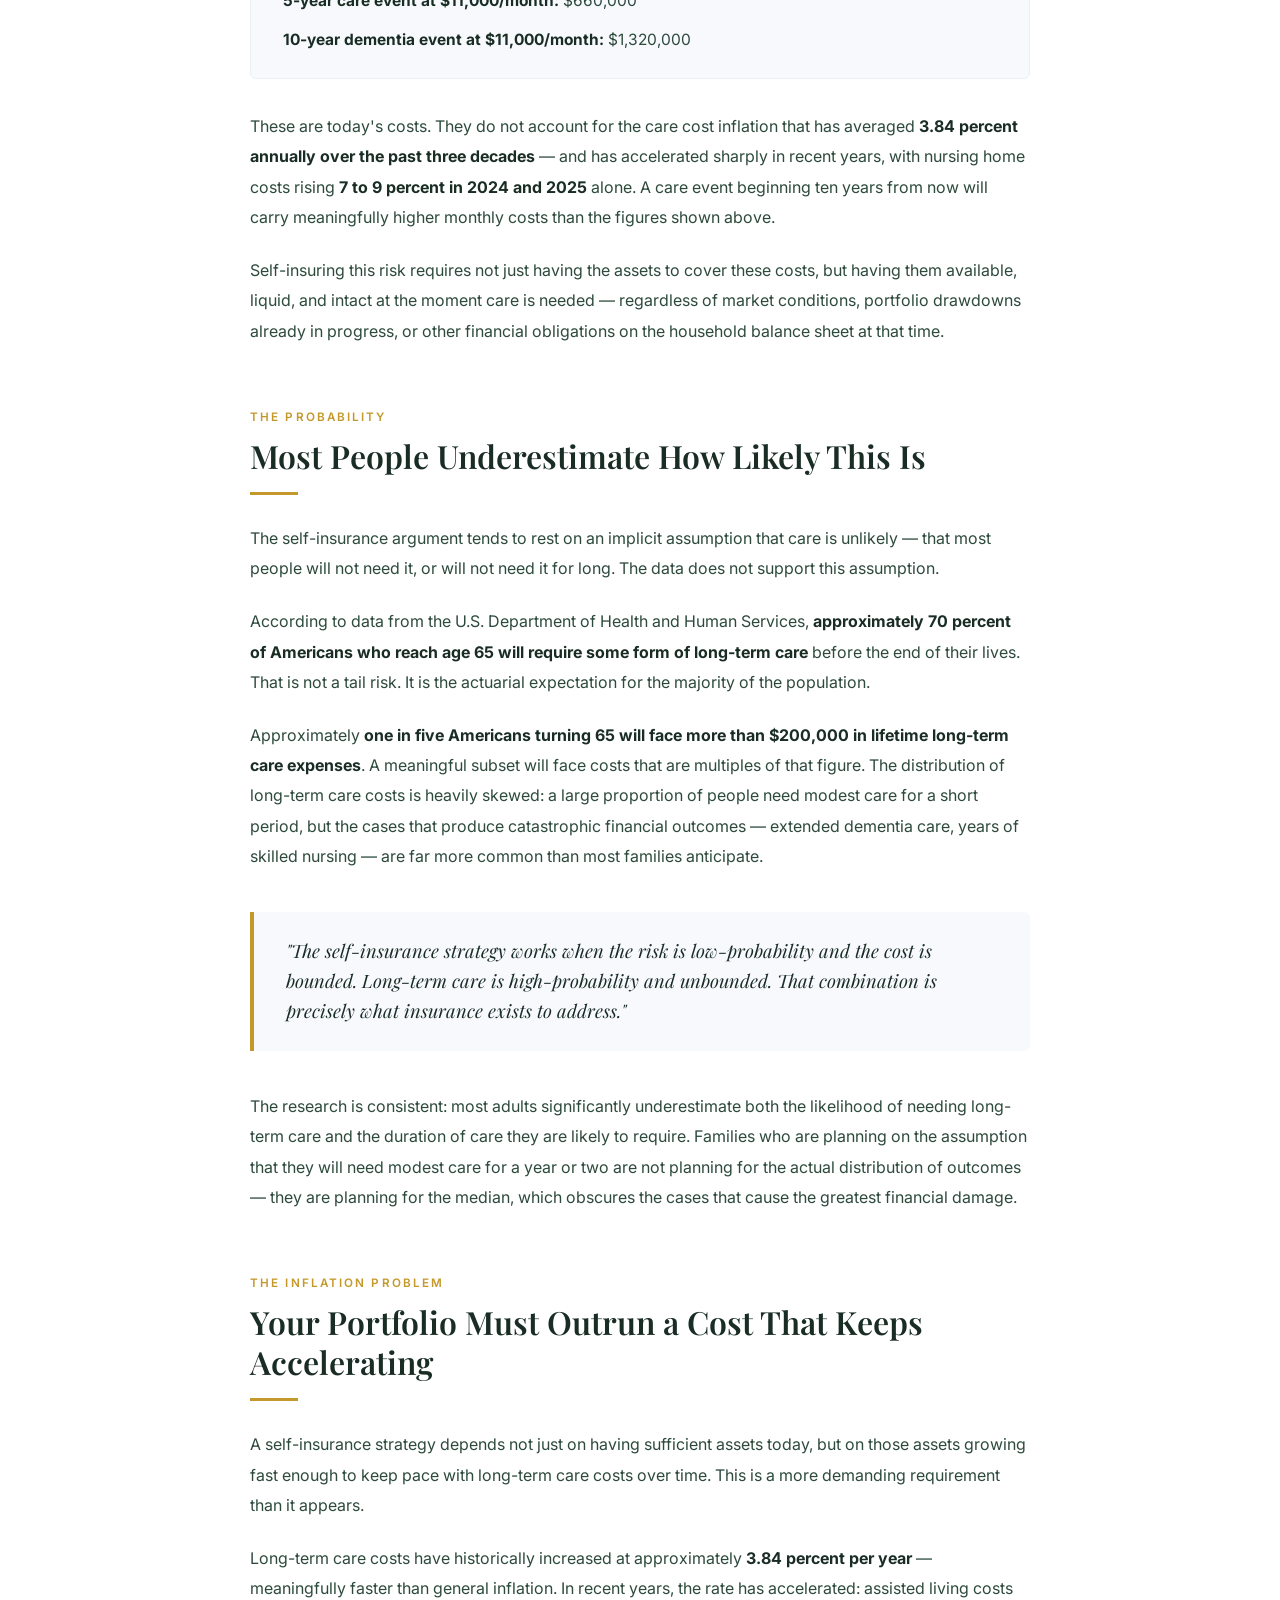
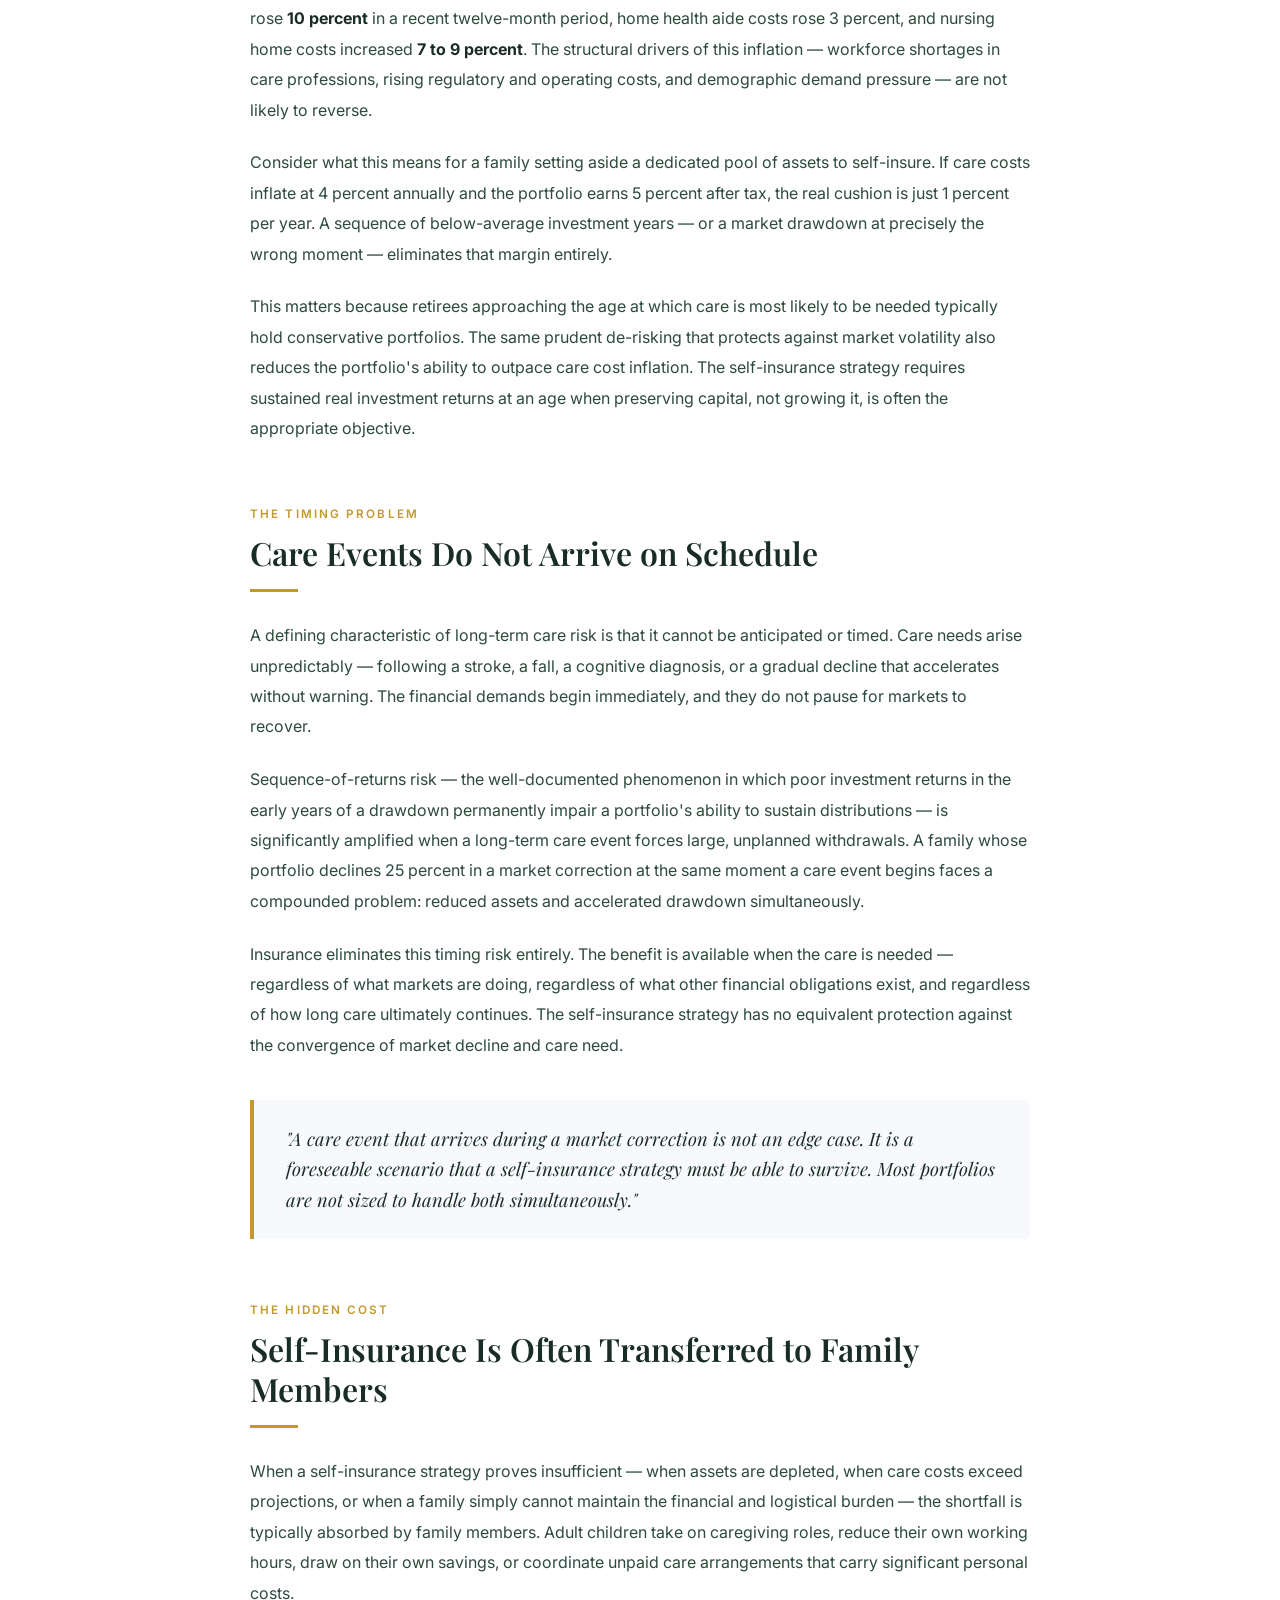
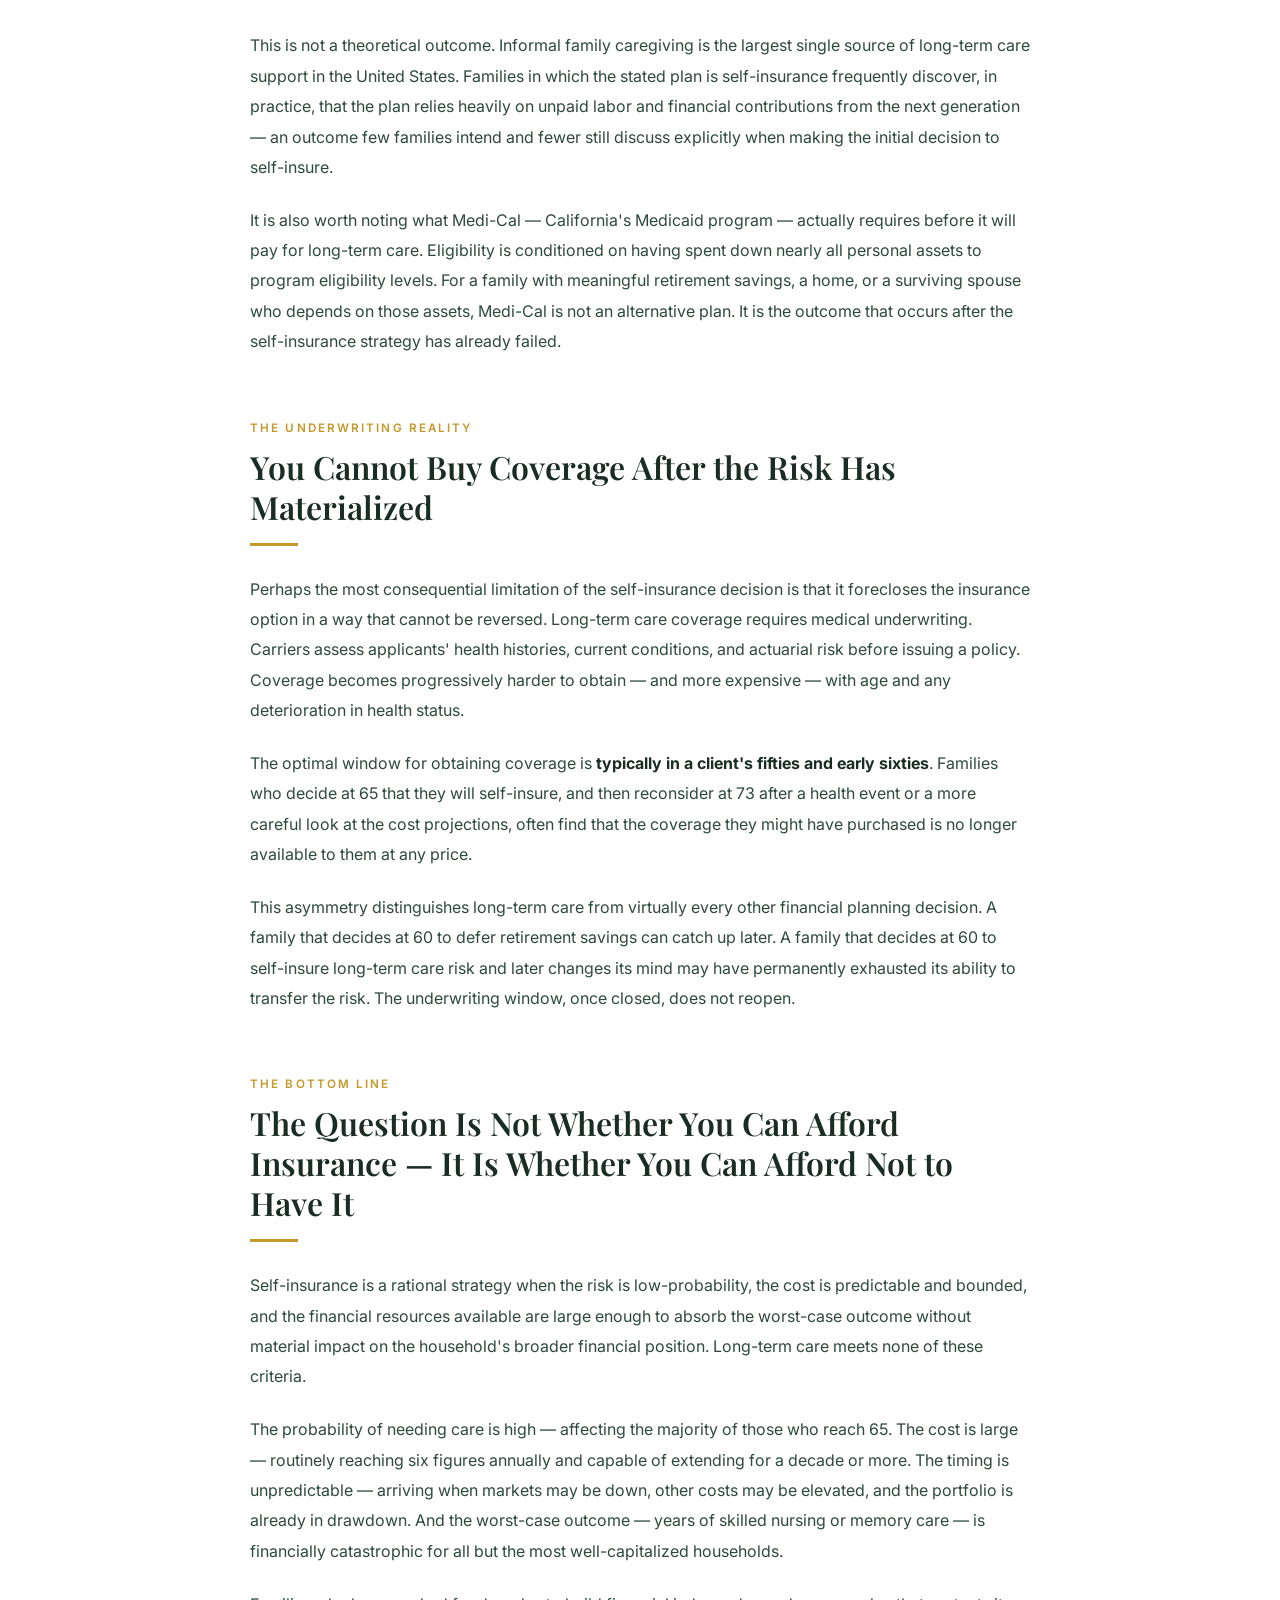
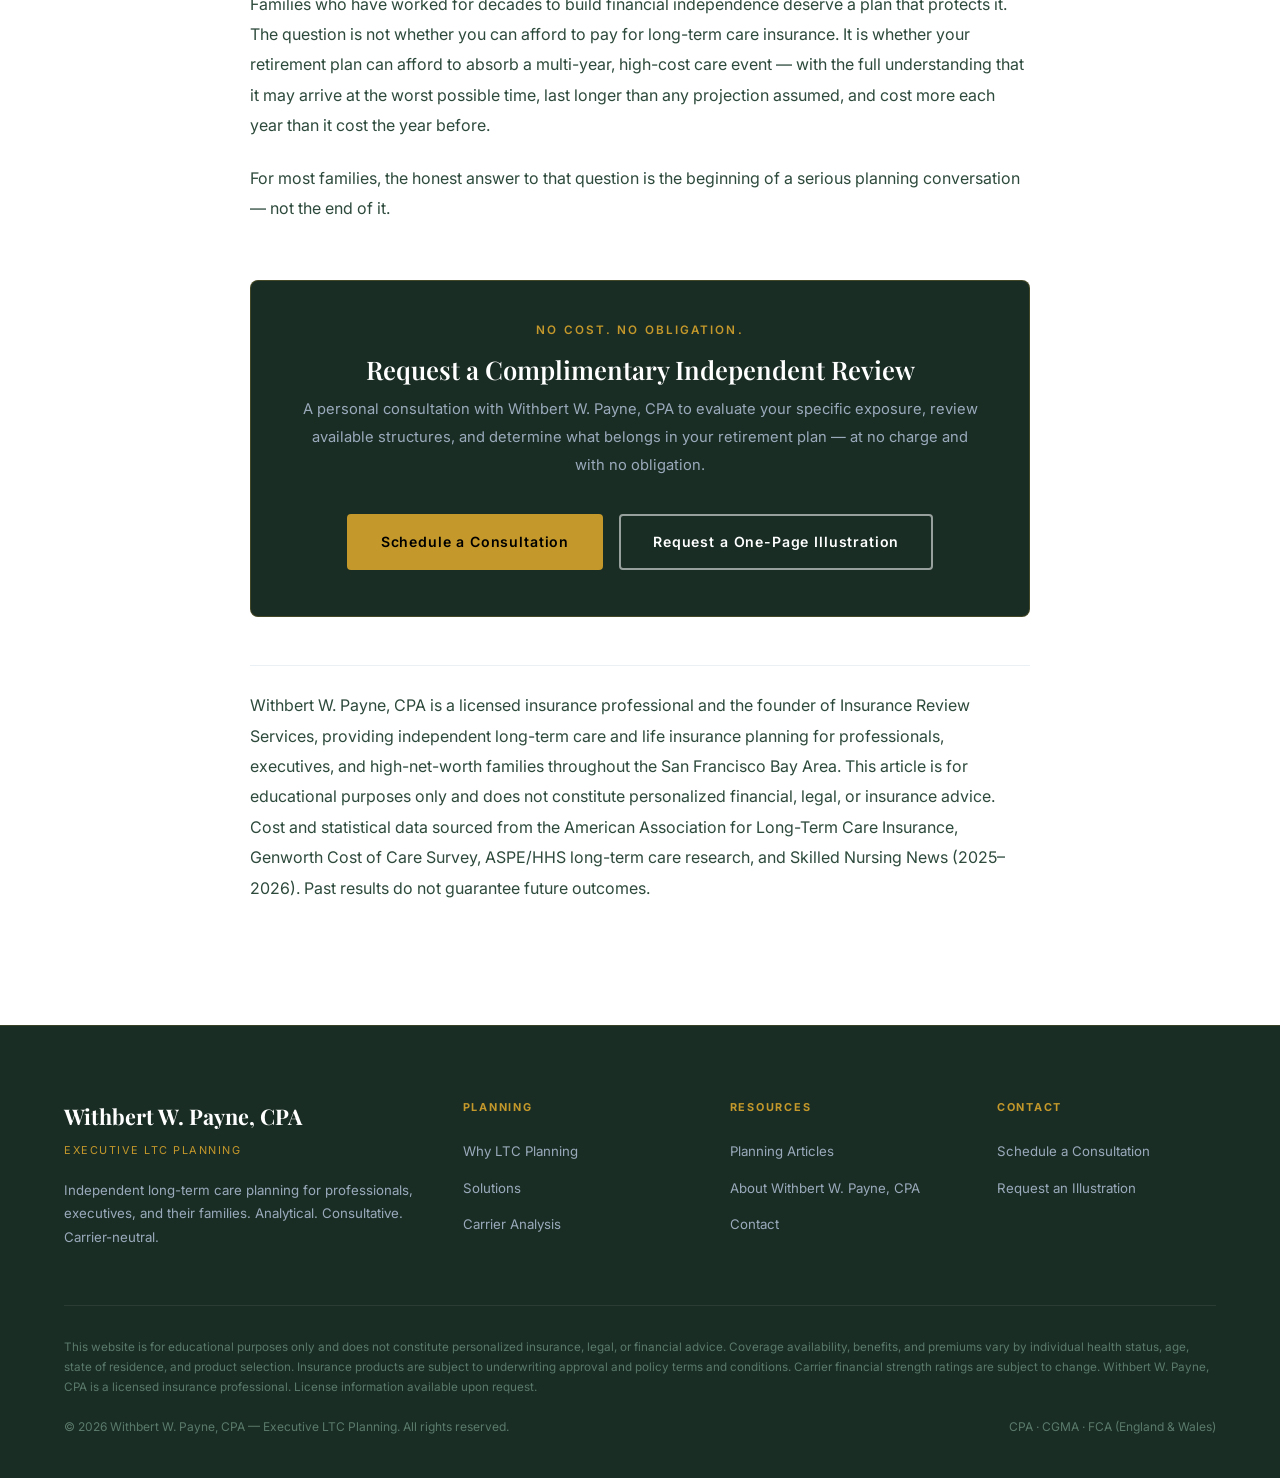
<file: article-self-insurance.html>
<!DOCTYPE html>
<html lang="en">
<head>
  <meta charset="UTF-8">
  <meta name="viewport" content="width=device-width, initial-scale=1.0">
  <title>Why Self-Insuring Long-Term Care Risk Is Not a Strategy | Withbert W. Payne, CPA</title>
  <meta name="description" content="Self-insuring long-term care sounds prudent for high-net-worth families. The mathematics say otherwise — nursing home costs reach $135,500/year and most people underestimate the probability and duration of care.">
  <meta name="robots" content="index, follow">
  <meta name="author" content="Withbert W. Payne, CPA, CGMA, FCA">
  <meta name="keywords" content="self-insure long-term care, LTC self-insurance, long-term care planning, long-term care costs, LTC insurance vs self-insurance, retire long-term care risk, LTC financial planning">
  <link rel="canonical" href="https://deanljohnson1954.github.io/WWP/article-self-insurance.html">

  <!-- Open Graph -->
  <meta property="og:type" content="article">
  <meta property="og:title" content="Why Self-Insuring Long-Term Care Risk Is Not a Strategy">
  <meta property="og:description" content="Nursing home costs reach $135,500/year. The average care event exceeds three years. An analysis of why keeping this risk on your own balance sheet rarely works in your favor.">
  <meta property="og:url" content="https://deanljohnson1954.github.io/WWP/article-self-insurance.html">
  <meta property="og:site_name" content="Withbert W. Payne, CPA — Executive LTC Planning">
  <meta property="article:author" content="Withbert W. Payne, CPA">
  <meta property="article:section" content="Planning Strategy">
  <meta property="article:tag" content="long-term care self-insurance">
  <meta property="article:tag" content="LTC planning">

  <!-- Twitter Card -->
  <meta name="twitter:card" content="summary">
  <meta name="twitter:title" content="Why Self-Insuring Long-Term Care Risk Is Not a Strategy">
  <meta name="twitter:description" content="Nursing home costs reach $135,500/year. An analysis of why self-insuring this risk rarely works in your favor.">

  <!-- JSON-LD Structured Data -->
  <script type="application/ld+json">
  {
    "@context": "https://schema.org",
    "@type": "Article",
    "headline": "Why Self-Insuring Long-Term Care Risk Is Not a Strategy",
    "description": "Self-insuring long-term care sounds prudent for high-net-worth families. The mathematics say otherwise. An analysis of the arithmetic, probability, inflation, timing, and underwriting realities that make self-insurance a fragile plan.",
    "author": {
      "@type": "Person",
      "name": "Withbert W. Payne, CPA, CGMA, FCA",
      "jobTitle": "CPA, CGMA, FCA",
      "url": "https://deanljohnson1954.github.io/WWP/about.html"
    },
    "publisher": {
      "@type": "Organization",
      "name": "Withbert W. Payne, CPA — Executive LTC Planning",
      "url": "https://deanljohnson1954.github.io/WWP/"
    },
    "url": "https://deanljohnson1954.github.io/WWP/article-self-insurance.html",
    "mainEntityOfPage": "https://deanljohnson1954.github.io/WWP/article-self-insurance.html",
    "articleSection": "Planning Strategy",
    "keywords": "self-insure long-term care, LTC self-insurance, long-term care costs, LTC insurance planning, retirement planning"
  }
  </script>

  <link rel="stylesheet" href="css/style.css">
  <style>
    .article-body {
      max-width: 780px;
      margin: 0 auto;
    }
    .article-body p {
      font-size: 1rem;
      color: var(--text-mid);
      line-height: 1.9;
      margin-bottom: 1.4em;
    }
    .article-section {
      margin-top: 3.5rem;
    }
    .article-section .eyebrow {
      margin-bottom: 0.5rem;
    }
    .article-section h2 {
      font-size: clamp(1.4rem, 2.5vw, 2rem);
      margin-bottom: 1rem;
    }
    .article-divider {
      width: 48px;
      height: 3px;
      background: var(--gold);
      margin: 0.875rem 0 1.75rem;
    }
    .article-stat {
      font-weight: 700;
      color: var(--navy-deep);
    }
    .article-pullquote {
      border-left: 4px solid var(--gold);
      padding: 1.5rem 2rem;
      background: var(--off-white);
      border-radius: 0 6px 6px 0;
      margin: 2.5rem 0;
      font-family: 'Playfair Display', serif;
      font-size: 1.15rem;
      line-height: 1.65;
      color: var(--navy-deep);
      font-style: italic;
    }
    .article-bullets {
      list-style: disc;
      padding-left: 1.75rem;
      color: var(--text-mid);
      font-size: 1rem;
      line-height: 2.1;
      margin: 1rem 0 1.5rem;
    }
    .article-cta {
      background: var(--navy-deep);
      border: 1px solid rgba(196,152,42,0.25);
      border-radius: 8px;
      padding: 2.5rem 3rem;
      margin-top: 3.5rem;
      text-align: center;
    }
    .article-cta h3 {
      color: var(--white);
      margin-bottom: 0.75rem;
    }
    .article-cta p {
      color: var(--silver);
      font-size: 0.92rem;
      margin-bottom: 1.75rem;
    }
    .article-cta .btn { margin: 0.375rem; }
    .article-disclaimer {
      font-size: 0.78rem;
      color: var(--text-light);
      line-height: 1.7;
      border-top: 1px solid var(--silver-pale);
      padding-top: 1.5rem;
      margin-top: 3rem;
    }
    .article-number-block {
      background: var(--off-white);
      border: 1px solid var(--silver-pale);
      border-radius: 6px;
      padding: 1.5rem 2rem;
      margin: 2rem 0;
    }
    .article-number-block p {
      margin-bottom: 0.6em;
      font-size: 0.97rem;
    }
    .article-number-block p:last-child { margin-bottom: 0; }
    @media (max-width: 768px) {
      .article-cta { padding: 2rem 1.5rem; }
      .article-pullquote { padding: 1.25rem 1.25rem; font-size: 1rem; }
    }
  </style>
</head>
<body>

<nav class="nav">
  <a href="index.html" class="nav__brand">
    <span class="nav__name">Withbert W. Payne, CPA</span>
    <span class="nav__tagline">Executive LTC Planning</span>
  </a>
  <ul class="nav__links">
    <li><a href="index.html">Home</a></li>
    <li><a href="why-ltc.html">Why LTC</a></li>
    <li><a href="solutions.html">Solutions</a></li>
    <li><a href="carrier-comparison.html">Carrier Analysis</a></li>
    <li><a href="about.html">About</a></li>
    <li><a href="articles.html">Articles</a></li>
    <li><a href="contact.html" class="nav__cta">Schedule a Consultation</a></li>
  </ul>
  <button class="nav__toggle" aria-label="Open menu">
    <span></span><span></span><span></span>
  </button>
</nav>

<section class="page-hero">
  <div class="container">
    <div class="eyebrow">Planning Analysis</div>
    <h1>Why Self-Insuring Long-Term Care Risk Is Not a Strategy</h1>
    <p>The mathematics of keeping this risk on your own balance sheet — and why they rarely work in your favor.</p>
  </div>
</section>

<section class="section">
  <div class="container">
    <div class="article-body">

      <p>Among financially sophisticated families — those with meaningful retirement assets, professional incomes, and careful financial habits — the idea of self-insuring long-term care risk has considerable surface appeal. The reasoning is intuitive: if you have accumulated enough wealth, why pay premiums to an insurance company when you could simply pay for care yourself if and when the need arises?</p>

      <p>It is a reasonable question. And it deserves a rigorous answer — because the assumptions embedded in the self-insurance argument are, in most cases, more fragile than they appear.</p>

      <p>This article examines those assumptions carefully, using current cost data, actuarial probabilities, and the specific financial dynamics of long-term care events. The conclusion is not ideological. It is mathematical.</p>

      <!-- Section 1 -->
      <div class="article-section">
        <div class="eyebrow">The Arithmetic</div>
        <h2>What Self-Insurance Actually Requires</h2>
        <div class="article-divider"></div>

        <p>Self-insuring a risk means bearing that risk entirely on your own balance sheet. For most risks families face, this is a viable strategy. Self-insuring a fender-bender or a minor home repair is entirely rational — the costs are bounded, predictable, and manageable relative to typical financial reserves.</p>

        <p>Long-term care is categorically different. To evaluate whether self-insurance is realistic, begin with the numbers that define the risk.</p>

        <p>The 2026 national median cost of a private room in a nursing home is <span class="article-stat">$11,294 per month — approximately $135,500 per year</span>. Assisted living facilities carry a national median of <span class="article-stat">$6,200 per month, or $74,400 annually</span>. In high-cost markets such as the San Francisco Bay Area, these figures run substantially higher — often 30 to 50 percent above the national median.</p>

        <p>Now apply those figures to actual care durations. The average long-term care event exceeds three years. Dementia-related care — which represents a growing share of all claims — averages five years or more, with many cases extending well beyond ten.</p>

        <div class="article-number-block">
          <p><span class="article-stat">3-year care event at $11,000/month:</span> $396,000</p>
          <p><span class="article-stat">5-year care event at $11,000/month:</span> $660,000</p>
          <p><span class="article-stat">10-year dementia event at $11,000/month:</span> $1,320,000</p>
        </div>

        <p>These are today's costs. They do not account for the care cost inflation that has averaged <span class="article-stat">3.84 percent annually over the past three decades</span> — and has accelerated sharply in recent years, with nursing home costs rising <span class="article-stat">7 to 9 percent in 2024 and 2025</span> alone. A care event beginning ten years from now will carry meaningfully higher monthly costs than the figures shown above.</p>

        <p>Self-insuring this risk requires not just having the assets to cover these costs, but having them available, liquid, and intact at the moment care is needed — regardless of market conditions, portfolio drawdowns already in progress, or other financial obligations on the household balance sheet at that time.</p>
      </div>

      <!-- Section 2 -->
      <div class="article-section">
        <div class="eyebrow">The Probability</div>
        <h2>Most People Underestimate How Likely This Is</h2>
        <div class="article-divider"></div>

        <p>The self-insurance argument tends to rest on an implicit assumption that care is unlikely — that most people will not need it, or will not need it for long. The data does not support this assumption.</p>

        <p>According to data from the U.S. Department of Health and Human Services, <span class="article-stat">approximately 70 percent of Americans who reach age 65 will require some form of long-term care</span> before the end of their lives. That is not a tail risk. It is the actuarial expectation for the majority of the population.</p>

        <p>Approximately <span class="article-stat">one in five Americans turning 65 will face more than $200,000 in lifetime long-term care expenses</span>. A meaningful subset will face costs that are multiples of that figure. The distribution of long-term care costs is heavily skewed: a large proportion of people need modest care for a short period, but the cases that produce catastrophic financial outcomes — extended dementia care, years of skilled nursing — are far more common than most families anticipate.</p>

        <div class="article-pullquote">
          "The self-insurance strategy works when the risk is low-probability and the cost is bounded. Long-term care is high-probability and unbounded. That combination is precisely what insurance exists to address."
        </div>

        <p>The research is consistent: most adults significantly underestimate both the likelihood of needing long-term care and the duration of care they are likely to require. Families who are planning on the assumption that they will need modest care for a year or two are not planning for the actual distribution of outcomes — they are planning for the median, which obscures the cases that cause the greatest financial damage.</p>
      </div>

      <!-- Section 3 -->
      <div class="article-section">
        <div class="eyebrow">The Inflation Problem</div>
        <h2>Your Portfolio Must Outrun a Cost That Keeps Accelerating</h2>
        <div class="article-divider"></div>

        <p>A self-insurance strategy depends not just on having sufficient assets today, but on those assets growing fast enough to keep pace with long-term care costs over time. This is a more demanding requirement than it appears.</p>

        <p>Long-term care costs have historically increased at approximately <span class="article-stat">3.84 percent per year</span> — meaningfully faster than general inflation. In recent years, the rate has accelerated: assisted living costs rose <span class="article-stat">10 percent</span> in a recent twelve-month period, home health aide costs rose 3 percent, and nursing home costs increased <span class="article-stat">7 to 9 percent</span>. The structural drivers of this inflation — workforce shortages in care professions, rising regulatory and operating costs, and demographic demand pressure — are not likely to reverse.</p>

        <p>Consider what this means for a family setting aside a dedicated pool of assets to self-insure. If care costs inflate at 4 percent annually and the portfolio earns 5 percent after tax, the real cushion is just 1 percent per year. A sequence of below-average investment years — or a market drawdown at precisely the wrong moment — eliminates that margin entirely.</p>

        <p>This matters because retirees approaching the age at which care is most likely to be needed typically hold conservative portfolios. The same prudent de-risking that protects against market volatility also reduces the portfolio's ability to outpace care cost inflation. The self-insurance strategy requires sustained real investment returns at an age when preserving capital, not growing it, is often the appropriate objective.</p>
      </div>

      <!-- Section 4 -->
      <div class="article-section">
        <div class="eyebrow">The Timing Problem</div>
        <h2>Care Events Do Not Arrive on Schedule</h2>
        <div class="article-divider"></div>

        <p>A defining characteristic of long-term care risk is that it cannot be anticipated or timed. Care needs arise unpredictably — following a stroke, a fall, a cognitive diagnosis, or a gradual decline that accelerates without warning. The financial demands begin immediately, and they do not pause for markets to recover.</p>

        <p>Sequence-of-returns risk — the well-documented phenomenon in which poor investment returns in the early years of a drawdown permanently impair a portfolio's ability to sustain distributions — is significantly amplified when a long-term care event forces large, unplanned withdrawals. A family whose portfolio declines 25 percent in a market correction at the same moment a care event begins faces a compounded problem: reduced assets and accelerated drawdown simultaneously.</p>

        <p>Insurance eliminates this timing risk entirely. The benefit is available when the care is needed — regardless of what markets are doing, regardless of what other financial obligations exist, and regardless of how long care ultimately continues. The self-insurance strategy has no equivalent protection against the convergence of market decline and care need.</p>

        <div class="article-pullquote">
          "A care event that arrives during a market correction is not an edge case. It is a foreseeable scenario that a self-insurance strategy must be able to survive. Most portfolios are not sized to handle both simultaneously."
        </div>
      </div>

      <!-- Section 5 -->
      <div class="article-section">
        <div class="eyebrow">The Hidden Cost</div>
        <h2>Self-Insurance Is Often Transferred to Family Members</h2>
        <div class="article-divider"></div>

        <p>When a self-insurance strategy proves insufficient — when assets are depleted, when care costs exceed projections, or when a family simply cannot maintain the financial and logistical burden — the shortfall is typically absorbed by family members. Adult children take on caregiving roles, reduce their own working hours, draw on their own savings, or coordinate unpaid care arrangements that carry significant personal costs.</p>

        <p>This is not a theoretical outcome. Informal family caregiving is the largest single source of long-term care support in the United States. Families in which the stated plan is self-insurance frequently discover, in practice, that the plan relies heavily on unpaid labor and financial contributions from the next generation — an outcome few families intend and fewer still discuss explicitly when making the initial decision to self-insure.</p>

        <p>It is also worth noting what Medi-Cal — California's Medicaid program — actually requires before it will pay for long-term care. Eligibility is conditioned on having spent down nearly all personal assets to program eligibility levels. For a family with meaningful retirement savings, a home, or a surviving spouse who depends on those assets, Medi-Cal is not an alternative plan. It is the outcome that occurs after the self-insurance strategy has already failed.</p>
      </div>

      <!-- Section 6 -->
      <div class="article-section">
        <div class="eyebrow">The Underwriting Reality</div>
        <h2>You Cannot Buy Coverage After the Risk Has Materialized</h2>
        <div class="article-divider"></div>

        <p>Perhaps the most consequential limitation of the self-insurance decision is that it forecloses the insurance option in a way that cannot be reversed. Long-term care coverage requires medical underwriting. Carriers assess applicants' health histories, current conditions, and actuarial risk before issuing a policy. Coverage becomes progressively harder to obtain — and more expensive — with age and any deterioration in health status.</p>

        <p>The optimal window for obtaining coverage is <span class="article-stat">typically in a client's fifties and early sixties</span>. Families who decide at 65 that they will self-insure, and then reconsider at 73 after a health event or a more careful look at the cost projections, often find that the coverage they might have purchased is no longer available to them at any price.</p>

        <p>This asymmetry distinguishes long-term care from virtually every other financial planning decision. A family that decides at 60 to defer retirement savings can catch up later. A family that decides at 60 to self-insure long-term care risk and later changes its mind may have permanently exhausted its ability to transfer the risk. The underwriting window, once closed, does not reopen.</p>
      </div>

      <!-- Section 7 -->
      <div class="article-section">
        <div class="eyebrow">The Bottom Line</div>
        <h2>The Question Is Not Whether You Can Afford Insurance — It Is Whether You Can Afford Not to Have It</h2>
        <div class="article-divider"></div>

        <p>Self-insurance is a rational strategy when the risk is low-probability, the cost is predictable and bounded, and the financial resources available are large enough to absorb the worst-case outcome without material impact on the household's broader financial position. Long-term care meets none of these criteria.</p>

        <p>The probability of needing care is high — affecting the majority of those who reach 65. The cost is large — routinely reaching six figures annually and capable of extending for a decade or more. The timing is unpredictable — arriving when markets may be down, other costs may be elevated, and the portfolio is already in drawdown. And the worst-case outcome — years of skilled nursing or memory care — is financially catastrophic for all but the most well-capitalized households.</p>

        <p>Families who have worked for decades to build financial independence deserve a plan that protects it. The question is not whether you can afford to pay for long-term care insurance. It is whether your retirement plan can afford to absorb a multi-year, high-cost care event — with the full understanding that it may arrive at the worst possible time, last longer than any projection assumed, and cost more each year than it cost the year before.</p>

        <p>For most families, the honest answer to that question is the beginning of a serious planning conversation — not the end of it.</p>
      </div>

      <!-- CTA -->
      <div class="article-cta">
        <div class="eyebrow" style="display:block;margin-bottom:0.75rem;">No Cost. No Obligation.</div>
        <h3>Request a Complimentary Independent Review</h3>
        <p>A personal consultation with Withbert W. Payne, CPA to evaluate your specific exposure, review available structures, and determine what belongs in your retirement plan — at no charge and with no obligation.</p>
        <a href="contact.html" class="btn btn-primary">Schedule a Consultation</a>
        <a href="contact.html#illustration" class="btn btn-outline">Request a One-Page Illustration</a>
      </div>

      <p class="article-disclaimer">
        Withbert W. Payne, CPA is a licensed insurance professional and the founder of Insurance Review Services, providing independent long-term care and life insurance planning for professionals, executives, and high-net-worth families throughout the San Francisco Bay Area. This article is for educational purposes only and does not constitute personalized financial, legal, or insurance advice. Cost and statistical data sourced from the American Association for Long-Term Care Insurance, Genworth Cost of Care Survey, ASPE/HHS long-term care research, and Skilled Nursing News (2025–2026). Past results do not guarantee future outcomes.
      </p>

    </div>
  </div>
</section>

<footer class="footer">
  <div class="container">
    <div class="footer__grid">
      <div>
        <div class="footer__brand-name">Withbert W. Payne, CPA</div>
        <div class="footer__brand-tagline">Executive LTC Planning</div>
        <p class="footer__bio">Independent long-term care planning for professionals, executives, and their families. Analytical. Consultative. Carrier-neutral.</p>
      </div>
      <div>
        <div class="footer__heading">Planning</div>
        <ul class="footer__links">
          <li><a href="why-ltc.html">Why LTC Planning</a></li>
          <li><a href="solutions.html">Solutions</a></li>
          <li><a href="carrier-comparison.html">Carrier Analysis</a></li>
        </ul>
      </div>
      <div>
        <div class="footer__heading">Resources</div>
        <ul class="footer__links">
          <li><a href="articles.html">Planning Articles</a></li>
          <li><a href="about.html">About Withbert W. Payne, CPA</a></li>
          <li><a href="contact.html">Contact</a></li>
        </ul>
      </div>
      <div>
        <div class="footer__heading">Contact</div>
        <ul class="footer__links">
          <li><a href="contact.html">Schedule a Consultation</a></li>
          <li><a href="contact.html#illustration">Request an Illustration</a></li>
        </ul>
      </div>
    </div>
    <div class="footer__bottom">
      <p class="footer__disclaimer">
        This website is for educational purposes only and does not constitute personalized insurance, legal, or financial advice. Coverage availability, benefits, and premiums vary by individual health status, age, state of residence, and product selection. Insurance products are subject to underwriting approval and policy terms and conditions. Carrier financial strength ratings are subject to change. Withbert W. Payne, CPA is a licensed insurance professional. License information available upon request.
      </p>
      <div class="footer__copyright">
        <span>&copy; 2026 Withbert W. Payne, CPA — Executive LTC Planning. All rights reserved.</span>
        <span>CPA &middot; CGMA &middot; FCA (England &amp; Wales)</span>
      </div>
    </div>
  </div>
</footer>

<script src="js/main.js"></script>
</body>
</html>
</file>
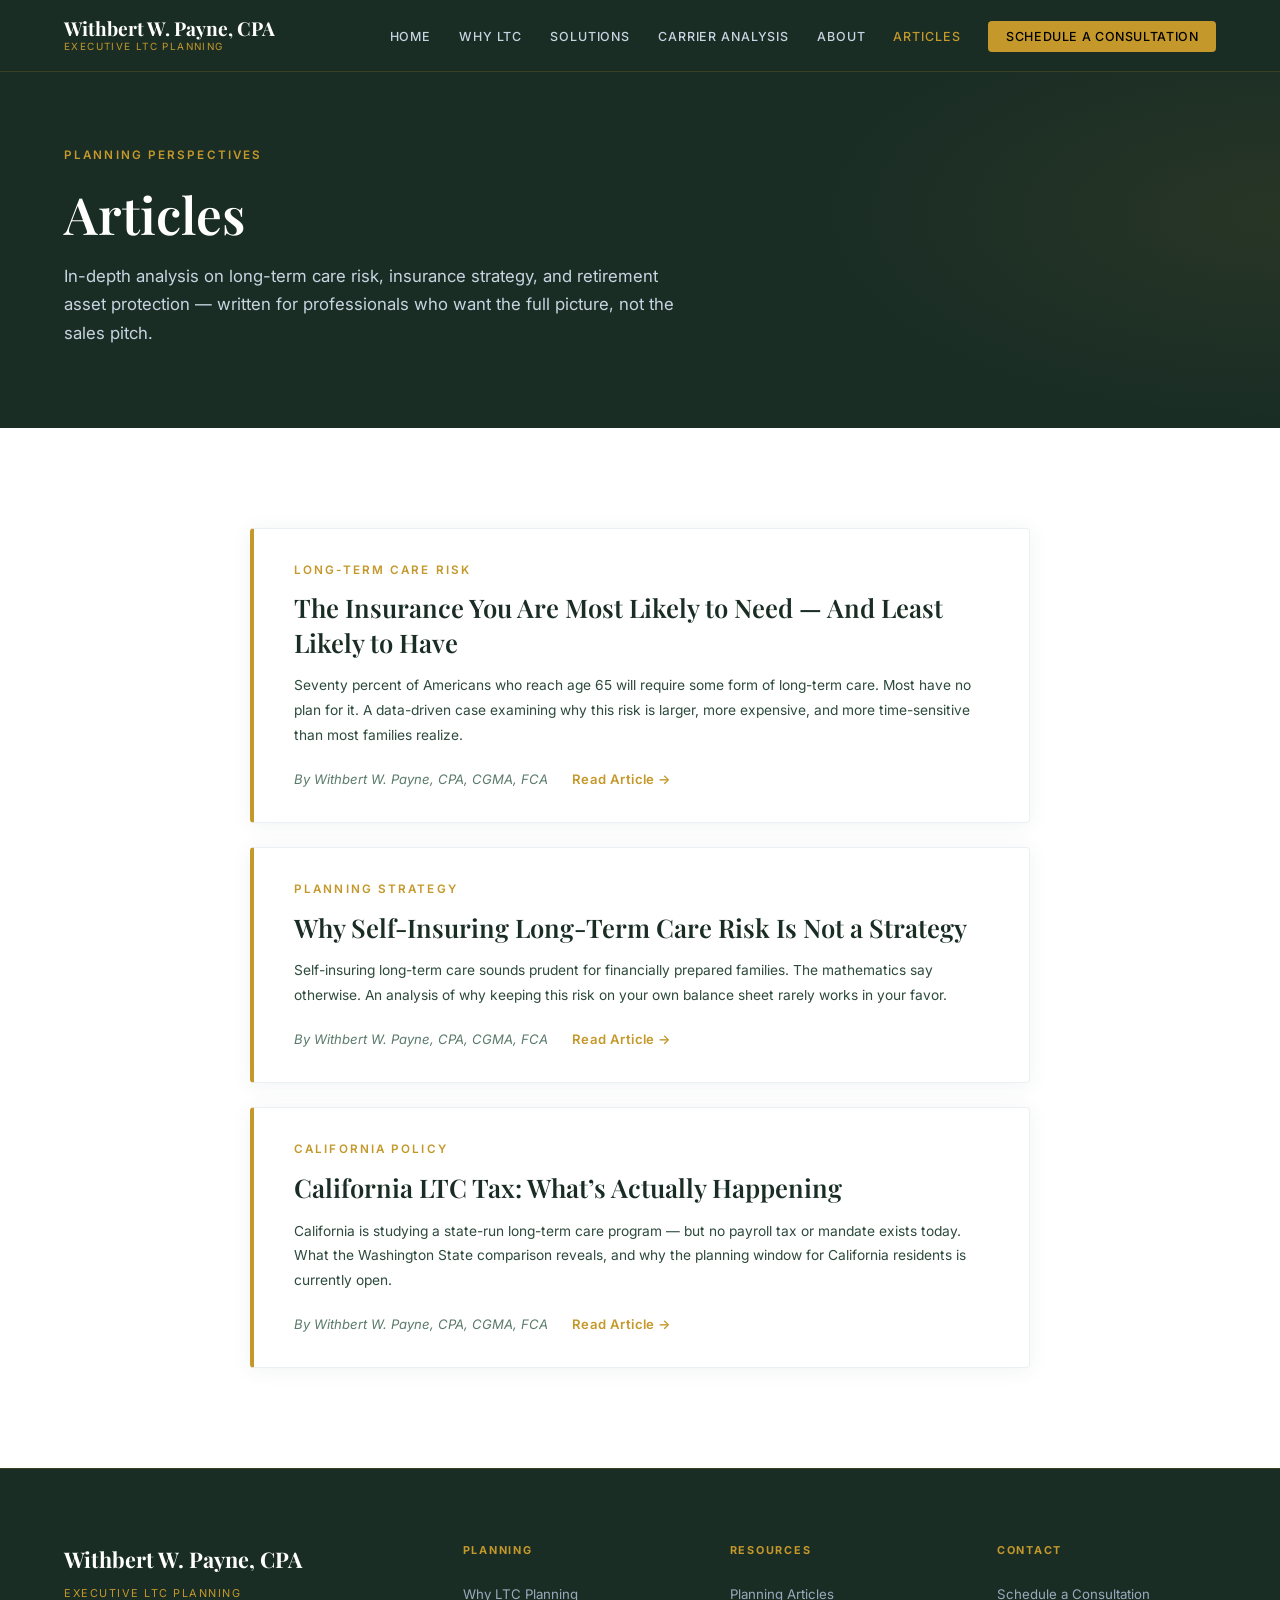
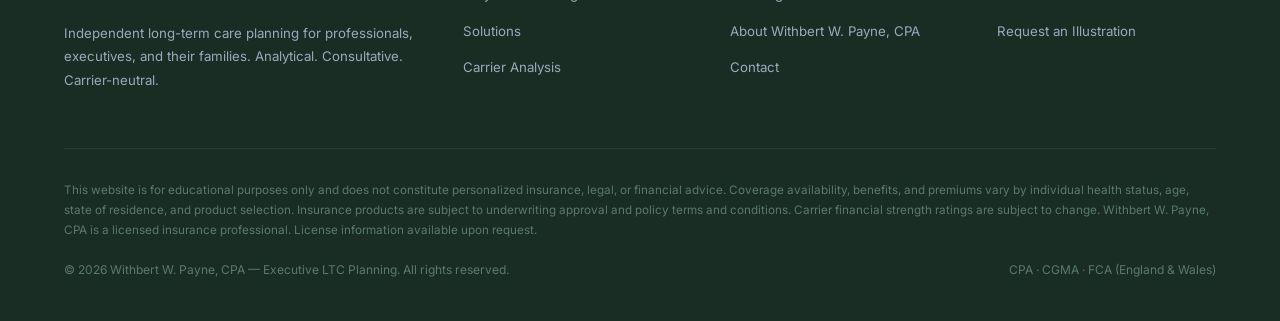
<file: articles.html>
<!DOCTYPE html>
<html lang="en">
<head>
  <meta charset="UTF-8">
  <meta name="viewport" content="width=device-width, initial-scale=1.0">
  <title>Planning Articles | Withbert W. Payne, CPA</title>
  <meta name="description" content="In-depth analysis and perspectives on long-term care planning, insurance strategy, and retirement asset protection from Withbert W. Payne, CPA.">
  <link rel="stylesheet" href="css/style.css">
</head>
<body>

<nav class="nav">
  <a href="index.html" class="nav__brand">
    <span class="nav__name">Withbert W. Payne, CPA</span>
    <span class="nav__tagline">Executive LTC Planning</span>
  </a>
  <ul class="nav__links">
    <li><a href="index.html">Home</a></li>
    <li><a href="why-ltc.html">Why LTC</a></li>
    <li><a href="solutions.html">Solutions</a></li>
    <li><a href="carrier-comparison.html">Carrier Analysis</a></li>
    <li><a href="about.html">About</a></li>
    <li><a href="articles.html">Articles</a></li>
    <li><a href="contact.html" class="nav__cta">Schedule a Consultation</a></li>
  </ul>
  <button class="nav__toggle" aria-label="Open menu">
    <span></span><span></span><span></span>
  </button>
</nav>

<section class="page-hero">
  <div class="container">
    <div class="eyebrow">Planning Perspectives</div>
    <h1>Articles</h1>
    <p>In-depth analysis on long-term care risk, insurance strategy, and retirement asset protection — written for professionals who want the full picture, not the sales pitch.</p>
  </div>
</section>

<section class="section">
  <div class="container">
    <div class="article-list">

      <div class="article-card">
        <div class="eyebrow">Long-Term Care Risk</div>
        <h2 class="article-card__title">
          <a href="article-ltc-importance.html">The Insurance You Are Most Likely to Need — And Least Likely to Have</a>
        </h2>
        <p class="article-card__excerpt">Seventy percent of Americans who reach age 65 will require some form of long-term care. Most have no plan for it. A data-driven case examining why this risk is larger, more expensive, and more time-sensitive than most families realize.</p>
        <div class="article-card__meta">
          <span class="article-card__author">By Withbert W. Payne, CPA, CGMA, FCA</span>
          <a href="article-ltc-importance.html" class="article-card__link">Read Article &rarr;</a>
        </div>
      </div>

      <div class="article-card">
        <div class="eyebrow">Planning Strategy</div>
        <h2 class="article-card__title">
          <a href="article-self-insurance.html">Why Self-Insuring Long-Term Care Risk Is Not a Strategy</a>
        </h2>
        <p class="article-card__excerpt">Self-insuring long-term care sounds prudent for financially prepared families. The mathematics say otherwise. An analysis of why keeping this risk on your own balance sheet rarely works in your favor.</p>
        <div class="article-card__meta">
          <span class="article-card__author">By Withbert W. Payne, CPA, CGMA, FCA</span>
          <a href="article-self-insurance.html" class="article-card__link">Read Article &rarr;</a>
        </div>
      </div>

      <div class="article-card">
        <div class="eyebrow">California Policy</div>
        <h2 class="article-card__title">
          <a href="article-california-ltc-tax.html">California LTC Tax: What&rsquo;s Actually Happening</a>
        </h2>
        <p class="article-card__excerpt">California is studying a state-run long-term care program &mdash; but no payroll tax or mandate exists today. What the Washington State comparison reveals, and why the planning window for California residents is currently open.</p>
        <div class="article-card__meta">
          <span class="article-card__author">By Withbert W. Payne, CPA, CGMA, FCA</span>
          <a href="article-california-ltc-tax.html" class="article-card__link">Read Article &rarr;</a>
        </div>
      </div>

    </div>
  </div>
</section>

<footer class="footer">
  <div class="container">
    <div class="footer__grid">
      <div>
        <div class="footer__brand-name">Withbert W. Payne, CPA</div>
        <div class="footer__brand-tagline">Executive LTC Planning</div>
        <p class="footer__bio">Independent long-term care planning for professionals, executives, and their families. Analytical. Consultative. Carrier-neutral.</p>
      </div>
      <div>
        <div class="footer__heading">Planning</div>
        <ul class="footer__links">
          <li><a href="why-ltc.html">Why LTC Planning</a></li>
          <li><a href="solutions.html">Solutions</a></li>
          <li><a href="carrier-comparison.html">Carrier Analysis</a></li>
        </ul>
      </div>
      <div>
        <div class="footer__heading">Resources</div>
        <ul class="footer__links">
          <li><a href="articles.html">Planning Articles</a></li>
          <li><a href="about.html">About Withbert W. Payne, CPA</a></li>
          <li><a href="contact.html">Contact</a></li>
        </ul>
      </div>
      <div>
        <div class="footer__heading">Contact</div>
        <ul class="footer__links">
          <li><a href="contact.html">Schedule a Consultation</a></li>
          <li><a href="contact.html#illustration">Request an Illustration</a></li>
        </ul>
      </div>
    </div>
    <div class="footer__bottom">
      <p class="footer__disclaimer">
        This website is for educational purposes only and does not constitute personalized insurance, legal, or financial advice. Coverage availability, benefits, and premiums vary by individual health status, age, state of residence, and product selection. Insurance products are subject to underwriting approval and policy terms and conditions. Carrier financial strength ratings are subject to change. Withbert W. Payne, CPA is a licensed insurance professional. License information available upon request.
      </p>
      <div class="footer__copyright">
        <span>&copy; 2026 Withbert W. Payne, CPA — Executive LTC Planning. All rights reserved.</span>
        <span>CPA &middot; CGMA &middot; FCA (England &amp; Wales)</span>
      </div>
    </div>
  </div>
</footer>

<script src="js/main.js"></script>
</body>
</html>
</file>
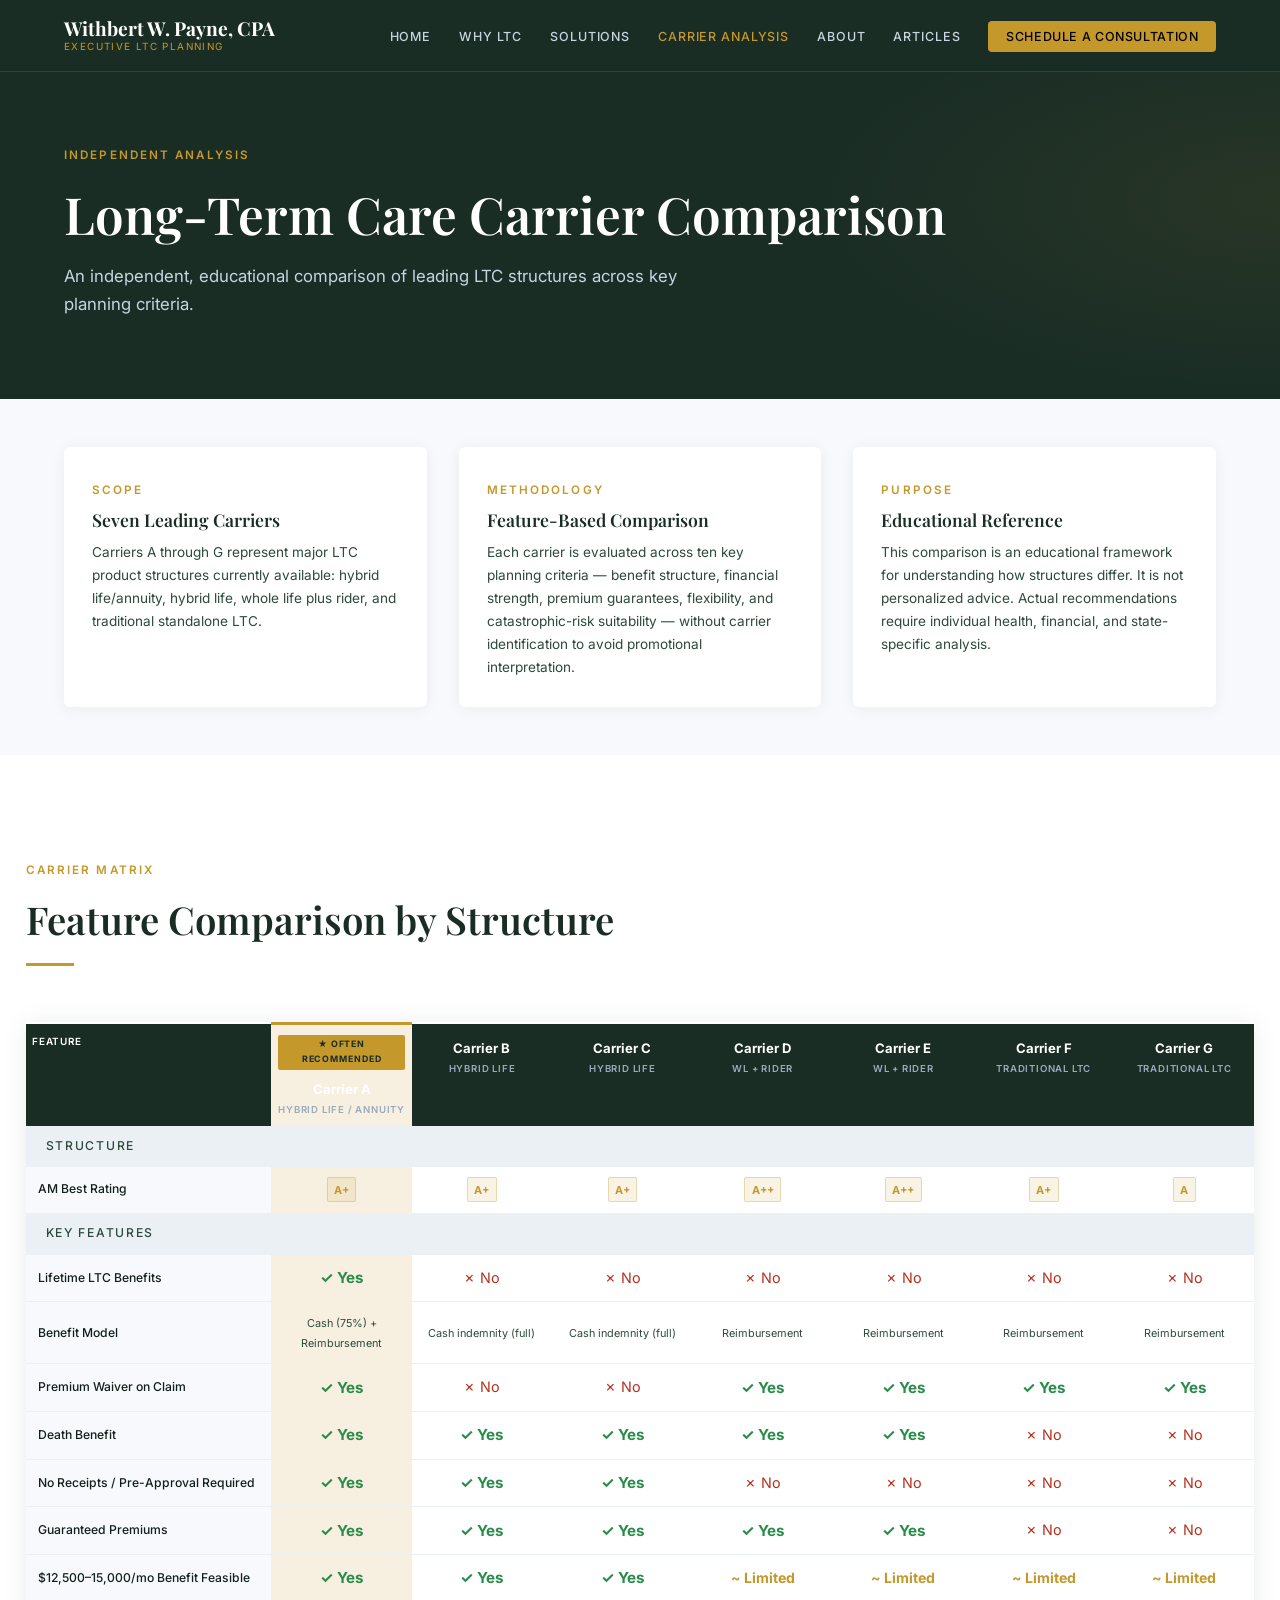
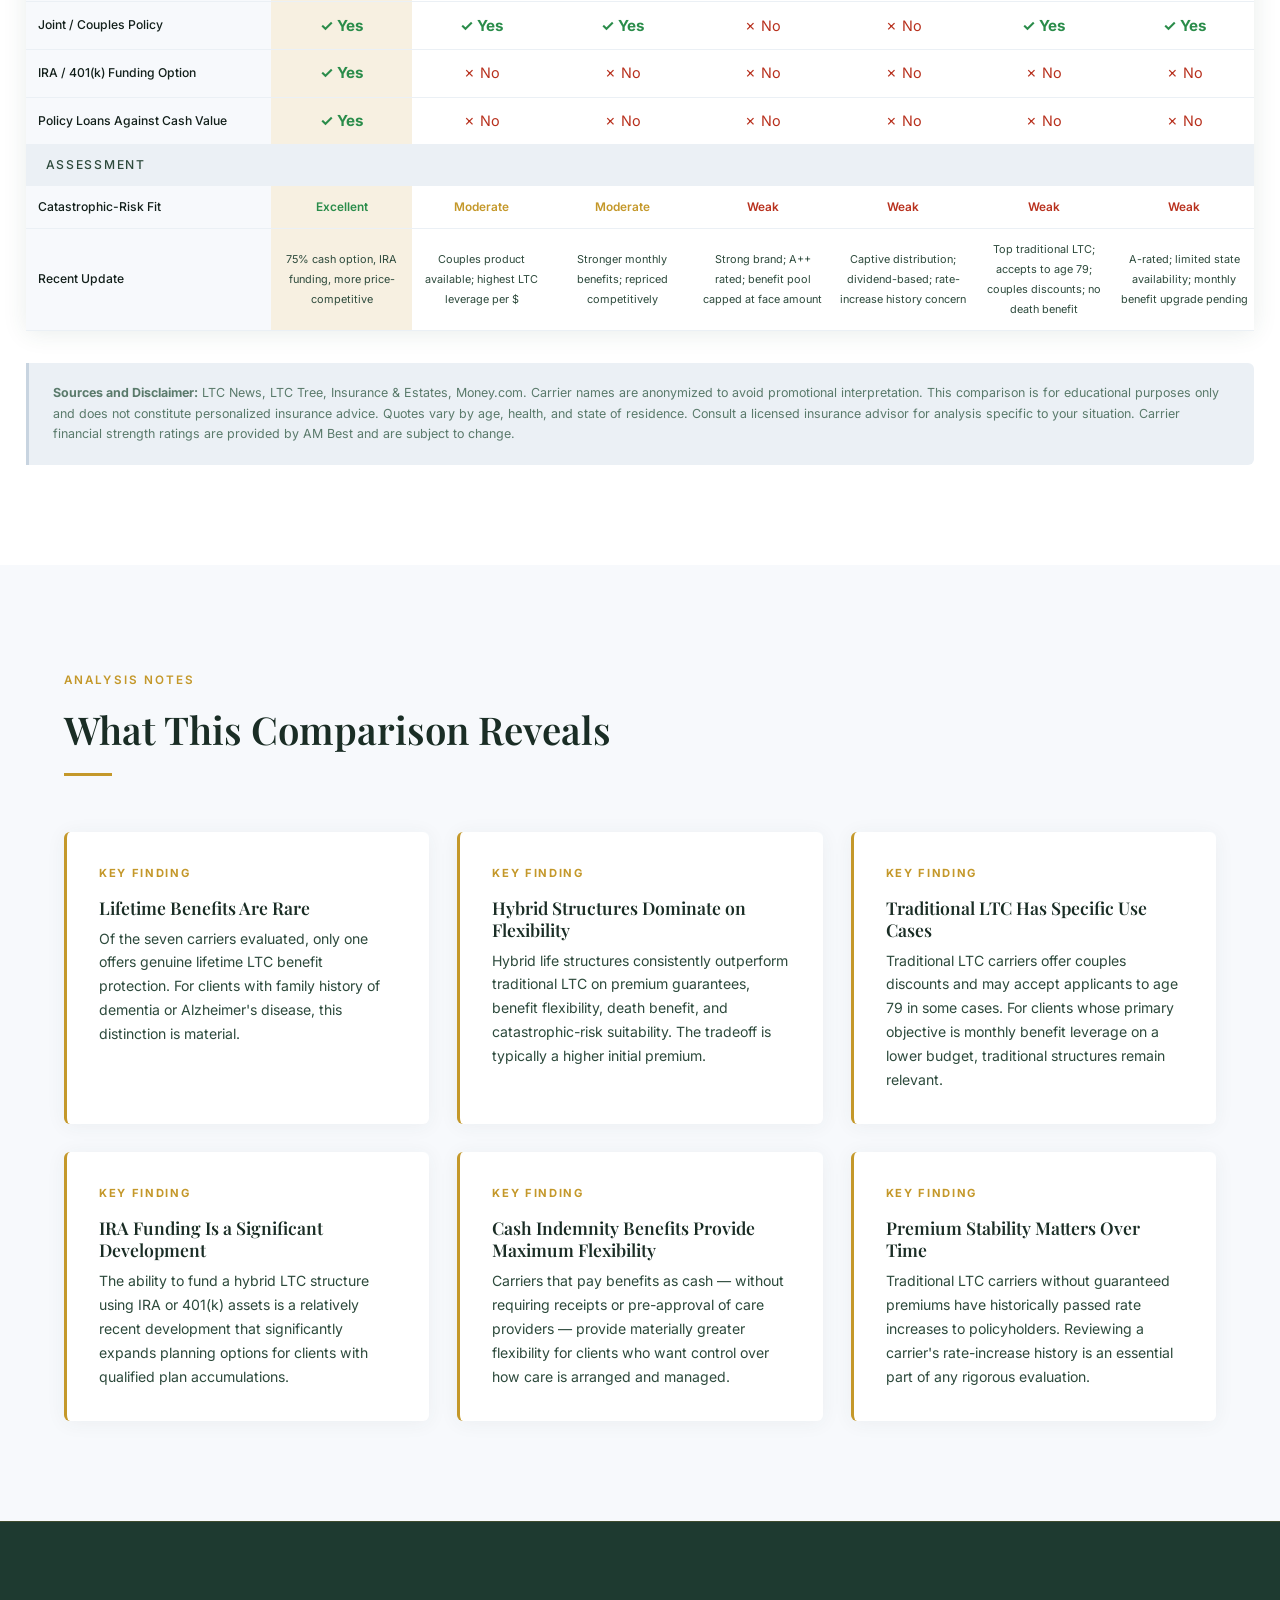
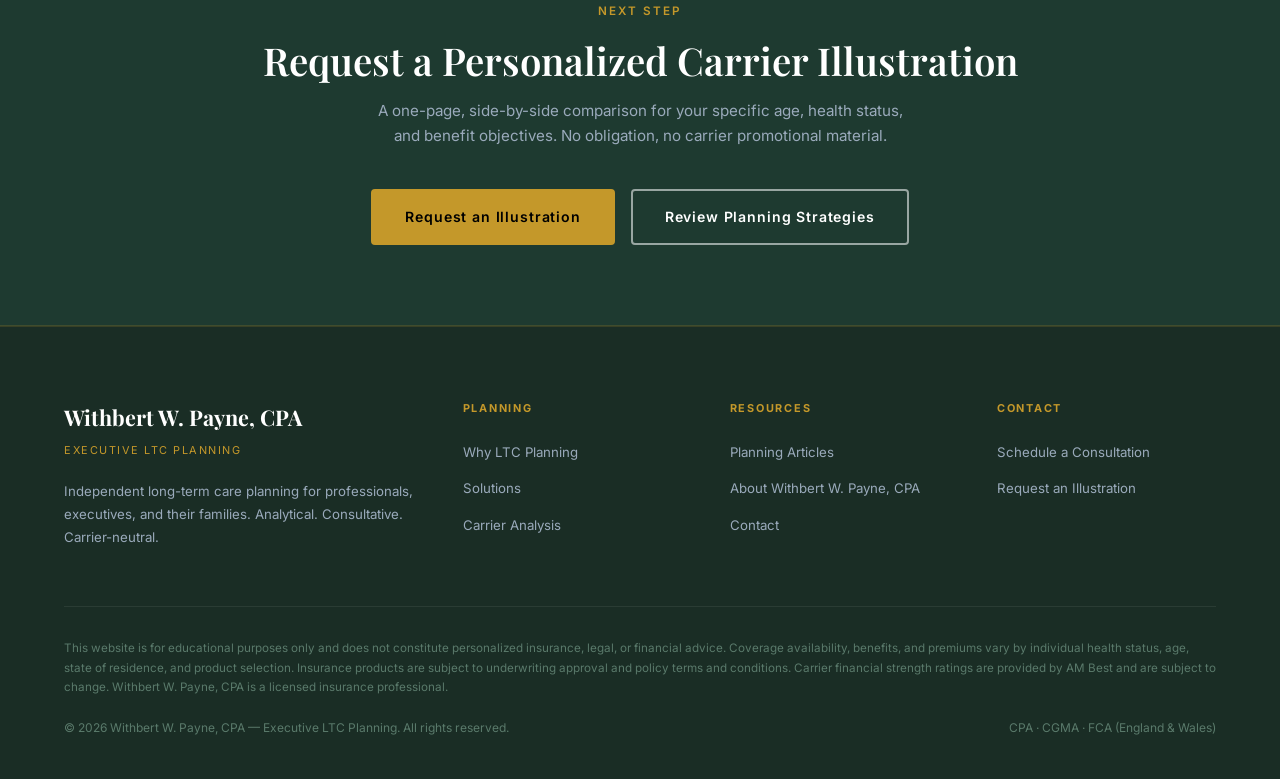
<file: carrier-comparison.html>
<!DOCTYPE html>
<html lang="en">
<head>
  <meta charset="UTF-8">
  <meta name="viewport" content="width=device-width, initial-scale=1.0">
  <title>Carrier Comparison | Withbert W. Payne, CPA Executive LTC Planning</title>
  <meta name="description" content="Independent long-term care carrier comparison across hybrid life/annuity, hybrid life, and traditional LTC structures. Educational reference only.">
  <link rel="stylesheet" href="css/style.css">
  <style>
    /* Wider container for the table section only */
    .table-section .container { max-width: 1480px; width: 96%; }

    /* Fixed-layout table — fills available width, no horizontal scroll */
    .comparison-table {
      table-layout: fixed;
      width: 100%;
      font-size: 0.74rem;
    }
    /* Feature column: 20%, each of 7 carrier columns: ~11.4% */
    .comparison-table th:first-child,
    .comparison-table td:first-child {
      width: 20%;
      min-width: 0;
      white-space: normal;
    }
    .comparison-table th {
      white-space: normal;
      padding: 0.6rem 0.4rem;
      font-size: 0.62rem;
      vertical-align: top;
    }
    .comparison-table td {
      font-size: 0.74rem;
      padding: 0.65rem 0.4rem;
      vertical-align: middle;
    }
    .comparison-table td:first-child {
      font-size: 0.76rem;
      padding-left: 0.75rem;
    }
    .th-carrier {
      font-size: 0.82rem;
      font-weight: 700;
      letter-spacing: 0;
      text-transform: none;
      margin: 0.2rem 0;
    }
    .carrier-type { font-size: 0.6rem; line-height: 1.3; }
    .badge-rec {
      font-size: 0.55rem;
      padding: 0.15rem 0.4rem;
      margin-bottom: 0.3rem;
      display: inline-flex;
    }
    .rating-pill {
      display: inline-block;
      background: rgba(196,152,42,0.12);
      border: 1px solid rgba(196,152,42,0.3);
      color: var(--gold);
      font-size: 0.68rem;
      font-weight: 700;
      padding: 0.15rem 0.4rem;
      border-radius: 2px;
    }
    .update-text {
      font-size: 0.68rem;
      color: var(--text-mid);
      line-height: 1.45;
      text-align: left;
      max-width: none;
    }
    .benefit-text { font-size: 0.68rem; color: var(--text-mid); }
    .check   { font-size: 0.95rem; }
    .cross   { font-size: 0.9rem; }
    .partial { font-size: 0.88rem; }
    .assessment-excellent,
    .assessment-moderate,
    .assessment-weak { font-size: 0.74rem; }
    @media (max-width: 900px) {
      .comparison-table { table-layout: auto; min-width: 720px; }
      .comparison-table th:first-child,
      .comparison-table td:first-child { width: auto; min-width: 120px; }
      .table-section .container { width: 100%; padding: 0 1rem; }
      .table-wrapper { overflow-x: auto; }
    }
  </style>
</head>
<body>

<nav class="nav">
  <a href="index.html" class="nav__brand">
    <span class="nav__name">Withbert W. Payne, CPA</span>
    <span class="nav__tagline">Executive LTC Planning</span>
  </a>
  <ul class="nav__links">
    <li><a href="index.html">Home</a></li>
    <li><a href="why-ltc.html">Why LTC</a></li>
    <li><a href="solutions.html">Solutions</a></li>
    <li><a href="carrier-comparison.html">Carrier Analysis</a></li>
    <li><a href="about.html">About</a></li>
    <li><a href="articles.html">Articles</a></li>
    <li><a href="contact.html" class="nav__cta">Schedule a Consultation</a></li>
  </ul>
  <button class="nav__toggle" aria-label="Open menu">
    <span></span><span></span><span></span>
  </button>
</nav>

<section class="page-hero">
  <div class="container">
    <div class="eyebrow">Independent Analysis</div>
    <h1>Long-Term Care Carrier Comparison</h1>
    <p>An independent, educational comparison of leading LTC structures across key planning criteria.</p>
  </div>
</section>

<!-- METHODOLOGY NOTE -->
<section class="section section--pale" style="padding:48px 0;">
  <div class="container">
    <div class="g-3col">
      <div style="background:var(--white);border-radius:6px;padding:1.75rem;box-shadow:0 2px 16px rgba(13,27,46,0.06);">
        <div class="eyebrow" style="margin-bottom:0.5rem;">Scope</div>
        <h4 style="margin-bottom:0.625rem;">Seven Leading Carriers</h4>
        <p style="font-size:0.85rem;color:var(--text-mid);margin:0;">Carriers A through G represent major LTC product structures currently available: hybrid life/annuity, hybrid life, whole life plus rider, and traditional standalone LTC.</p>
      </div>
      <div style="background:var(--white);border-radius:6px;padding:1.75rem;box-shadow:0 2px 16px rgba(13,27,46,0.06);">
        <div class="eyebrow" style="margin-bottom:0.5rem;">Methodology</div>
        <h4 style="margin-bottom:0.625rem;">Feature-Based Comparison</h4>
        <p style="font-size:0.85rem;color:var(--text-mid);margin:0;">Each carrier is evaluated across ten key planning criteria — benefit structure, financial strength, premium guarantees, flexibility, and catastrophic-risk suitability — without carrier identification to avoid promotional interpretation.</p>
      </div>
      <div style="background:var(--white);border-radius:6px;padding:1.75rem;box-shadow:0 2px 16px rgba(13,27,46,0.06);">
        <div class="eyebrow" style="margin-bottom:0.5rem;">Purpose</div>
        <h4 style="margin-bottom:0.625rem;">Educational Reference</h4>
        <p style="font-size:0.85rem;color:var(--text-mid);margin:0;">This comparison is an educational framework for understanding how structures differ. It is not personalized advice. Actual recommendations require individual health, financial, and state-specific analysis.</p>
      </div>
    </div>
  </div>
</section>

<!-- COMPARISON TABLE -->
<section class="section table-section">
  <div class="container">
    <div class="section-header">
      <div class="eyebrow">Carrier Matrix</div>
      <h2>Feature Comparison by Structure</h2>
      <div class="divider"></div>
    </div>

    <div class="table-wrapper" style="overflow-x:visible;border-radius:6px;">
      <table class="comparison-table">
        <thead>
          <tr>
            <th class="th-feature">Feature</th>
            <th class="col-rec th-rec">
              <div class="badge-rec">&#9733; Often Recommended</div>
              <div class="th-carrier">Carrier A</div>
              <div class="carrier-type">Hybrid Life / Annuity</div>
            </th>
            <th>
              <div class="th-carrier">Carrier B</div>
              <div class="carrier-type">Hybrid Life</div>
            </th>
            <th>
              <div class="th-carrier">Carrier C</div>
              <div class="carrier-type">Hybrid Life</div>
            </th>
            <th>
              <div class="th-carrier">Carrier D</div>
              <div class="carrier-type">WL + Rider</div>
            </th>
            <th>
              <div class="th-carrier">Carrier E</div>
              <div class="carrier-type">WL + Rider</div>
            </th>
            <th>
              <div class="th-carrier">Carrier F</div>
              <div class="carrier-type">Traditional LTC</div>
            </th>
            <th>
              <div class="th-carrier">Carrier G</div>
              <div class="carrier-type">Traditional LTC</div>
            </th>
          </tr>
        </thead>
        <tbody>

          <!-- Structure -->
          <tr class="section-row">
            <td colspan="8">Structure</td>
          </tr>
          <tr>
            <td>AM Best Rating</td>
            <td class="col-rec"><span class="rating-pill">A+</span></td>
            <td><span class="rating-pill">A+</span></td>
            <td><span class="rating-pill">A+</span></td>
            <td><span class="rating-pill">A++</span></td>
            <td><span class="rating-pill">A++</span></td>
            <td><span class="rating-pill">A+</span></td>
            <td><span class="rating-pill">A</span></td>
          </tr>

          <!-- Key Features -->
          <tr class="section-row">
            <td colspan="8">Key Features</td>
          </tr>
          <tr>
            <td>Lifetime LTC Benefits</td>
            <td class="col-rec"><span class="check">&#10003; Yes</span></td>
            <td><span class="cross">&#10007; No</span></td>
            <td><span class="cross">&#10007; No</span></td>
            <td><span class="cross">&#10007; No</span></td>
            <td><span class="cross">&#10007; No</span></td>
            <td><span class="cross">&#10007; No</span></td>
            <td><span class="cross">&#10007; No</span></td>
          </tr>
          <tr>
            <td>Benefit Model</td>
            <td class="col-rec"><span class="benefit-text">Cash (75%) + Reimbursement</span></td>
            <td><span class="benefit-text">Cash indemnity (full)</span></td>
            <td><span class="benefit-text">Cash indemnity (full)</span></td>
            <td><span class="benefit-text">Reimbursement</span></td>
            <td><span class="benefit-text">Reimbursement</span></td>
            <td><span class="benefit-text">Reimbursement</span></td>
            <td><span class="benefit-text">Reimbursement</span></td>
          </tr>
          <tr>
            <td>Premium Waiver on Claim</td>
            <td class="col-rec"><span class="check">&#10003; Yes</span></td>
            <td><span class="cross">&#10007; No</span></td>
            <td><span class="cross">&#10007; No</span></td>
            <td><span class="check">&#10003; Yes</span></td>
            <td><span class="check">&#10003; Yes</span></td>
            <td><span class="check">&#10003; Yes</span></td>
            <td><span class="check">&#10003; Yes</span></td>
          </tr>
          <tr>
            <td>Death Benefit</td>
            <td class="col-rec"><span class="check">&#10003; Yes</span></td>
            <td><span class="check">&#10003; Yes</span></td>
            <td><span class="check">&#10003; Yes</span></td>
            <td><span class="check">&#10003; Yes</span></td>
            <td><span class="check">&#10003; Yes</span></td>
            <td><span class="cross">&#10007; No</span></td>
            <td><span class="cross">&#10007; No</span></td>
          </tr>
          <tr>
            <td>No Receipts / Pre-Approval Required</td>
            <td class="col-rec"><span class="check">&#10003; Yes</span></td>
            <td><span class="check">&#10003; Yes</span></td>
            <td><span class="check">&#10003; Yes</span></td>
            <td><span class="cross">&#10007; No</span></td>
            <td><span class="cross">&#10007; No</span></td>
            <td><span class="cross">&#10007; No</span></td>
            <td><span class="cross">&#10007; No</span></td>
          </tr>
          <tr>
            <td>Guaranteed Premiums</td>
            <td class="col-rec"><span class="check">&#10003; Yes</span></td>
            <td><span class="check">&#10003; Yes</span></td>
            <td><span class="check">&#10003; Yes</span></td>
            <td><span class="check">&#10003; Yes</span></td>
            <td><span class="check">&#10003; Yes</span></td>
            <td><span class="cross">&#10007; No</span></td>
            <td><span class="cross">&#10007; No</span></td>
          </tr>
          <tr>
            <td>$12,500–15,000/mo Benefit Feasible</td>
            <td class="col-rec"><span class="check">&#10003; Yes</span></td>
            <td><span class="check">&#10003; Yes</span></td>
            <td><span class="check">&#10003; Yes</span></td>
            <td><span class="partial">~ Limited</span></td>
            <td><span class="partial">~ Limited</span></td>
            <td><span class="partial">~ Limited</span></td>
            <td><span class="partial">~ Limited</span></td>
          </tr>
          <tr>
            <td>Joint / Couples Policy</td>
            <td class="col-rec"><span class="check">&#10003; Yes</span></td>
            <td><span class="check">&#10003; Yes</span></td>
            <td><span class="check">&#10003; Yes</span></td>
            <td><span class="cross">&#10007; No</span></td>
            <td><span class="cross">&#10007; No</span></td>
            <td><span class="check">&#10003; Yes</span></td>
            <td><span class="check">&#10003; Yes</span></td>
          </tr>
          <tr>
            <td>IRA / 401(k) Funding Option</td>
            <td class="col-rec"><span class="check">&#10003; Yes</span></td>
            <td><span class="cross">&#10007; No</span></td>
            <td><span class="cross">&#10007; No</span></td>
            <td><span class="cross">&#10007; No</span></td>
            <td><span class="cross">&#10007; No</span></td>
            <td><span class="cross">&#10007; No</span></td>
            <td><span class="cross">&#10007; No</span></td>
          </tr>
          <tr>
            <td>Policy Loans Against Cash Value</td>
            <td class="col-rec"><span class="check">&#10003; Yes</span></td>
            <td><span class="cross">&#10007; No</span></td>
            <td><span class="cross">&#10007; No</span></td>
            <td><span class="cross">&#10007; No</span></td>
            <td><span class="cross">&#10007; No</span></td>
            <td><span class="cross">&#10007; No</span></td>
            <td><span class="cross">&#10007; No</span></td>
          </tr>

          <!-- Assessment -->
          <tr class="section-row">
            <td colspan="8">Assessment</td>
          </tr>
          <tr>
            <td>Catastrophic-Risk Fit</td>
            <td class="col-rec"><span class="assessment-excellent">Excellent</span></td>
            <td><span class="assessment-moderate">Moderate</span></td>
            <td><span class="assessment-moderate">Moderate</span></td>
            <td><span class="assessment-weak">Weak</span></td>
            <td><span class="assessment-weak">Weak</span></td>
            <td><span class="assessment-weak">Weak</span></td>
            <td><span class="assessment-weak">Weak</span></td>
          </tr>
          <tr>
            <td>Recent Update</td>
            <td class="col-rec"><span class="update-text">75% cash option, IRA funding, more price-competitive</span></td>
            <td><span class="update-text">Couples product available; highest LTC leverage per $</span></td>
            <td><span class="update-text">Stronger monthly benefits; repriced competitively</span></td>
            <td><span class="update-text">Strong brand; A++ rated; benefit pool capped at face amount</span></td>
            <td><span class="update-text">Captive distribution; dividend-based; rate-increase history concern</span></td>
            <td><span class="update-text">Top traditional LTC; accepts to age 79; couples discounts; no death benefit</span></td>
            <td><span class="update-text">A-rated; limited state availability; monthly benefit upgrade pending</span></td>
          </tr>

        </tbody>
      </table>
    </div>

    <div class="disclaimer-box" style="margin-top:2rem;">
      <strong>Sources and Disclaimer:</strong> LTC News, LTC Tree, Insurance &amp; Estates, Money.com. Carrier names are anonymized to avoid promotional interpretation. This comparison is for educational purposes only and does not constitute personalized insurance advice. Quotes vary by age, health, and state of residence. Consult a licensed insurance advisor for analysis specific to your situation. Carrier financial strength ratings are provided by AM Best and are subject to change.
    </div>
  </div>
</section>

<!-- KEY OBSERVATIONS -->
<section class="section section--pale">
  <div class="container">
    <div class="section-header">
      <div class="eyebrow">Analysis Notes</div>
      <h2>What This Comparison Reveals</h2>
      <div class="divider"></div>
    </div>
    <div class="points-grid">
      <div class="point-card">
        <div class="point-card__num">Key Finding</div>
        <h4>Lifetime Benefits Are Rare</h4>
        <p>Of the seven carriers evaluated, only one offers genuine lifetime LTC benefit protection. For clients with family history of dementia or Alzheimer's disease, this distinction is material.</p>
      </div>
      <div class="point-card">
        <div class="point-card__num">Key Finding</div>
        <h4>Hybrid Structures Dominate on Flexibility</h4>
        <p>Hybrid life structures consistently outperform traditional LTC on premium guarantees, benefit flexibility, death benefit, and catastrophic-risk suitability. The tradeoff is typically a higher initial premium.</p>
      </div>
      <div class="point-card">
        <div class="point-card__num">Key Finding</div>
        <h4>Traditional LTC Has Specific Use Cases</h4>
        <p>Traditional LTC carriers offer couples discounts and may accept applicants to age 79 in some cases. For clients whose primary objective is monthly benefit leverage on a lower budget, traditional structures remain relevant.</p>
      </div>
      <div class="point-card">
        <div class="point-card__num">Key Finding</div>
        <h4>IRA Funding Is a Significant Development</h4>
        <p>The ability to fund a hybrid LTC structure using IRA or 401(k) assets is a relatively recent development that significantly expands planning options for clients with qualified plan accumulations.</p>
      </div>
      <div class="point-card">
        <div class="point-card__num">Key Finding</div>
        <h4>Cash Indemnity Benefits Provide Maximum Flexibility</h4>
        <p>Carriers that pay benefits as cash — without requiring receipts or pre-approval of care providers — provide materially greater flexibility for clients who want control over how care is arranged and managed.</p>
      </div>
      <div class="point-card">
        <div class="point-card__num">Key Finding</div>
        <h4>Premium Stability Matters Over Time</h4>
        <p>Traditional LTC carriers without guaranteed premiums have historically passed rate increases to policyholders. Reviewing a carrier's rate-increase history is an essential part of any rigorous evaluation.</p>
      </div>
    </div>
  </div>
</section>

<section class="cta-band">
  <div class="container">
    <div class="eyebrow" style="display:block;text-align:center;">Next Step</div>
    <h2>Request a Personalized Carrier Illustration</h2>
    <p>A one-page, side-by-side comparison for your specific age, health status, and benefit objectives. No obligation, no carrier promotional material.</p>
    <div class="cta-band__actions">
      <a href="contact.html#illustration" class="btn btn-primary">Request an Illustration</a>
      <a href="solutions.html" class="btn btn-outline">Review Planning Strategies</a>
    </div>
  </div>
</section>

<footer class="footer">
  <div class="container">
    <div class="footer__grid">
      <div>
        <div class="footer__brand-name">Withbert W. Payne, CPA</div>
        <div class="footer__brand-tagline">Executive LTC Planning</div>
        <p class="footer__bio">Independent long-term care planning for professionals, executives, and their families. Analytical. Consultative. Carrier-neutral.</p>
      </div>
      <div>
        <div class="footer__heading">Planning</div>
        <ul class="footer__links">
          <li><a href="why-ltc.html">Why LTC Planning</a></li>
          <li><a href="solutions.html">Solutions</a></li>
          <li><a href="carrier-comparison.html">Carrier Analysis</a></li>
        </ul>
      </div>
      <div>
        <div class="footer__heading">Resources</div>
        <ul class="footer__links">
          <li><a href="articles.html">Planning Articles</a></li>
          <li><a href="about.html">About Withbert W. Payne, CPA</a></li>
          <li><a href="contact.html">Contact</a></li>
        </ul>
      </div>
      <div>
        <div class="footer__heading">Contact</div>
        <ul class="footer__links">
          <li><a href="contact.html">Schedule a Consultation</a></li>
          <li><a href="contact.html#illustration">Request an Illustration</a></li>
        </ul>
      </div>
    </div>
    <div class="footer__bottom">
      <p class="footer__disclaimer">
        This website is for educational purposes only and does not constitute personalized insurance, legal, or financial advice. Coverage availability, benefits, and premiums vary by individual health status, age, state of residence, and product selection. Insurance products are subject to underwriting approval and policy terms and conditions. Carrier financial strength ratings are provided by AM Best and are subject to change. Withbert W. Payne, CPA is a licensed insurance professional.
      </p>
      <div class="footer__copyright">
        <span>&copy; 2026 Withbert W. Payne, CPA — Executive LTC Planning. All rights reserved.</span>
        <span>CPA &middot; CGMA &middot; FCA (England &amp; Wales)</span>
      </div>
    </div>
  </div>
</footer>

<script src="js/main.js"></script>
</body>
</html>
</file>
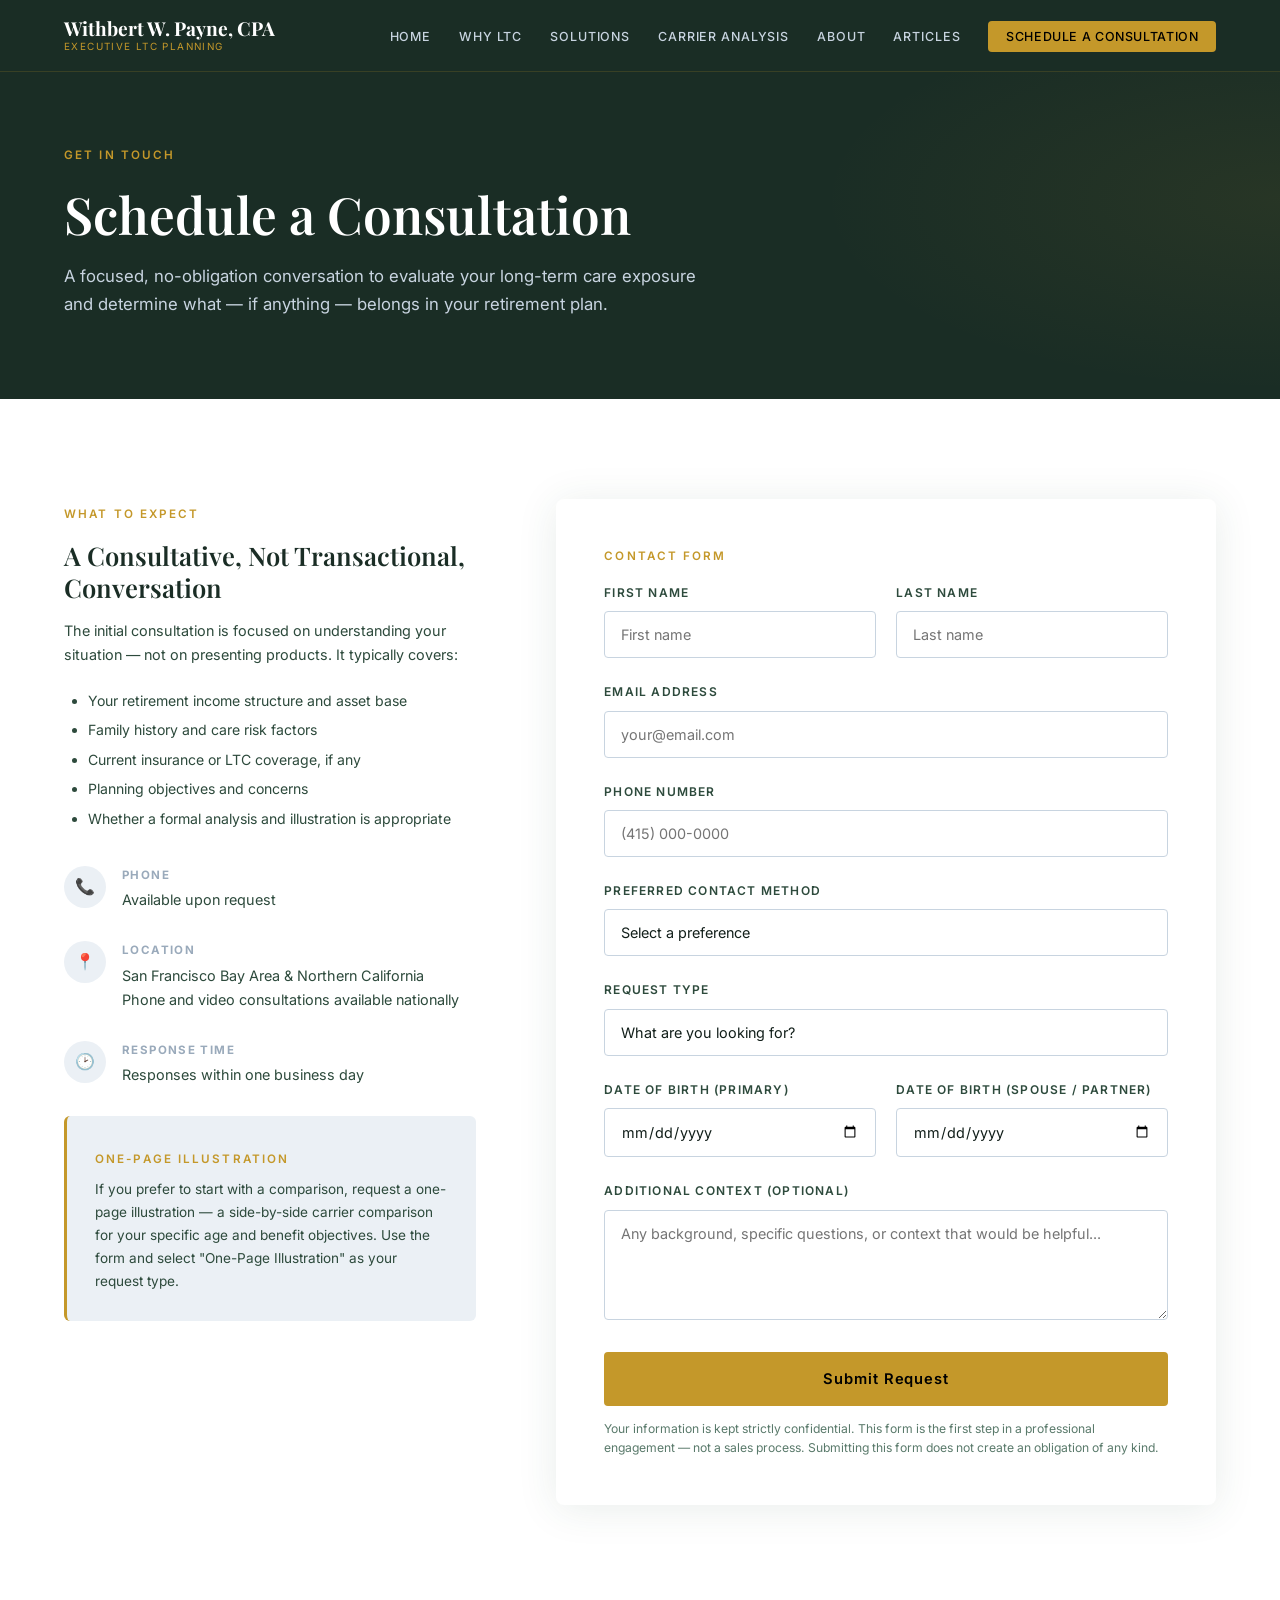
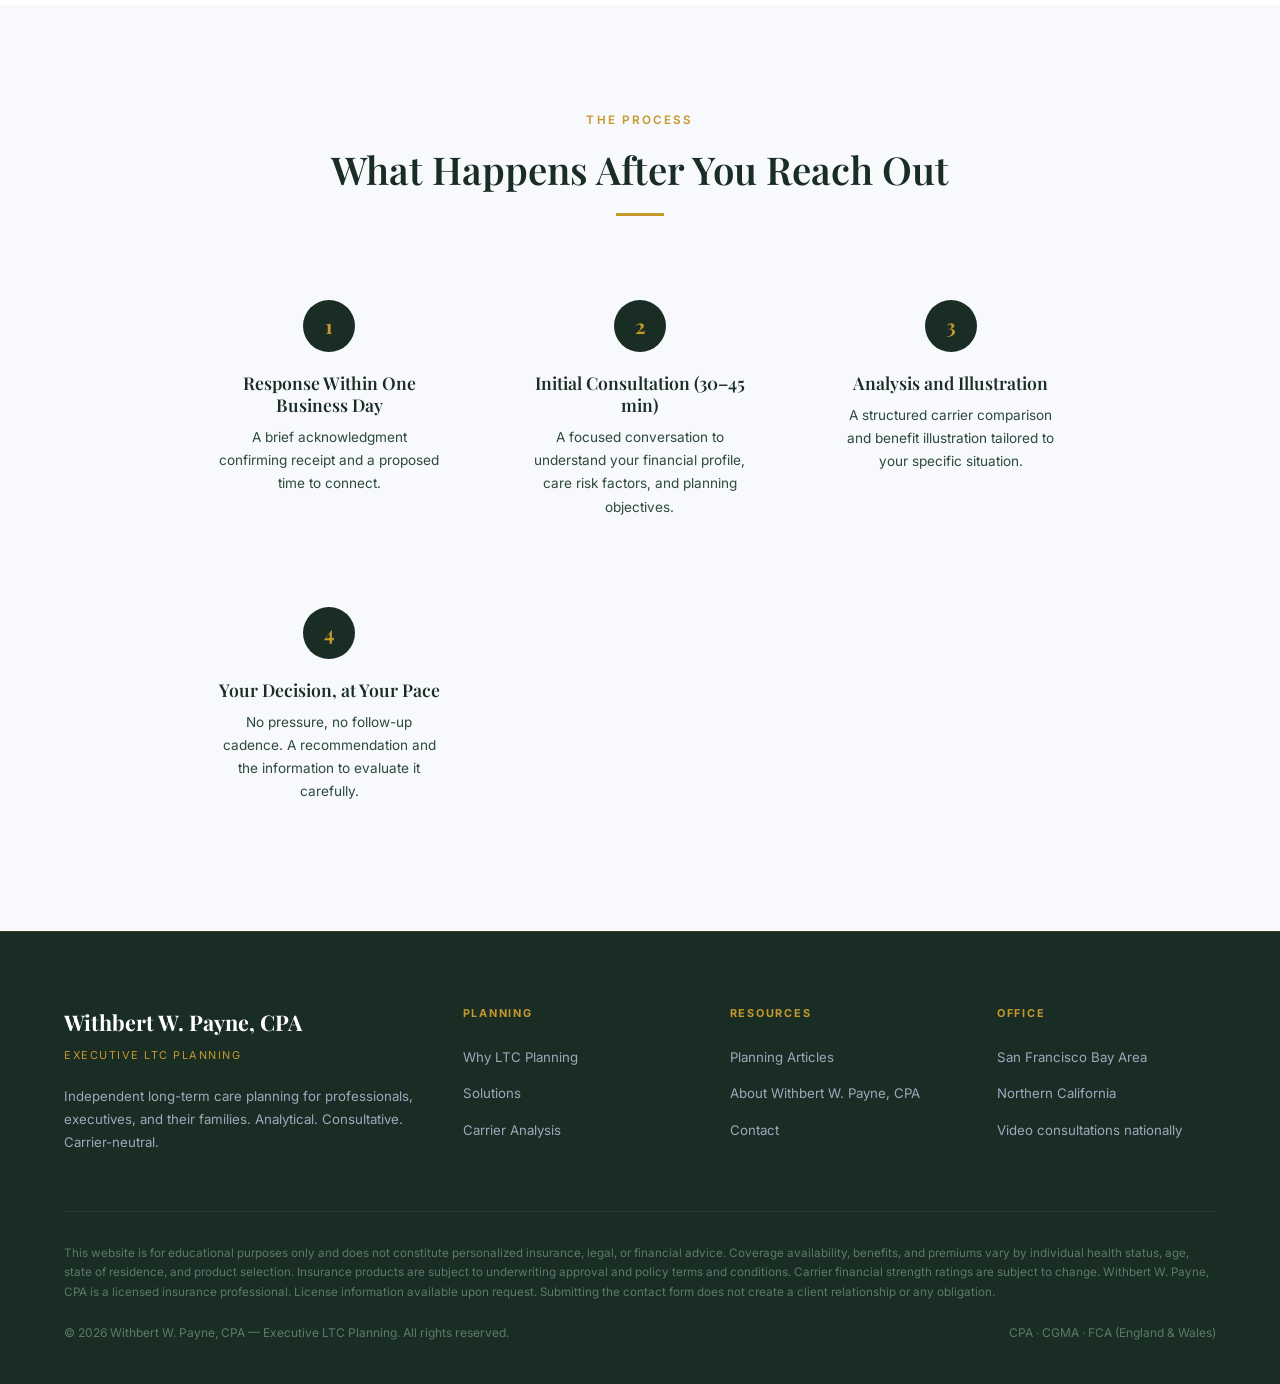
<file: contact.html>
<!DOCTYPE html>
<html lang="en">
<head>
  <meta charset="UTF-8">
  <meta name="viewport" content="width=device-width, initial-scale=1.0">
  <title>Schedule a Consultation | Withbert W. Payne, CPA Executive LTC Planning</title>
  <meta name="description" content="Schedule a no-obligation consultation or request a one-page carrier illustration. Simple, professional contact for serious long-term care planning conversations.">
  <link rel="stylesheet" href="css/style.css">
</head>
<body>

<nav class="nav">
  <a href="index.html" class="nav__brand">
    <span class="nav__name">Withbert W. Payne, CPA</span>
    <span class="nav__tagline">Executive LTC Planning</span>
  </a>
  <ul class="nav__links">
    <li><a href="index.html">Home</a></li>
    <li><a href="why-ltc.html">Why LTC</a></li>
    <li><a href="solutions.html">Solutions</a></li>
    <li><a href="carrier-comparison.html">Carrier Analysis</a></li>
    <li><a href="about.html">About</a></li>
    <li><a href="articles.html">Articles</a></li>
    <li><a href="contact.html" class="nav__cta">Schedule a Consultation</a></li>
  </ul>
  <button class="nav__toggle" aria-label="Open menu">
    <span></span><span></span><span></span>
  </button>
</nav>

<section class="page-hero">
  <div class="container">
    <div class="eyebrow">Get in Touch</div>
    <h1>Schedule a Consultation</h1>
    <p>A focused, no-obligation conversation to evaluate your long-term care exposure and determine what — if anything — belongs in your retirement plan.</p>
  </div>
</section>

<!-- CONTACT SECTION -->
<section class="section">
  <div class="container">
    <div class="contact-grid">

      <!-- Left: Info -->
      <div class="contact-info">
        <div class="eyebrow">What to Expect</div>
        <h3>A Consultative, Not Transactional, Conversation</h3>
        <p style="margin-top:1rem;">The initial consultation is focused on understanding your situation — not on presenting products. It typically covers:</p>
        <ul style="list-style:disc;padding-left:1.5rem;color:var(--text-mid);font-size:0.88rem;line-height:2.1;margin-bottom:2rem;">
          <li>Your retirement income structure and asset base</li>
          <li>Family history and care risk factors</li>
          <li>Current insurance or LTC coverage, if any</li>
          <li>Planning objectives and concerns</li>
          <li>Whether a formal analysis and illustration is appropriate</li>
        </ul>

        <div class="contact-detail">
          <div class="contact-detail__icon">&#128222;</div>
          <div>
            <div class="contact-detail__label">Phone</div>
            <div class="contact-detail__value">Available upon request</div>
          </div>
        </div>

        <div class="contact-detail">
          <div class="contact-detail__icon">&#128205;</div>
          <div>
            <div class="contact-detail__label">Location</div>
            <div class="contact-detail__value">San Francisco Bay Area &amp; Northern California<br>Phone and video consultations available nationally</div>
          </div>
        </div>

        <div class="contact-detail">
          <div class="contact-detail__icon">&#128337;</div>
          <div>
            <div class="contact-detail__label">Response Time</div>
            <div class="contact-detail__value">Responses within one business day</div>
          </div>
        </div>

        <div style="background:var(--silver-pale);border-radius:6px;padding:1.75rem;margin-top:1rem;border-left:3px solid var(--gold);">
          <div class="eyebrow" style="margin-bottom:0.5rem;">One-Page Illustration</div>
          <p style="font-size:0.85rem;color:var(--text-mid);margin:0;">If you prefer to start with a comparison, request a one-page illustration — a side-by-side carrier comparison for your specific age and benefit objectives. Use the form and select "One-Page Illustration" as your request type.</p>
        </div>
      </div>

      <!-- Right: Form -->
      <div id="illustration">
        <form class="form" id="contactForm" novalidate>
          <div class="eyebrow" style="margin-bottom:1rem;display:block;">Contact Form</div>

          <div class="form-row">
            <div class="form-group">
              <label for="firstName">First Name</label>
              <input type="text" id="firstName" name="firstName" placeholder="First name" required>
            </div>
            <div class="form-group">
              <label for="lastName">Last Name</label>
              <input type="text" id="lastName" name="lastName" placeholder="Last name" required>
            </div>
          </div>

          <div class="form-group">
            <label for="email">Email Address</label>
            <input type="email" id="email" name="email" placeholder="your@email.com" required>
          </div>

          <div class="form-group">
            <label for="phone">Phone Number</label>
            <input type="tel" id="phone" name="phone" placeholder="(415) 000-0000">
          </div>

          <div class="form-group">
            <label for="preferred">Preferred Contact Method</label>
            <select id="preferred" name="preferred">
              <option value="">Select a preference</option>
              <option value="email">Email</option>
              <option value="phone">Phone call</option>
              <option value="video">Video call (Zoom / Teams)</option>
            </select>
          </div>

          <div class="form-group">
            <label for="requestType">Request Type</label>
            <select id="requestType" name="requestType">
              <option value="">What are you looking for?</option>
              <option value="consultation">Initial Consultation</option>
              <option value="illustration">One-Page Carrier Illustration</option>
              <option value="both">Consultation + Illustration</option>
              <option value="question">General Question</option>
            </select>
          </div>

          <div class="form-row">
            <div class="form-group">
              <label for="dob1">Date of Birth (Primary)</label>
              <input type="date" id="dob1" name="dob1">
            </div>
            <div class="form-group">
              <label for="dob2">Date of Birth (Spouse / Partner)</label>
              <input type="date" id="dob2" name="dob2">
            </div>
          </div>

          <div class="form-group">
            <label for="message">Additional Context (Optional)</label>
            <textarea id="message" name="message" placeholder="Any background, specific questions, or context that would be helpful..."></textarea>
          </div>

          <button type="submit" class="btn btn-primary form__submit">Submit Request</button>

          <div id="successMessage">
            Your request has been submitted. You will hear back within one business day.
          </div>

          <p class="form-disclaimer">
            Your information is kept strictly confidential. This form is the first step in a professional engagement — not a sales process. Submitting this form does not create an obligation of any kind.
          </p>
        </form>
      </div>
    </div>
  </div>
</section>

<!-- WHAT HAPPENS NEXT -->
<section class="section section--pale">
  <div class="container">
    <div class="section-header center">
      <div class="eyebrow">The Process</div>
      <h2>What Happens After You Reach Out</h2>
      <div class="divider center"></div>
    </div>
    <div style="display:grid;grid-template-columns:repeat(auto-fit,minmax(240px,1fr));gap:2rem;max-width:900px;margin:0 auto;">
      <div style="text-align:center;padding:1.75rem;">
        <div style="width:52px;height:52px;background:var(--navy-deep);border-radius:50%;display:flex;align-items:center;justify-content:center;margin:0 auto 1.25rem;font-family:'Playfair Display',serif;font-size:1.25rem;font-weight:700;color:var(--gold);">1</div>
        <h4 style="margin-bottom:0.625rem;">Response Within One Business Day</h4>
        <p style="font-size:0.85rem;color:var(--text-mid);">A brief acknowledgment confirming receipt and a proposed time to connect.</p>
      </div>
      <div style="text-align:center;padding:1.75rem;">
        <div style="width:52px;height:52px;background:var(--navy-deep);border-radius:50%;display:flex;align-items:center;justify-content:center;margin:0 auto 1.25rem;font-family:'Playfair Display',serif;font-size:1.25rem;font-weight:700;color:var(--gold);">2</div>
        <h4 style="margin-bottom:0.625rem;">Initial Consultation (30–45 min)</h4>
        <p style="font-size:0.85rem;color:var(--text-mid);">A focused conversation to understand your financial profile, care risk factors, and planning objectives.</p>
      </div>
      <div style="text-align:center;padding:1.75rem;">
        <div style="width:52px;height:52px;background:var(--navy-deep);border-radius:50%;display:flex;align-items:center;justify-content:center;margin:0 auto 1.25rem;font-family:'Playfair Display',serif;font-size:1.25rem;font-weight:700;color:var(--gold);">3</div>
        <h4 style="margin-bottom:0.625rem;">Analysis and Illustration</h4>
        <p style="font-size:0.85rem;color:var(--text-mid);">A structured carrier comparison and benefit illustration tailored to your specific situation.</p>
      </div>
      <div style="text-align:center;padding:1.75rem;">
        <div style="width:52px;height:52px;background:var(--navy-deep);border-radius:50%;display:flex;align-items:center;justify-content:center;margin:0 auto 1.25rem;font-family:'Playfair Display',serif;font-size:1.25rem;font-weight:700;color:var(--gold);">4</div>
        <h4 style="margin-bottom:0.625rem;">Your Decision, at Your Pace</h4>
        <p style="font-size:0.85rem;color:var(--text-mid);">No pressure, no follow-up cadence. A recommendation and the information to evaluate it carefully.</p>
      </div>
    </div>
  </div>
</section>

<footer class="footer">
  <div class="container">
    <div class="footer__grid">
      <div>
        <div class="footer__brand-name">Withbert W. Payne, CPA</div>
        <div class="footer__brand-tagline">Executive LTC Planning</div>
        <p class="footer__bio">Independent long-term care planning for professionals, executives, and their families. Analytical. Consultative. Carrier-neutral.</p>
      </div>
      <div>
        <div class="footer__heading">Planning</div>
        <ul class="footer__links">
          <li><a href="why-ltc.html">Why LTC Planning</a></li>
          <li><a href="solutions.html">Solutions</a></li>
          <li><a href="carrier-comparison.html">Carrier Analysis</a></li>
        </ul>
      </div>
      <div>
        <div class="footer__heading">Resources</div>
        <ul class="footer__links">
          <li><a href="articles.html">Planning Articles</a></li>
          <li><a href="about.html">About Withbert W. Payne, CPA</a></li>
          <li><a href="contact.html">Contact</a></li>
        </ul>
      </div>
      <div>
        <div class="footer__heading">Office</div>
        <ul class="footer__links">
          <li><a href="#">San Francisco Bay Area</a></li>
          <li><a href="#">Northern California</a></li>
          <li><a href="#">Video consultations nationally</a></li>
        </ul>
      </div>
    </div>
    <div class="footer__bottom">
      <p class="footer__disclaimer">
        This website is for educational purposes only and does not constitute personalized insurance, legal, or financial advice. Coverage availability, benefits, and premiums vary by individual health status, age, state of residence, and product selection. Insurance products are subject to underwriting approval and policy terms and conditions. Carrier financial strength ratings are subject to change. Withbert W. Payne, CPA is a licensed insurance professional. License information available upon request. Submitting the contact form does not create a client relationship or any obligation.
      </p>
      <div class="footer__copyright">
        <span>&copy; 2026 Withbert W. Payne, CPA — Executive LTC Planning. All rights reserved.</span>
        <span>CPA &middot; CGMA &middot; FCA (England &amp; Wales)</span>
      </div>
    </div>
  </div>
</footer>

<script src="js/main.js"></script>
</body>
</html>
</file>
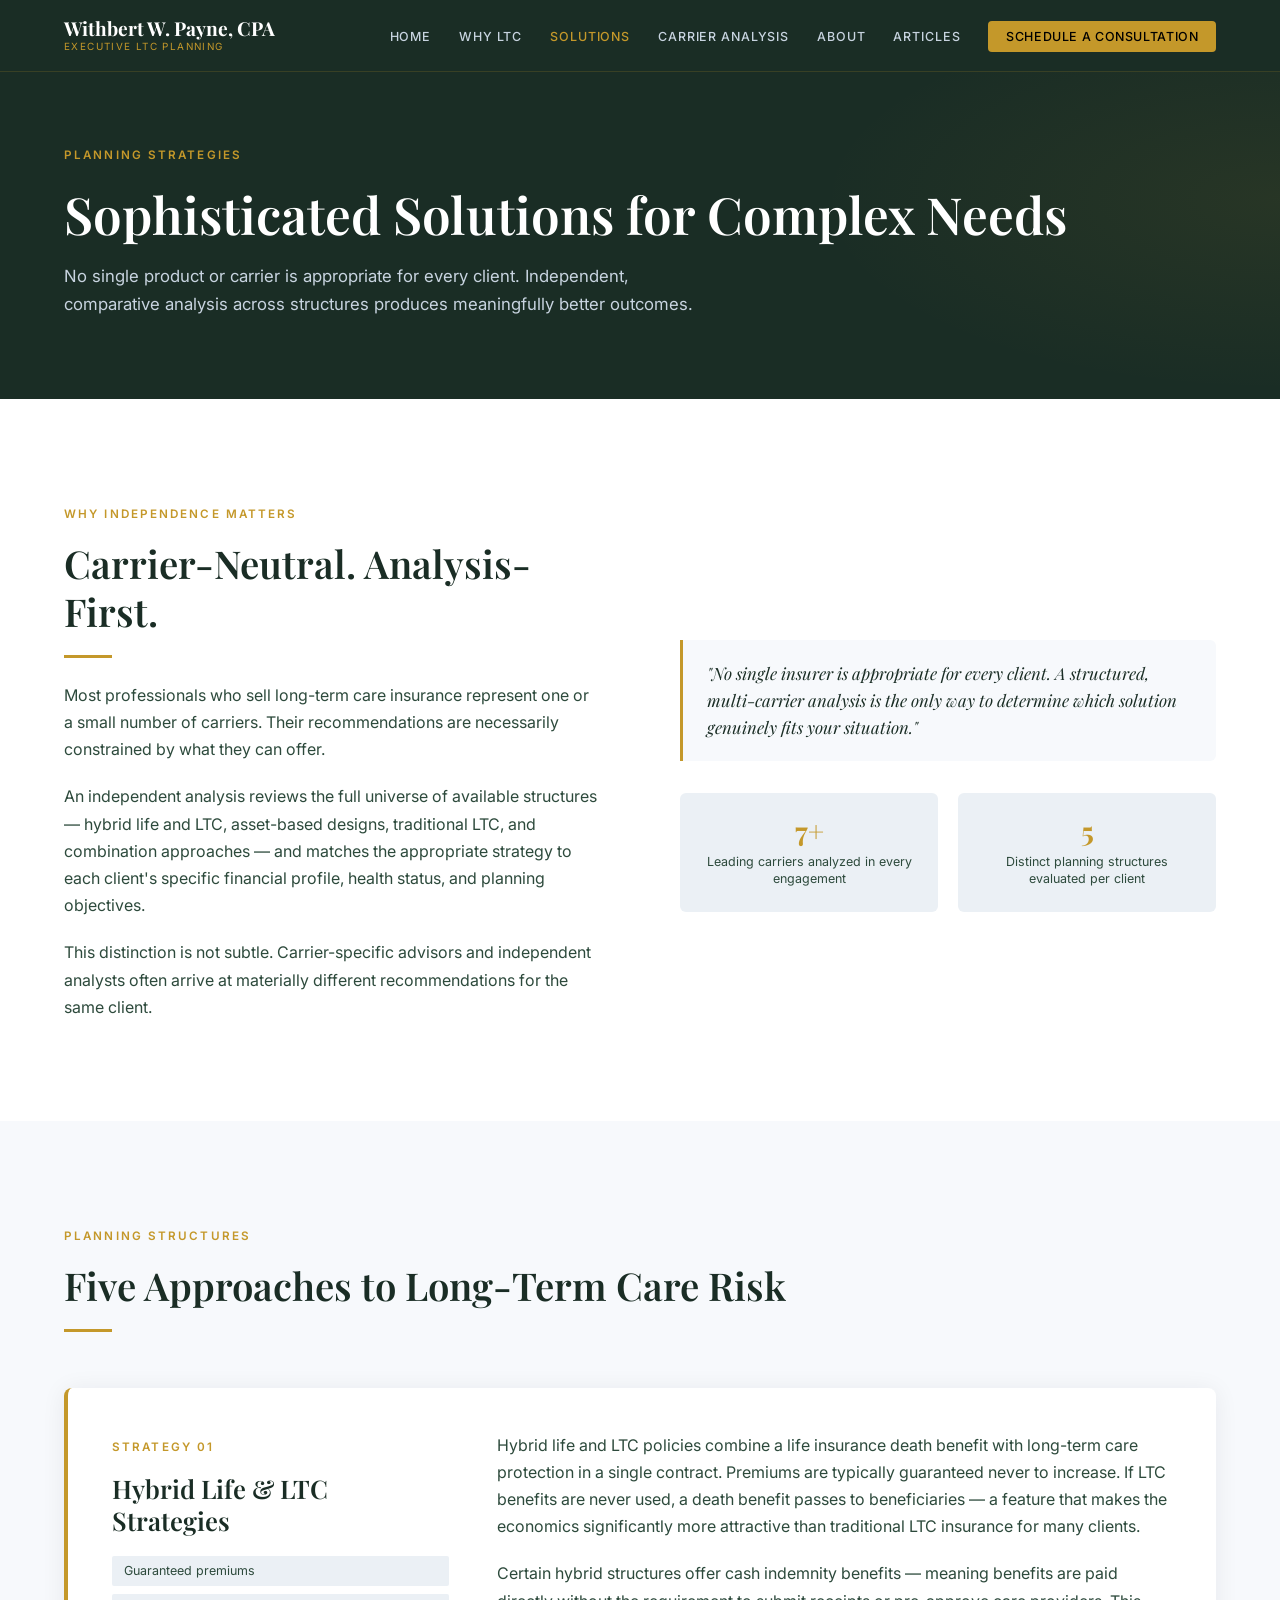
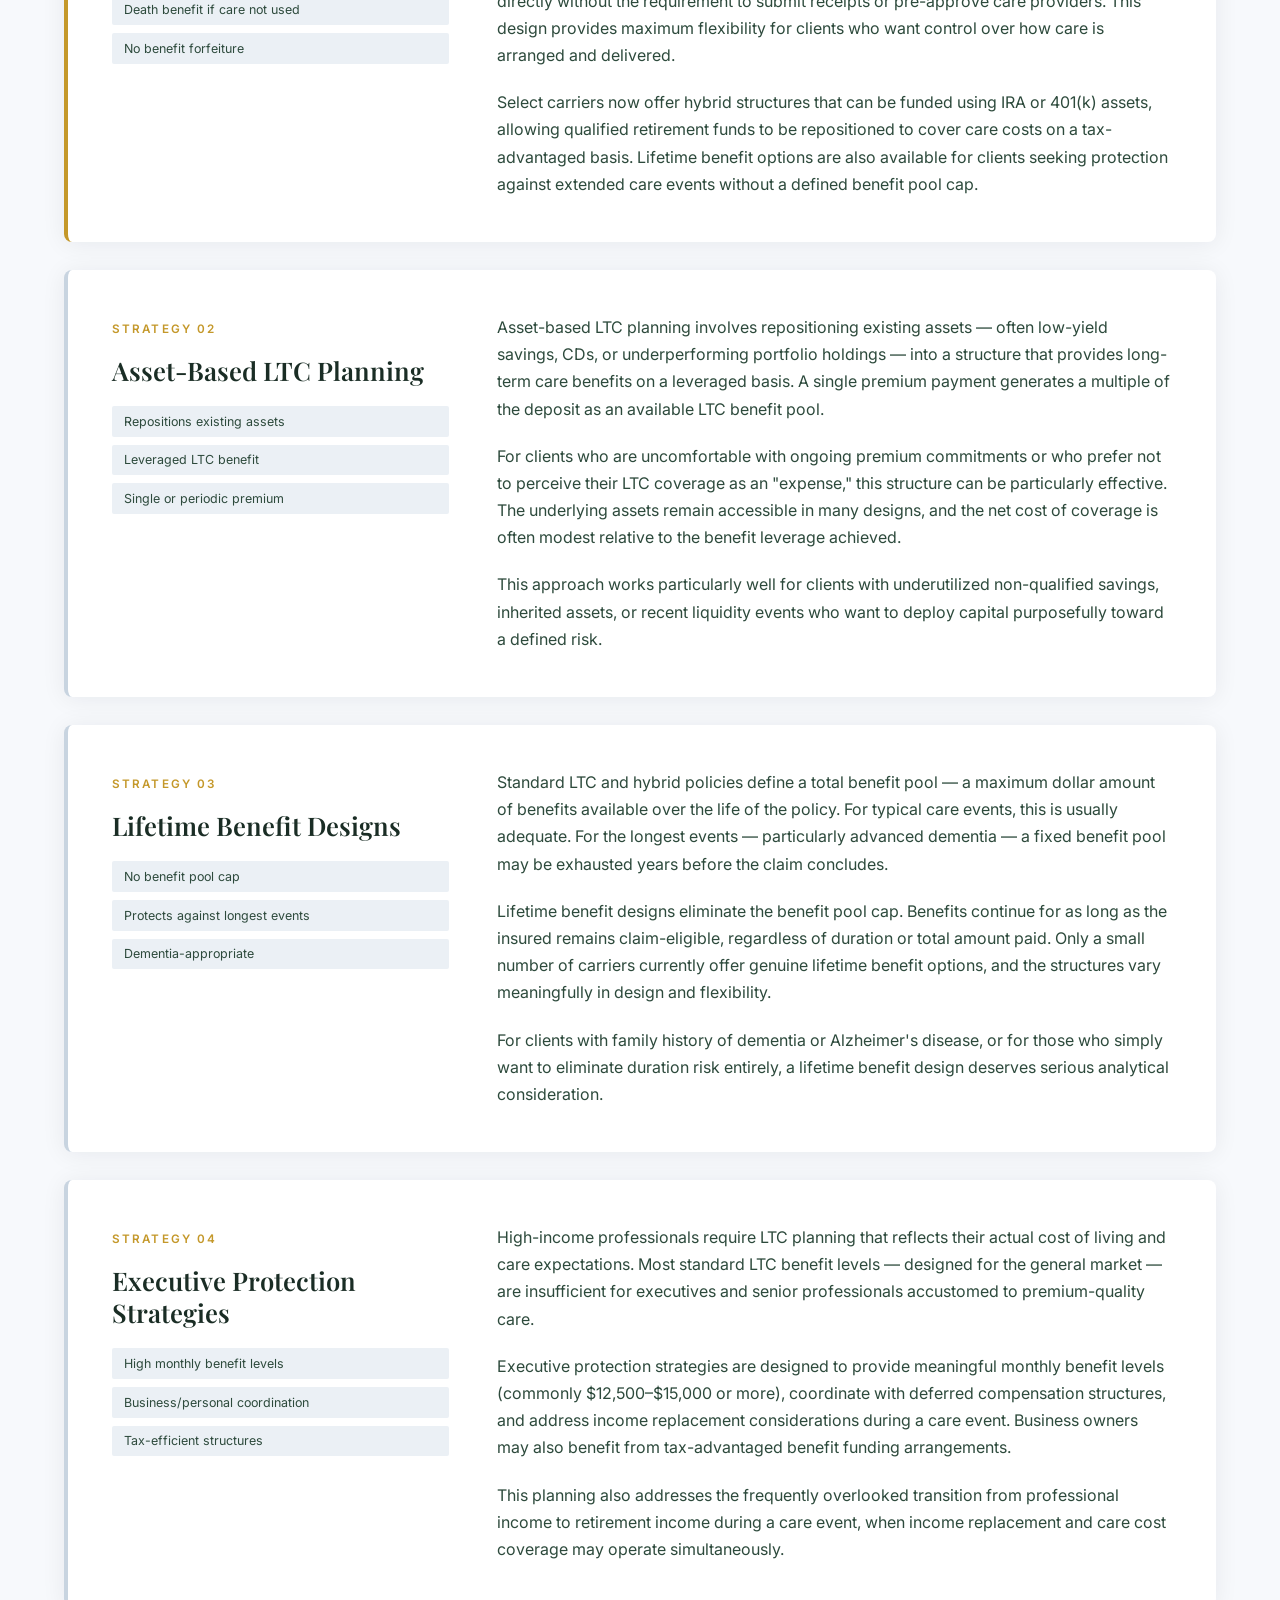
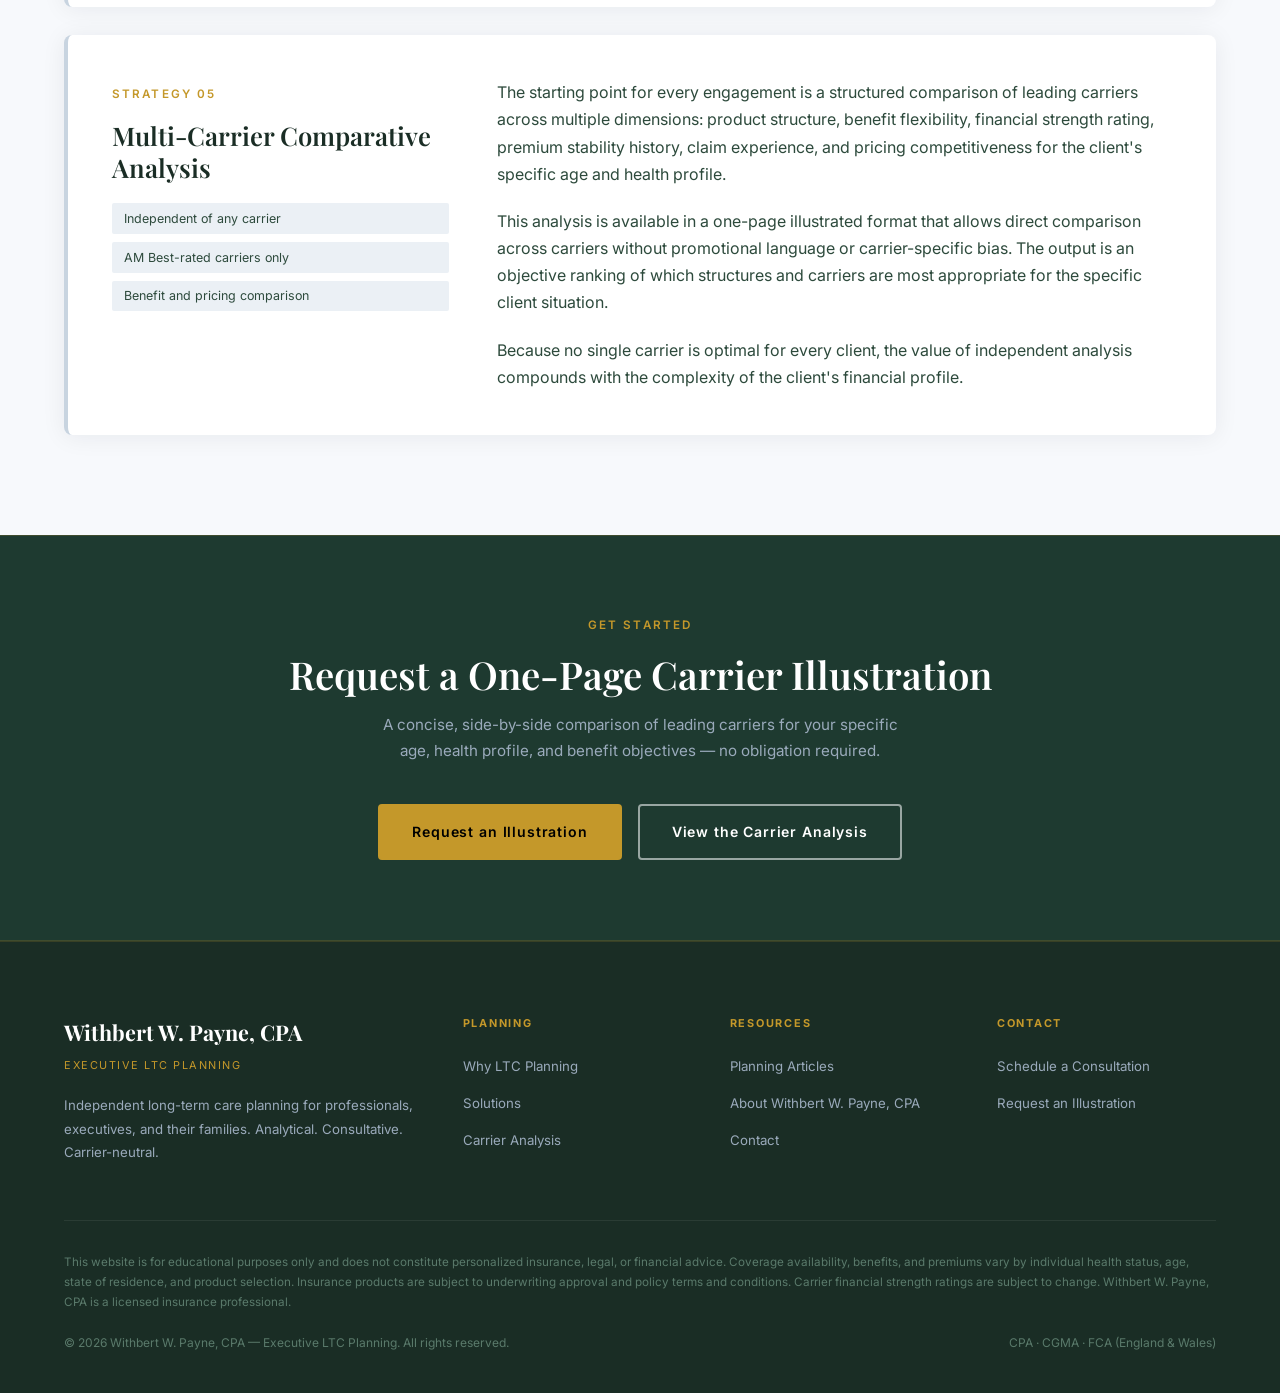
<file: solutions.html>
<!DOCTYPE html>
<html lang="en">
<head>
  <meta charset="UTF-8">
  <meta name="viewport" content="width=device-width, initial-scale=1.0">
  <title>Planning Solutions | Withbert W. Payne, CPA Executive LTC Planning</title>
  <meta name="description" content="Hybrid life and LTC strategies, asset-based planning, lifetime benefit designs, and executive protection strategies. Independent multi-carrier analysis.">
  <link rel="stylesheet" href="css/style.css">
</head>
<body>

<nav class="nav">
  <a href="index.html" class="nav__brand">
    <span class="nav__name">Withbert W. Payne, CPA</span>
    <span class="nav__tagline">Executive LTC Planning</span>
  </a>
  <ul class="nav__links">
    <li><a href="index.html">Home</a></li>
    <li><a href="why-ltc.html">Why LTC</a></li>
    <li><a href="solutions.html">Solutions</a></li>
    <li><a href="carrier-comparison.html">Carrier Analysis</a></li>
    <li><a href="about.html">About</a></li>
    <li><a href="articles.html">Articles</a></li>
    <li><a href="contact.html" class="nav__cta">Schedule a Consultation</a></li>
  </ul>
  <button class="nav__toggle" aria-label="Open menu">
    <span></span><span></span><span></span>
  </button>
</nav>

<section class="page-hero">
  <div class="container">
    <div class="eyebrow">Planning Strategies</div>
    <h1>Sophisticated Solutions for Complex Needs</h1>
    <p>No single product or carrier is appropriate for every client. Independent, comparative analysis across structures produces meaningfully better outcomes.</p>
  </div>
</section>

<!-- POSITIONING NOTE -->
<section class="section">
  <div class="container">
    <div class="g-2col">
      <div>
        <div class="eyebrow">Why Independence Matters</div>
        <h2>Carrier-Neutral. Analysis-First.</h2>
        <div class="divider"></div>
        <p style="margin-top:1.5rem;color:var(--text-mid);">
          Most professionals who sell long-term care insurance represent one or a small number of carriers. Their recommendations are necessarily constrained by what they can offer.
        </p>
        <p style="color:var(--text-mid);">
          An independent analysis reviews the full universe of available structures — hybrid life and LTC, asset-based designs, traditional LTC, and combination approaches — and matches the appropriate strategy to each client's specific financial profile, health status, and planning objectives.
        </p>
        <p style="color:var(--text-mid);">
          This distinction is not subtle. Carrier-specific advisors and independent analysts often arrive at materially different recommendations for the same client.
        </p>
      </div>
      <div>
        <div class="about-highlight">
          "No single insurer is appropriate for every client. A structured, multi-carrier analysis is the only way to determine which solution genuinely fits your situation."
        </div>
        <div class="g-2col--tight" style="margin-top:1.5rem;">
          <div style="background:var(--silver-pale);border-radius:6px;padding:1.5rem;text-align:center;">
            <div style="font-family:'Playfair Display',serif;font-size:1.75rem;font-weight:700;color:var(--gold);line-height:1;margin-bottom:0.5rem;">7+</div>
            <div style="font-size:0.78rem;color:var(--text-mid);line-height:1.4;">Leading carriers analyzed in every engagement</div>
          </div>
          <div style="background:var(--silver-pale);border-radius:6px;padding:1.5rem;text-align:center;">
            <div style="font-family:'Playfair Display',serif;font-size:1.75rem;font-weight:700;color:var(--gold);line-height:1;margin-bottom:0.5rem;">5</div>
            <div style="font-size:0.78rem;color:var(--text-mid);line-height:1.4;">Distinct planning structures evaluated per client</div>
          </div>
        </div>
      </div>
    </div>
  </div>
</section>

<!-- SOLUTIONS DETAIL -->
<section class="section section--pale">
  <div class="container">
    <div class="section-header">
      <div class="eyebrow">Planning Structures</div>
      <h2>Five Approaches to Long-Term Care Risk</h2>
      <div class="divider"></div>
    </div>

    <!-- Strategy 1 -->
    <div style="background:var(--white);border-radius:8px;padding:2.75rem;box-shadow:0 2px 24px rgba(13,27,46,0.07);margin-bottom:1.75rem;border-left:4px solid var(--gold);">
      <div class="g-strategy">
        <div>
          <div class="eyebrow">Strategy 01</div>
          <h3 style="margin-bottom:0.5rem;">Hybrid Life &amp; LTC Strategies</h3>
          <div style="display:flex;flex-direction:column;gap:0.5rem;margin-top:1.25rem;">
            <span style="font-size:0.78rem;background:var(--silver-pale);padding:0.3rem 0.75rem;border-radius:2px;color:var(--text-mid);display:inline-block;">Guaranteed premiums</span>
            <span style="font-size:0.78rem;background:var(--silver-pale);padding:0.3rem 0.75rem;border-radius:2px;color:var(--text-mid);display:inline-block;">Death benefit if care not used</span>
            <span style="font-size:0.78rem;background:var(--silver-pale);padding:0.3rem 0.75rem;border-radius:2px;color:var(--text-mid);display:inline-block;">No benefit forfeiture</span>
          </div>
        </div>
        <div>
          <p style="color:var(--text-mid);">Hybrid life and LTC policies combine a life insurance death benefit with long-term care protection in a single contract. Premiums are typically guaranteed never to increase. If LTC benefits are never used, a death benefit passes to beneficiaries — a feature that makes the economics significantly more attractive than traditional LTC insurance for many clients.</p>
          <p style="color:var(--text-mid);">Certain hybrid structures offer cash indemnity benefits — meaning benefits are paid directly without the requirement to submit receipts or pre-approve care providers. This design provides maximum flexibility for clients who want control over how care is arranged and delivered.</p>
          <p style="color:var(--text-mid);">Select carriers now offer hybrid structures that can be funded using IRA or 401(k) assets, allowing qualified retirement funds to be repositioned to cover care costs on a tax-advantaged basis. Lifetime benefit options are also available for clients seeking protection against extended care events without a defined benefit pool cap.</p>
        </div>
      </div>
    </div>

    <!-- Strategy 2 -->
    <div style="background:var(--white);border-radius:8px;padding:2.75rem;box-shadow:0 2px 24px rgba(13,27,46,0.07);margin-bottom:1.75rem;border-left:4px solid var(--silver-light);">
      <div class="g-strategy">
        <div>
          <div class="eyebrow">Strategy 02</div>
          <h3 style="margin-bottom:0.5rem;">Asset-Based LTC Planning</h3>
          <div style="display:flex;flex-direction:column;gap:0.5rem;margin-top:1.25rem;">
            <span style="font-size:0.78rem;background:var(--silver-pale);padding:0.3rem 0.75rem;border-radius:2px;color:var(--text-mid);display:inline-block;">Repositions existing assets</span>
            <span style="font-size:0.78rem;background:var(--silver-pale);padding:0.3rem 0.75rem;border-radius:2px;color:var(--text-mid);display:inline-block;">Leveraged LTC benefit</span>
            <span style="font-size:0.78rem;background:var(--silver-pale);padding:0.3rem 0.75rem;border-radius:2px;color:var(--text-mid);display:inline-block;">Single or periodic premium</span>
          </div>
        </div>
        <div>
          <p style="color:var(--text-mid);">Asset-based LTC planning involves repositioning existing assets — often low-yield savings, CDs, or underperforming portfolio holdings — into a structure that provides long-term care benefits on a leveraged basis. A single premium payment generates a multiple of the deposit as an available LTC benefit pool.</p>
          <p style="color:var(--text-mid);">For clients who are uncomfortable with ongoing premium commitments or who prefer not to perceive their LTC coverage as an "expense," this structure can be particularly effective. The underlying assets remain accessible in many designs, and the net cost of coverage is often modest relative to the benefit leverage achieved.</p>
          <p style="color:var(--text-mid);">This approach works particularly well for clients with underutilized non-qualified savings, inherited assets, or recent liquidity events who want to deploy capital purposefully toward a defined risk.</p>
        </div>
      </div>
    </div>

    <!-- Strategy 3 -->
    <div style="background:var(--white);border-radius:8px;padding:2.75rem;box-shadow:0 2px 24px rgba(13,27,46,0.07);margin-bottom:1.75rem;border-left:4px solid var(--silver-light);">
      <div class="g-strategy">
        <div>
          <div class="eyebrow">Strategy 03</div>
          <h3 style="margin-bottom:0.5rem;">Lifetime Benefit Designs</h3>
          <div style="display:flex;flex-direction:column;gap:0.5rem;margin-top:1.25rem;">
            <span style="font-size:0.78rem;background:var(--silver-pale);padding:0.3rem 0.75rem;border-radius:2px;color:var(--text-mid);display:inline-block;">No benefit pool cap</span>
            <span style="font-size:0.78rem;background:var(--silver-pale);padding:0.3rem 0.75rem;border-radius:2px;color:var(--text-mid);display:inline-block;">Protects against longest events</span>
            <span style="font-size:0.78rem;background:var(--silver-pale);padding:0.3rem 0.75rem;border-radius:2px;color:var(--text-mid);display:inline-block;">Dementia-appropriate</span>
          </div>
        </div>
        <div>
          <p style="color:var(--text-mid);">Standard LTC and hybrid policies define a total benefit pool — a maximum dollar amount of benefits available over the life of the policy. For typical care events, this is usually adequate. For the longest events — particularly advanced dementia — a fixed benefit pool may be exhausted years before the claim concludes.</p>
          <p style="color:var(--text-mid);">Lifetime benefit designs eliminate the benefit pool cap. Benefits continue for as long as the insured remains claim-eligible, regardless of duration or total amount paid. Only a small number of carriers currently offer genuine lifetime benefit options, and the structures vary meaningfully in design and flexibility.</p>
          <p style="color:var(--text-mid);">For clients with family history of dementia or Alzheimer's disease, or for those who simply want to eliminate duration risk entirely, a lifetime benefit design deserves serious analytical consideration.</p>
        </div>
      </div>
    </div>

    <!-- Strategy 4 -->
    <div style="background:var(--white);border-radius:8px;padding:2.75rem;box-shadow:0 2px 24px rgba(13,27,46,0.07);margin-bottom:1.75rem;border-left:4px solid var(--silver-light);">
      <div class="g-strategy">
        <div>
          <div class="eyebrow">Strategy 04</div>
          <h3 style="margin-bottom:0.5rem;">Executive Protection Strategies</h3>
          <div style="display:flex;flex-direction:column;gap:0.5rem;margin-top:1.25rem;">
            <span style="font-size:0.78rem;background:var(--silver-pale);padding:0.3rem 0.75rem;border-radius:2px;color:var(--text-mid);display:inline-block;">High monthly benefit levels</span>
            <span style="font-size:0.78rem;background:var(--silver-pale);padding:0.3rem 0.75rem;border-radius:2px;color:var(--text-mid);display:inline-block;">Business/personal coordination</span>
            <span style="font-size:0.78rem;background:var(--silver-pale);padding:0.3rem 0.75rem;border-radius:2px;color:var(--text-mid);display:inline-block;">Tax-efficient structures</span>
          </div>
        </div>
        <div>
          <p style="color:var(--text-mid);">High-income professionals require LTC planning that reflects their actual cost of living and care expectations. Most standard LTC benefit levels — designed for the general market — are insufficient for executives and senior professionals accustomed to premium-quality care.</p>
          <p style="color:var(--text-mid);">Executive protection strategies are designed to provide meaningful monthly benefit levels (commonly $12,500–$15,000 or more), coordinate with deferred compensation structures, and address income replacement considerations during a care event. Business owners may also benefit from tax-advantaged benefit funding arrangements.</p>
          <p style="color:var(--text-mid);">This planning also addresses the frequently overlooked transition from professional income to retirement income during a care event, when income replacement and care cost coverage may operate simultaneously.</p>
        </div>
      </div>
    </div>

    <!-- Strategy 5 -->
    <div style="background:var(--white);border-radius:8px;padding:2.75rem;box-shadow:0 2px 24px rgba(13,27,46,0.07);border-left:4px solid var(--silver-light);">
      <div class="g-strategy">
        <div>
          <div class="eyebrow">Strategy 05</div>
          <h3 style="margin-bottom:0.5rem;">Multi-Carrier Comparative Analysis</h3>
          <div style="display:flex;flex-direction:column;gap:0.5rem;margin-top:1.25rem;">
            <span style="font-size:0.78rem;background:var(--silver-pale);padding:0.3rem 0.75rem;border-radius:2px;color:var(--text-mid);display:inline-block;">Independent of any carrier</span>
            <span style="font-size:0.78rem;background:var(--silver-pale);padding:0.3rem 0.75rem;border-radius:2px;color:var(--text-mid);display:inline-block;">AM Best-rated carriers only</span>
            <span style="font-size:0.78rem;background:var(--silver-pale);padding:0.3rem 0.75rem;border-radius:2px;color:var(--text-mid);display:inline-block;">Benefit and pricing comparison</span>
          </div>
        </div>
        <div>
          <p style="color:var(--text-mid);">The starting point for every engagement is a structured comparison of leading carriers across multiple dimensions: product structure, benefit flexibility, financial strength rating, premium stability history, claim experience, and pricing competitiveness for the client's specific age and health profile.</p>
          <p style="color:var(--text-mid);">This analysis is available in a one-page illustrated format that allows direct comparison across carriers without promotional language or carrier-specific bias. The output is an objective ranking of which structures and carriers are most appropriate for the specific client situation.</p>
          <p style="color:var(--text-mid);">Because no single carrier is optimal for every client, the value of independent analysis compounds with the complexity of the client's financial profile.</p>
        </div>
      </div>
    </div>

  </div>
</section>

<section class="cta-band">
  <div class="container">
    <div class="eyebrow" style="display:block;text-align:center;">Get Started</div>
    <h2>Request a One-Page Carrier Illustration</h2>
    <p>A concise, side-by-side comparison of leading carriers for your specific age, health profile, and benefit objectives — no obligation required.</p>
    <div class="cta-band__actions">
      <a href="contact.html#illustration" class="btn btn-primary">Request an Illustration</a>
      <a href="carrier-comparison.html" class="btn btn-outline">View the Carrier Analysis</a>
    </div>
  </div>
</section>

<footer class="footer">
  <div class="container">
    <div class="footer__grid">
      <div>
        <div class="footer__brand-name">Withbert W. Payne, CPA</div>
        <div class="footer__brand-tagline">Executive LTC Planning</div>
        <p class="footer__bio">Independent long-term care planning for professionals, executives, and their families. Analytical. Consultative. Carrier-neutral.</p>
      </div>
      <div>
        <div class="footer__heading">Planning</div>
        <ul class="footer__links">
          <li><a href="why-ltc.html">Why LTC Planning</a></li>
          <li><a href="solutions.html">Solutions</a></li>
          <li><a href="carrier-comparison.html">Carrier Analysis</a></li>
        </ul>
      </div>
      <div>
        <div class="footer__heading">Resources</div>
        <ul class="footer__links">
          <li><a href="articles.html">Planning Articles</a></li>
          <li><a href="about.html">About Withbert W. Payne, CPA</a></li>
          <li><a href="contact.html">Contact</a></li>
        </ul>
      </div>
      <div>
        <div class="footer__heading">Contact</div>
        <ul class="footer__links">
          <li><a href="contact.html">Schedule a Consultation</a></li>
          <li><a href="contact.html#illustration">Request an Illustration</a></li>
        </ul>
      </div>
    </div>
    <div class="footer__bottom">
      <p class="footer__disclaimer">
        This website is for educational purposes only and does not constitute personalized insurance, legal, or financial advice. Coverage availability, benefits, and premiums vary by individual health status, age, state of residence, and product selection. Insurance products are subject to underwriting approval and policy terms and conditions. Carrier financial strength ratings are subject to change. Withbert W. Payne, CPA is a licensed insurance professional.
      </p>
      <div class="footer__copyright">
        <span>&copy; 2026 Withbert W. Payne, CPA — Executive LTC Planning. All rights reserved.</span>
        <span>CPA &middot; CGMA &middot; FCA (England &amp; Wales)</span>
      </div>
    </div>
  </div>
</footer>

<script src="js/main.js"></script>
</body>
</html>
</file>
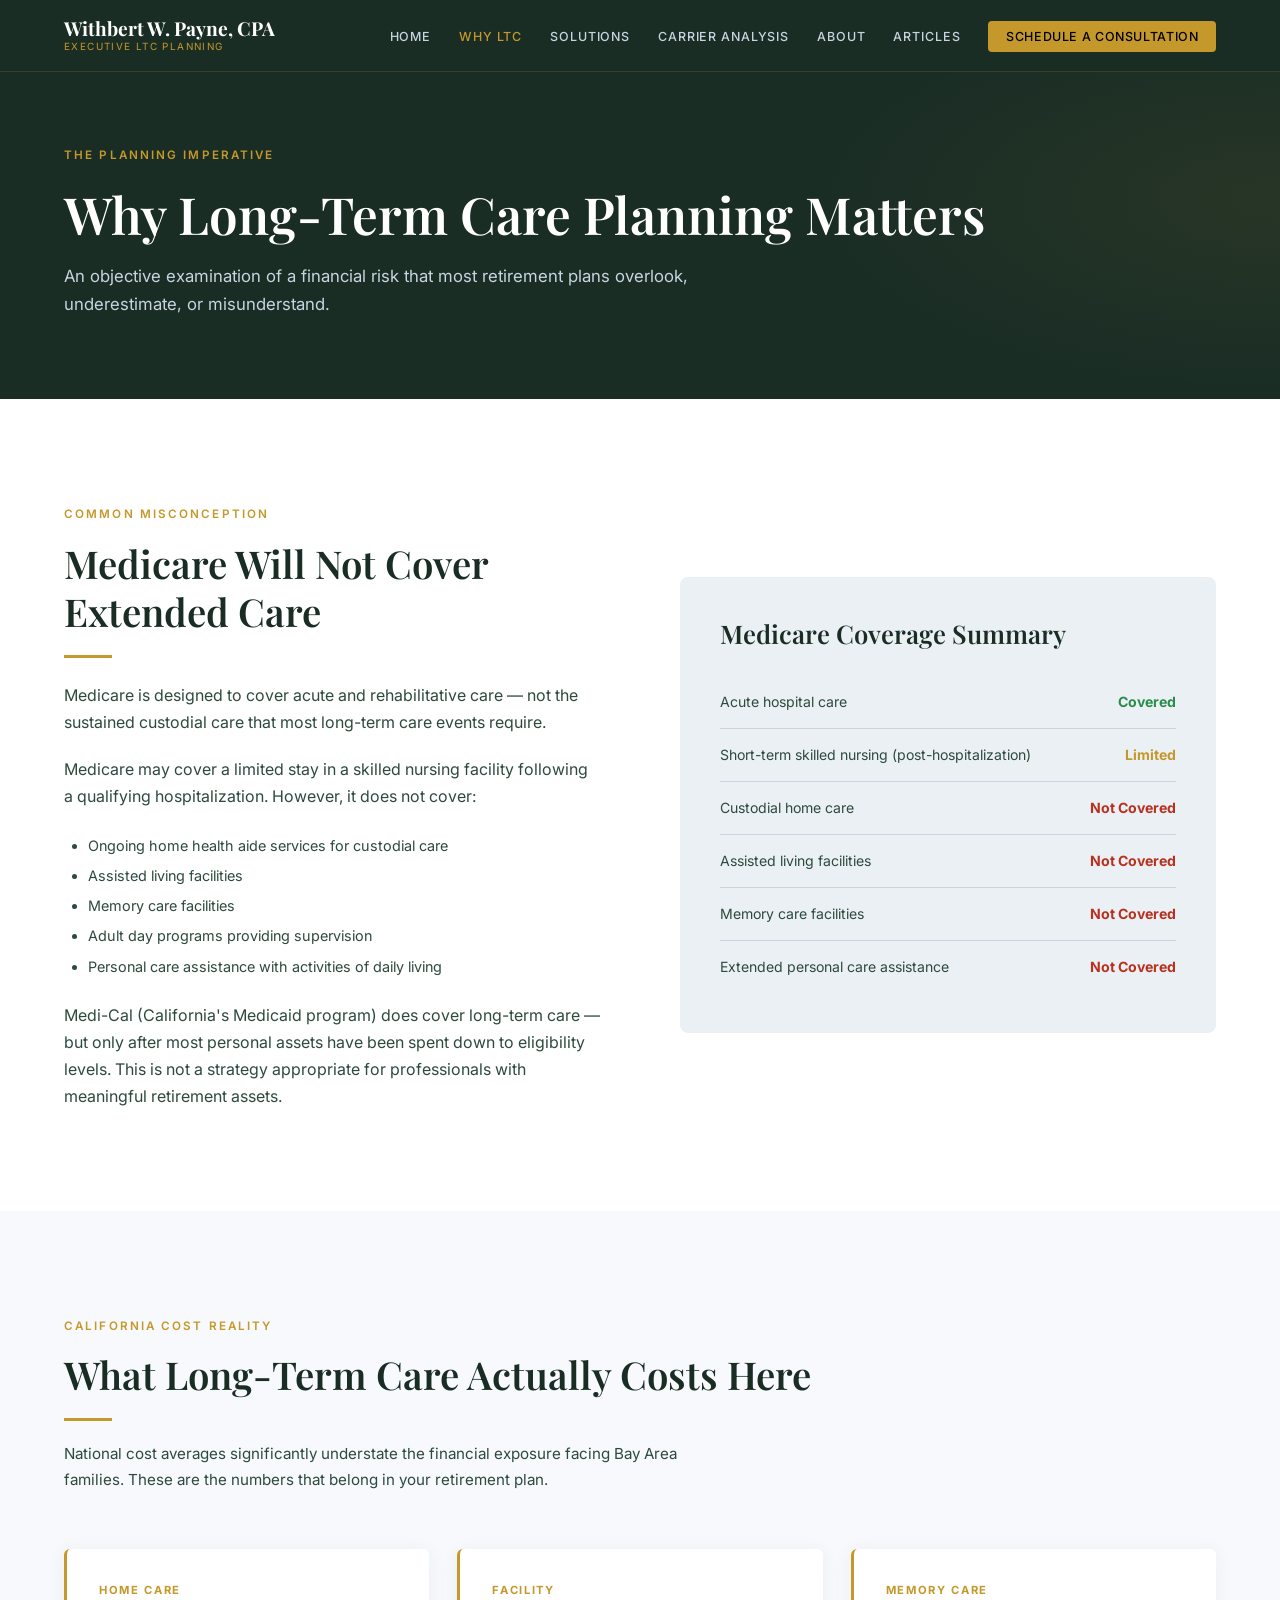
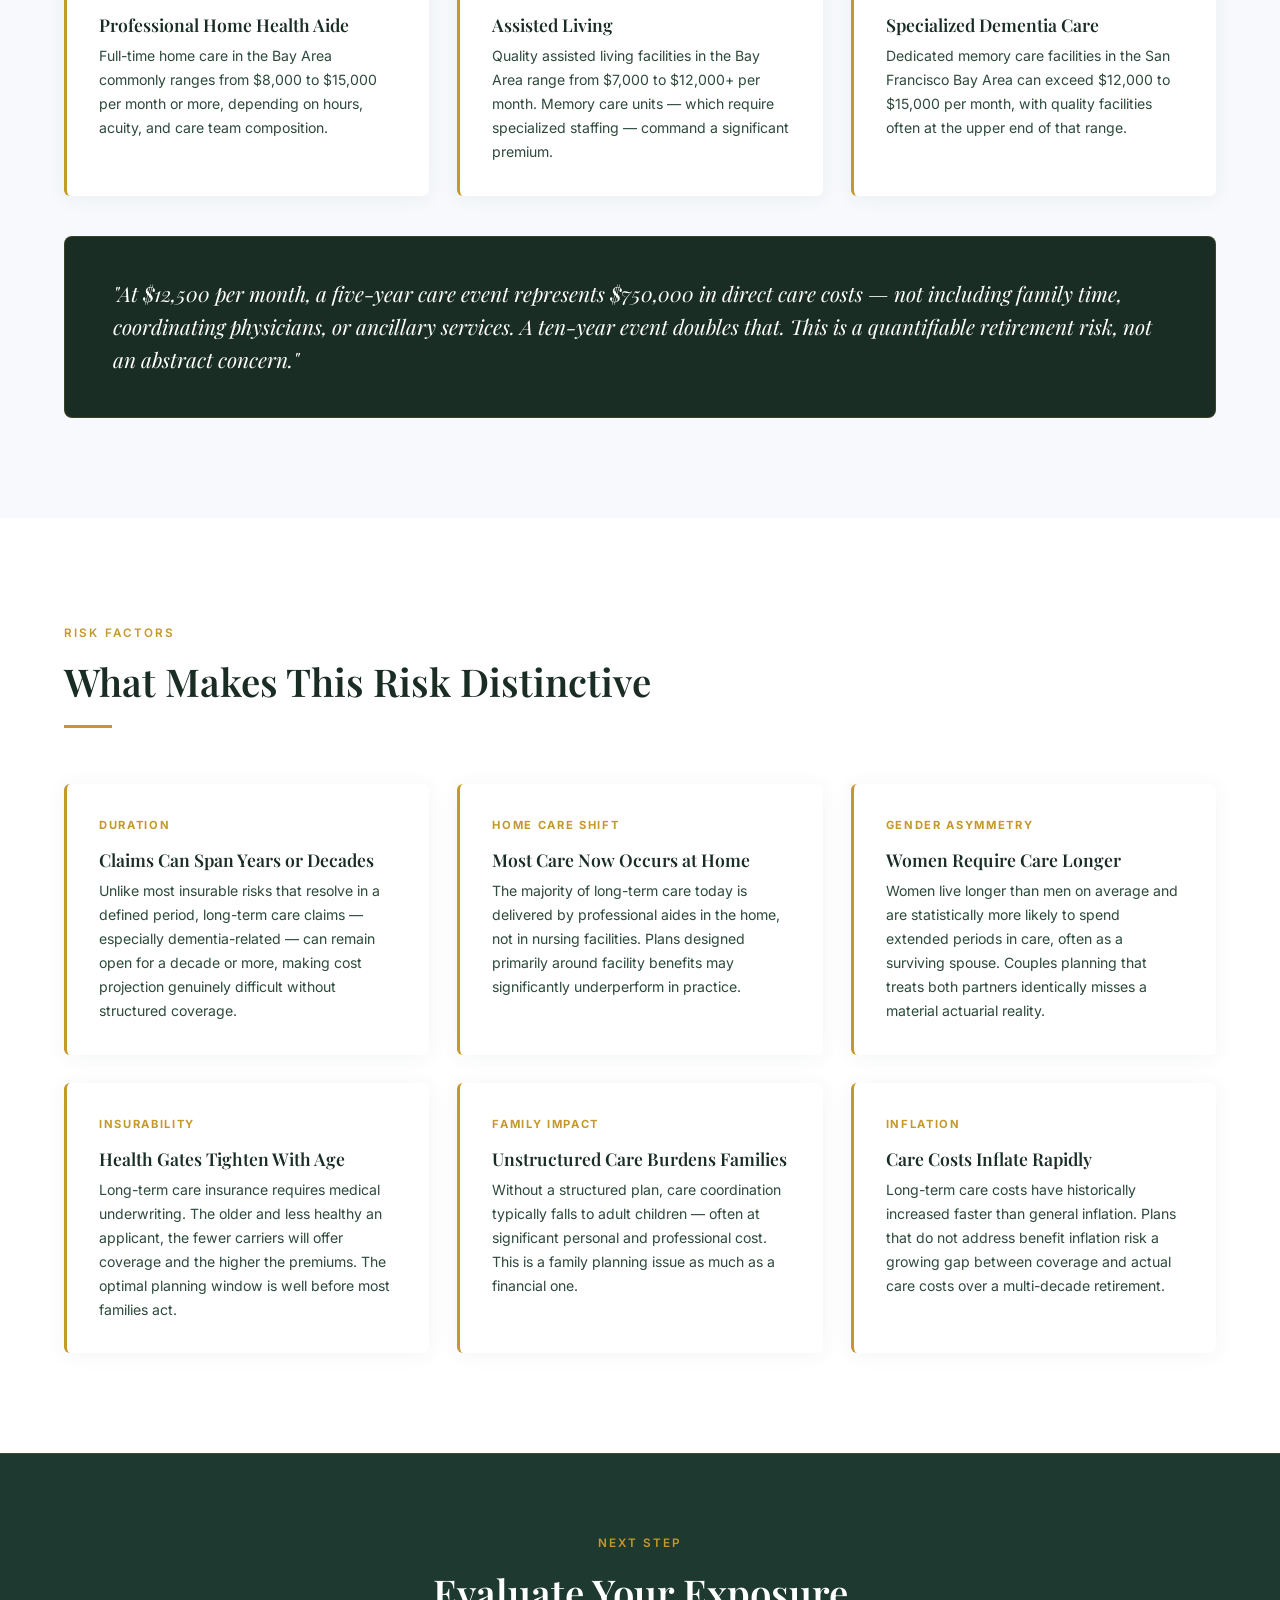
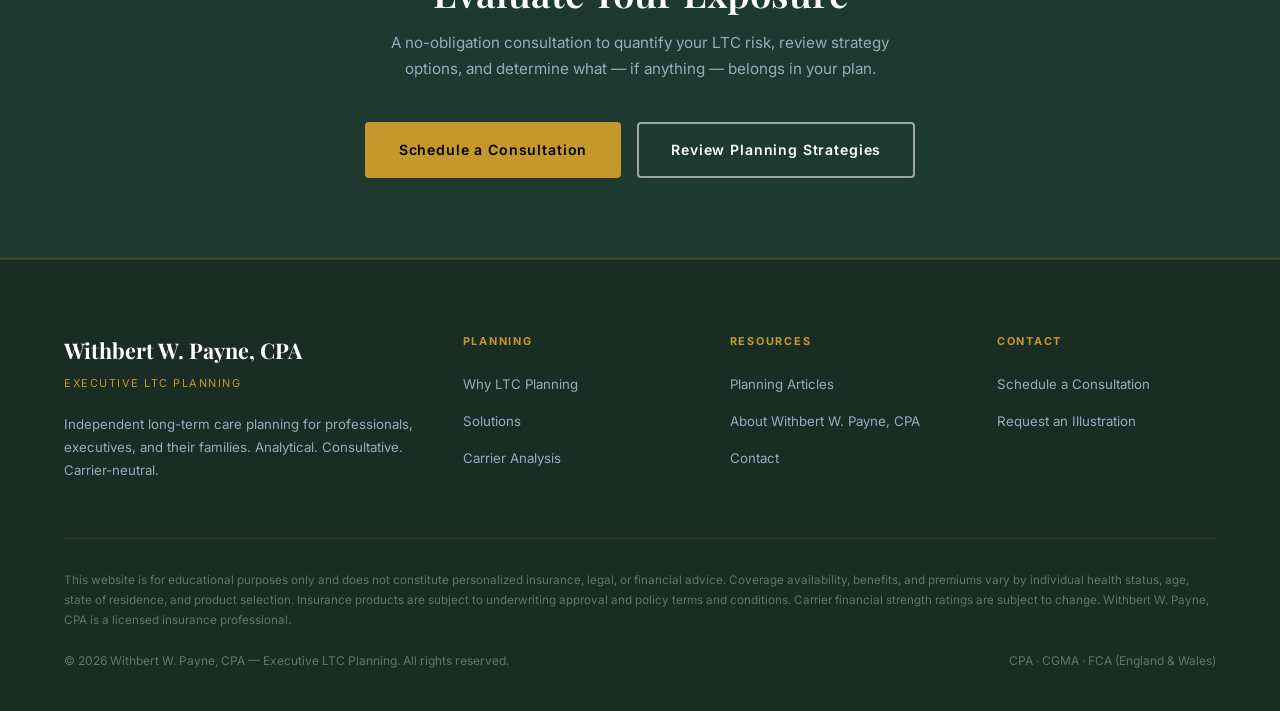
<file: why-ltc.html>
<!DOCTYPE html>
<html lang="en">
<head>
  <meta charset="UTF-8">
  <meta name="viewport" content="width=device-width, initial-scale=1.0">
  <title>Why Long-Term Care Planning | Withbert W. Payne, CPA</title>
  <meta name="description" content="An analytical examination of long-term care risk — costs, duration, Medicare gaps, and why California professionals need a structured plan.">
  <link rel="stylesheet" href="css/style.css">
</head>
<body>

<nav class="nav">
  <a href="index.html" class="nav__brand">
    <span class="nav__name">Withbert W. Payne, CPA</span>
    <span class="nav__tagline">Executive LTC Planning</span>
  </a>
  <ul class="nav__links">
    <li><a href="index.html">Home</a></li>
    <li><a href="why-ltc.html">Why LTC</a></li>
    <li><a href="solutions.html">Solutions</a></li>
    <li><a href="carrier-comparison.html">Carrier Analysis</a></li>
    <li><a href="about.html">About</a></li>
    <li><a href="articles.html">Articles</a></li>
    <li><a href="contact.html" class="nav__cta">Schedule a Consultation</a></li>
  </ul>
  <button class="nav__toggle" aria-label="Open menu">
    <span></span><span></span><span></span>
  </button>
</nav>

<section class="page-hero">
  <div class="container">
    <div class="eyebrow">The Planning Imperative</div>
    <h1>Why Long-Term Care Planning Matters</h1>
    <p>An objective examination of a financial risk that most retirement plans overlook, underestimate, or misunderstand.</p>
  </div>
</section>

<!-- MEDICARE GAP -->
<section class="section">
  <div class="container">
    <div class="g-2col">
      <div>
        <div class="eyebrow">Common Misconception</div>
        <h2>Medicare Will Not Cover Extended Care</h2>
        <div class="divider"></div>
        <p style="margin-top:1.5rem;color:var(--text-mid);">Medicare is designed to cover acute and rehabilitative care — not the sustained custodial care that most long-term care events require.</p>
        <p style="color:var(--text-mid);">Medicare may cover a limited stay in a skilled nursing facility following a qualifying hospitalization. However, it does not cover:</p>
        <ul style="list-style:disc;padding-left:1.5rem;color:var(--text-mid);font-size:0.9rem;line-height:2.1;margin-bottom:1.25rem;">
          <li>Ongoing home health aide services for custodial care</li>
          <li>Assisted living facilities</li>
          <li>Memory care facilities</li>
          <li>Adult day programs providing supervision</li>
          <li>Personal care assistance with activities of daily living</li>
        </ul>
        <p style="color:var(--text-mid);">Medi-Cal (California's Medicaid program) does cover long-term care — but only after most personal assets have been spent down to eligibility levels. This is not a strategy appropriate for professionals with meaningful retirement assets.</p>
      </div>
      <div style="background:var(--silver-pale);border-radius:8px;padding:2.5rem;">
        <h3 style="margin-bottom:1.75rem;color:var(--navy-deep);">Medicare Coverage Summary</h3>
        <div style="display:flex;flex-direction:column;gap:0;">
          <div style="display:flex;justify-content:space-between;align-items:center;padding:0.875rem 0;border-bottom:1px solid var(--silver-light);">
            <span style="font-size:0.88rem;color:var(--text-mid);">Acute hospital care</span>
            <span style="color:#2A8C4A;font-weight:700;font-size:0.88rem;">Covered</span>
          </div>
          <div style="display:flex;justify-content:space-between;align-items:center;padding:0.875rem 0;border-bottom:1px solid var(--silver-light);">
            <span style="font-size:0.88rem;color:var(--text-mid);">Short-term skilled nursing (post-hospitalization)</span>
            <span style="color:var(--gold);font-weight:700;font-size:0.88rem;">Limited</span>
          </div>
          <div style="display:flex;justify-content:space-between;align-items:center;padding:0.875rem 0;border-bottom:1px solid var(--silver-light);">
            <span style="font-size:0.88rem;color:var(--text-mid);">Custodial home care</span>
            <span style="color:#B8311E;font-weight:700;font-size:0.88rem;">Not Covered</span>
          </div>
          <div style="display:flex;justify-content:space-between;align-items:center;padding:0.875rem 0;border-bottom:1px solid var(--silver-light);">
            <span style="font-size:0.88rem;color:var(--text-mid);">Assisted living facilities</span>
            <span style="color:#B8311E;font-weight:700;font-size:0.88rem;">Not Covered</span>
          </div>
          <div style="display:flex;justify-content:space-between;align-items:center;padding:0.875rem 0;border-bottom:1px solid var(--silver-light);">
            <span style="font-size:0.88rem;color:var(--text-mid);">Memory care facilities</span>
            <span style="color:#B8311E;font-weight:700;font-size:0.88rem;">Not Covered</span>
          </div>
          <div style="display:flex;justify-content:space-between;align-items:center;padding:0.875rem 0;">
            <span style="font-size:0.88rem;color:var(--text-mid);">Extended personal care assistance</span>
            <span style="color:#B8311E;font-weight:700;font-size:0.88rem;">Not Covered</span>
          </div>
        </div>
      </div>
    </div>
  </div>
</section>

<!-- COST REALITY -->
<section class="section section--pale">
  <div class="container">
    <div class="section-header">
      <div class="eyebrow">California Cost Reality</div>
      <h2>What Long-Term Care Actually Costs Here</h2>
      <div class="divider"></div>
      <p style="margin-top:1.25rem;max-width:620px;color:var(--text-mid);font-size:0.95rem;">National cost averages significantly understate the financial exposure facing Bay Area families. These are the numbers that belong in your retirement plan.</p>
    </div>
    <div class="points-grid">
      <div class="point-card">
        <div class="point-card__num">Home Care</div>
        <h4>Professional Home Health Aide</h4>
        <p>Full-time home care in the Bay Area commonly ranges from $8,000 to $15,000 per month or more, depending on hours, acuity, and care team composition.</p>
      </div>
      <div class="point-card">
        <div class="point-card__num">Facility</div>
        <h4>Assisted Living</h4>
        <p>Quality assisted living facilities in the Bay Area range from $7,000 to $12,000+ per month. Memory care units — which require specialized staffing — command a significant premium.</p>
      </div>
      <div class="point-card">
        <div class="point-card__num">Memory Care</div>
        <h4>Specialized Dementia Care</h4>
        <p>Dedicated memory care facilities in the San Francisco Bay Area can exceed $12,000 to $15,000 per month, with quality facilities often at the upper end of that range.</p>
      </div>
    </div>
    <div style="background:var(--navy-deep);border-radius:8px;padding:2.5rem 3rem;margin-top:2.5rem;border:1px solid rgba(196,152,42,0.2);">
      <p style="color:var(--white);font-family:'Playfair Display',serif;font-size:1.3rem;line-height:1.6;font-style:italic;margin:0;">
        "At $12,500 per month, a five-year care event represents $750,000 in direct care costs — not including family time, coordinating physicians, or ancillary services. A ten-year event doubles that. This is a quantifiable retirement risk, not an abstract concern."
      </p>
    </div>
  </div>
</section>

<!-- KEY RISK FACTORS -->
<section class="section">
  <div class="container">
    <div class="section-header">
      <div class="eyebrow">Risk Factors</div>
      <h2>What Makes This Risk Distinctive</h2>
      <div class="divider"></div>
    </div>
    <div class="points-grid">
      <div class="point-card">
        <div class="point-card__num">Duration</div>
        <h4>Claims Can Span Years or Decades</h4>
        <p>Unlike most insurable risks that resolve in a defined period, long-term care claims — especially dementia-related — can remain open for a decade or more, making cost projection genuinely difficult without structured coverage.</p>
      </div>
      <div class="point-card">
        <div class="point-card__num">Home Care Shift</div>
        <h4>Most Care Now Occurs at Home</h4>
        <p>The majority of long-term care today is delivered by professional aides in the home, not in nursing facilities. Plans designed primarily around facility benefits may significantly underperform in practice.</p>
      </div>
      <div class="point-card">
        <div class="point-card__num">Gender Asymmetry</div>
        <h4>Women Require Care Longer</h4>
        <p>Women live longer than men on average and are statistically more likely to spend extended periods in care, often as a surviving spouse. Couples planning that treats both partners identically misses a material actuarial reality.</p>
      </div>
      <div class="point-card">
        <div class="point-card__num">Insurability</div>
        <h4>Health Gates Tighten With Age</h4>
        <p>Long-term care insurance requires medical underwriting. The older and less healthy an applicant, the fewer carriers will offer coverage and the higher the premiums. The optimal planning window is well before most families act.</p>
      </div>
      <div class="point-card">
        <div class="point-card__num">Family Impact</div>
        <h4>Unstructured Care Burdens Families</h4>
        <p>Without a structured plan, care coordination typically falls to adult children — often at significant personal and professional cost. This is a family planning issue as much as a financial one.</p>
      </div>
      <div class="point-card">
        <div class="point-card__num">Inflation</div>
        <h4>Care Costs Inflate Rapidly</h4>
        <p>Long-term care costs have historically increased faster than general inflation. Plans that do not address benefit inflation risk a growing gap between coverage and actual care costs over a multi-decade retirement.</p>
      </div>
    </div>
  </div>
</section>

<section class="cta-band">
  <div class="container">
    <div class="eyebrow" style="display:block;text-align:center;">Next Step</div>
    <h2>Evaluate Your Exposure</h2>
    <p>A no-obligation consultation to quantify your LTC risk, review strategy options, and determine what — if anything — belongs in your plan.</p>
    <div class="cta-band__actions">
      <a href="contact.html" class="btn btn-primary">Schedule a Consultation</a>
      <a href="solutions.html" class="btn btn-outline">Review Planning Strategies</a>
    </div>
  </div>
</section>

<footer class="footer">
  <div class="container">
    <div class="footer__grid">
      <div>
        <div class="footer__brand-name">Withbert W. Payne, CPA</div>
        <div class="footer__brand-tagline">Executive LTC Planning</div>
        <p class="footer__bio">Independent long-term care planning for professionals, executives, and their families. Analytical. Consultative. Carrier-neutral.</p>
      </div>
      <div>
        <div class="footer__heading">Planning</div>
        <ul class="footer__links">
          <li><a href="why-ltc.html">Why LTC Planning</a></li>
          <li><a href="solutions.html">Solutions</a></li>
          <li><a href="carrier-comparison.html">Carrier Analysis</a></li>
        </ul>
      </div>
      <div>
        <div class="footer__heading">Resources</div>
        <ul class="footer__links">
          <li><a href="articles.html">Planning Articles</a></li>
          <li><a href="about.html">About Withbert W. Payne, CPA</a></li>
          <li><a href="contact.html">Contact</a></li>
        </ul>
      </div>
      <div>
        <div class="footer__heading">Contact</div>
        <ul class="footer__links">
          <li><a href="contact.html">Schedule a Consultation</a></li>
          <li><a href="contact.html#illustration">Request an Illustration</a></li>
        </ul>
      </div>
    </div>
    <div class="footer__bottom">
      <p class="footer__disclaimer">
        This website is for educational purposes only and does not constitute personalized insurance, legal, or financial advice. Coverage availability, benefits, and premiums vary by individual health status, age, state of residence, and product selection. Insurance products are subject to underwriting approval and policy terms and conditions. Carrier financial strength ratings are subject to change. Withbert W. Payne, CPA is a licensed insurance professional.
      </p>
      <div class="footer__copyright">
        <span>&copy; 2026 Withbert W. Payne, CPA — Executive LTC Planning. All rights reserved.</span>
        <span>CPA &middot; CGMA &middot; FCA (England &amp; Wales)</span>
      </div>
    </div>
  </div>
</footer>

<script src="js/main.js"></script>
</body>
</html>
</file>
<file: css/style.css>
@import url('https://fonts.googleapis.com/css2?family=Playfair+Display:wght@400;500;600;700&family=Inter:wght@300;400;500;600&display=swap');

/* === Variables === */
:root {
  --navy-deep:    #1a2d25;
  --navy-dark:    #1e3a30;
  --navy-mid:     #2c4a3e;
  --navy-light:   #3d6654;
  --gold:         #C4982A;
  --gold-light:   #D9B84A;
  --silver:       #9AAABB;
  --silver-light: #C8D4E0;
  --silver-pale:  #EBF0F5;
  --white:        #FFFFFF;
  --off-white:    #F7F9FC;
  --text-dark:    #121f1a;
  --text-mid:     #2d4a3c;
  --text-light:   #5a7a6b;
  --max-width:    1160px;
  --section-pad:  100px 0;
  --radius:       4px;
  --ease:         0.25s ease;
}

/* === Reset === */
*, *::before, *::after { box-sizing: border-box; margin: 0; padding: 0; }
html { font-size: 16px; scroll-behavior: smooth; }
body {
  font-family: 'Inter', system-ui, sans-serif;
  color: var(--text-dark);
  background: var(--white);
  line-height: 1.7;
  -webkit-font-smoothing: antialiased;
}
img { max-width: 100%; display: block; }
a { color: inherit; text-decoration: none; }

/* === Typography === */
h1, h2, h3, h4 {
  font-family: 'Playfair Display', Georgia, serif;
  font-weight: 600;
  line-height: 1.25;
  color: var(--navy-deep);
}
h1 { font-size: clamp(2rem, 4vw, 3.25rem); }
h2 { font-size: clamp(1.6rem, 3vw, 2.5rem); }
h3 { font-size: clamp(1.2rem, 2vw, 1.6rem); }
h4 { font-size: 1.1rem; }
p { margin-bottom: 1.25em; }
p:last-child { margin-bottom: 0; }
ul { list-style: none; }

/* === Layout === */
.container {
  width: 90%;
  max-width: var(--max-width);
  margin: 0 auto;
}
.section        { padding: var(--section-pad); }
.section--dark  { background: var(--navy-deep); color: var(--silver-light); }
.section--navy  { background: var(--navy-dark); color: var(--silver-light); }
.section--pale  { background: var(--off-white); }
.section--slate { background: var(--silver-pale); }
.section--dark h1, .section--dark h2, .section--dark h3,
.section--navy h2, .section--navy h3 { color: var(--white); }

.section-header        { margin-bottom: 3.5rem; }
.section-header.center { text-align: center; }
.eyebrow {
  display: inline-block;
  font-size: 0.73rem;
  font-weight: 600;
  letter-spacing: 0.18em;
  text-transform: uppercase;
  color: var(--gold);
  margin-bottom: 0.875rem;
}
.divider { width: 48px; height: 3px; background: var(--gold); margin-top: 1.25rem; }
.divider.center { margin: 1.25rem auto 0; }

/* === Buttons === */
.btn {
  display: inline-block;
  padding: 0.875rem 2rem;
  border-radius: var(--radius);
  font-family: 'Inter', sans-serif;
  font-size: 0.88rem;
  font-weight: 600;
  letter-spacing: 0.06em;
  cursor: pointer;
  transition: var(--ease);
  border: 2px solid transparent;
  white-space: nowrap;
}
.btn-primary {
  background: var(--gold);
  color: #000;
  border-color: var(--gold);
}
.btn-primary:hover {
  background: var(--gold-light);
  border-color: var(--gold-light);
  transform: translateY(-1px);
  box-shadow: 0 4px 16px rgba(196,152,42,0.35);
}
.btn-outline {
  background: transparent;
  color: var(--white);
  border-color: rgba(255,255,255,0.55);
}
.btn-outline:hover {
  background: rgba(255,255,255,0.08);
  border-color: var(--white);
  transform: translateY(-1px);
}
.btn-outline-dark {
  background: transparent;
  color: var(--navy-deep);
  border-color: var(--navy-mid);
}
.btn-outline-dark:hover {
  background: var(--navy-deep);
  color: var(--white);
  border-color: var(--navy-deep);
}

/* === Navigation === */
.nav {
  position: fixed;
  top: 0; left: 0; right: 0;
  z-index: 1000;
  height: 72px;
  padding: 0 5%;
  display: flex;
  align-items: center;
  justify-content: space-between;
  background: #1a2d25;
  border-bottom: 1px solid rgba(196,152,42,0.18);
}
.nav__brand { display: flex; flex-direction: column; line-height: 1; }
.nav__name {
  font-family: 'Playfair Display', serif;
  font-size: 1.2rem;
  font-weight: 700;
  color: var(--white);
}
.nav__tagline {
  font-size: 0.62rem;
  letter-spacing: 0.14em;
  text-transform: uppercase;
  color: var(--gold);
  margin-top: 3px;
}
.nav__links {
  display: flex;
  align-items: center;
  gap: 1.75rem;
}
.nav__links a {
  font-size: 0.78rem;
  font-weight: 500;
  letter-spacing: 0.07em;
  text-transform: uppercase;
  color: var(--silver-light);
  transition: color var(--ease);
}
.nav__links a:hover, .nav__links a.active { color: var(--gold); }
.nav__cta {
  background: var(--gold) !important;
  color: #000 !important;
  padding: 0.5rem 1.1rem;
  border-radius: var(--radius);
  letter-spacing: 0.05em !important;
}
.nav__cta:hover { background: var(--gold-light) !important; }
.nav__toggle {
  display: none;
  flex-direction: column;
  gap: 5px;
  cursor: pointer;
  padding: 4px;
  background: none;
  border: none;
}
.nav__toggle span {
  display: block;
  width: 24px; height: 2px;
  background: var(--white);
  border-radius: 2px;
  transition: var(--ease);
}

/* === Hero === */
.hero {
  min-height: 100vh;
  display: flex;
  align-items: center;
  background: var(--navy-deep);
  padding: 120px 0 80px;
  position: relative;
  overflow: hidden;
}
.hero::before {
  content: '';
  position: absolute; inset: 0;
  background:
    radial-gradient(ellipse 60% 80% at 100% 50%, rgba(196,152,42,0.07) 0%, transparent 60%),
    radial-gradient(ellipse 50% 70% at 0% 80%, rgba(26,50,88,0.6) 0%, transparent 55%);
}
.hero__grid {
  display: grid;
  grid-template-columns: 1.1fr 0.9fr;
  gap: 5rem;
  align-items: center;
  position: relative;
  z-index: 1;
}
.hero__eyebrow { color: var(--gold); }
.hero__title {
  font-size: clamp(2.25rem, 4.5vw, 3.75rem);
  color: var(--white);
  line-height: 1.15;
  margin-bottom: 1.25rem;
}
.hero__title em { font-style: normal; color: var(--gold); }
.hero__subtitle {
  font-size: 1.1rem;
  color: var(--silver-light);
  margin-bottom: 1.75rem;
  line-height: 1.65;
}
.hero__body {
  font-size: 0.92rem;
  color: var(--silver);
  line-height: 1.85;
  margin-bottom: 2.5rem;
}
.hero__actions { display: flex; gap: 1rem; flex-wrap: wrap; }
.hero__panel {
  background: rgba(255,255,255,0.04);
  border: 1px solid rgba(196,152,42,0.22);
  border-radius: 8px;
  padding: 2.5rem;
}
.hero__stat {
  padding: 1.25rem 0;
  border-bottom: 1px solid rgba(255,255,255,0.07);
}
.hero__stat:last-child { border-bottom: none; padding-bottom: 0; }
.hero__stat:first-child { padding-top: 0; }
.hero__stat-number {
  font-family: 'Playfair Display', serif;
  font-size: 2.25rem;
  font-weight: 700;
  color: var(--gold);
  line-height: 1;
  margin-bottom: 0.4rem;
}
.hero__stat-label { font-size: 0.8rem; color: var(--silver); line-height: 1.45; }

/* === Credentials Bar === */
.credentials-bar {
  background: var(--navy-deep);
  padding: 3.5rem 0;
  border-top: 1px solid rgba(196,152,42,0.25);
  border-bottom: 1px solid rgba(196,152,42,0.25);
}
.credentials-grid {
  display: flex;
  justify-content: center;
  align-items: center;
  gap: 4rem;
  flex-wrap: wrap;
}
.credential { text-align: center; }
.credential__abbr {
  font-family: 'Playfair Display', serif;
  font-size: 1.75rem;
  font-weight: 700;
  color: var(--gold);
  line-height: 1;
  margin-bottom: 0.4rem;
}
.credential__name {
  font-size: 0.7rem;
  letter-spacing: 0.1em;
  text-transform: uppercase;
  color: var(--silver);
  max-width: 130px;
  line-height: 1.45;
}
.credential-sep { width: 1px; height: 48px; background: rgba(196,152,42,0.25); }

/* === Point Cards === */
.points-grid {
  display: grid;
  grid-template-columns: repeat(auto-fit, minmax(290px, 1fr));
  gap: 1.75rem;
}
.point-card {
  padding: 2rem;
  border-radius: 6px;
  border-left: 3px solid var(--gold);
  background: var(--white);
  box-shadow: 0 2px 20px rgba(44,74,62,0.06);
  transition: transform var(--ease), box-shadow var(--ease);
}
.point-card:hover {
  transform: translateY(-2px);
  box-shadow: 0 8px 32px rgba(44,74,62,0.11);
}
.point-card__num {
  font-size: 0.7rem;
  font-weight: 700;
  letter-spacing: 0.15em;
  text-transform: uppercase;
  color: var(--gold);
  margin-bottom: 0.875rem;
}
.point-card h4 { margin-bottom: 0.5rem; }
.point-card p { font-size: 0.88rem; color: var(--text-mid); margin: 0; }

/* === Solutions === */
.solutions-grid {
  display: grid;
  grid-template-columns: repeat(auto-fit, minmax(300px, 1fr));
  gap: 1.75rem;
}
.solution-card {
  background: var(--white);
  border-radius: 6px;
  padding: 2.25rem;
  box-shadow: 0 2px 24px rgba(44,74,62,0.07);
  transition: transform var(--ease), box-shadow var(--ease), border-top-color var(--ease);
  border-top: 3px solid transparent;
}
.solution-card:hover {
  border-top-color: var(--gold);
  transform: translateY(-3px);
  box-shadow: 0 12px 40px rgba(44,74,62,0.13);
}
.solution-card__num {
  font-size: 0.68rem;
  font-weight: 700;
  letter-spacing: 0.15em;
  text-transform: uppercase;
  color: var(--silver);
  margin-bottom: 1rem;
}
.solution-card h3 { margin-bottom: 0.875rem; font-size: 1.25rem; }
.solution-card p { font-size: 0.88rem; color: var(--text-mid); margin: 0; }

/* === Comparison Table === */
.table-wrapper {
  overflow-x: auto;
  border-radius: 6px;
  box-shadow: 0 2px 24px rgba(44,74,62,0.1);
}
.comparison-table {
  width: 100%;
  border-collapse: collapse;
  background: var(--white);
  font-size: 0.83rem;
}
.comparison-table th {
  background: var(--navy-deep);
  color: var(--white);
  padding: 1rem 1.25rem;
  text-align: center;
  font-family: 'Inter', sans-serif;
  font-size: 0.72rem;
  font-weight: 600;
  letter-spacing: 0.08em;
  text-transform: uppercase;
  white-space: nowrap;
}
.comparison-table th:first-child { text-align: left; min-width: 200px; }
.th-feature { text-align: left !important; }
.col-rec { background: rgba(196,152,42,0.14) !important; }
.th-rec { border-top: 3px solid var(--gold); }
.comparison-table td {
  padding: 0.875rem 1.25rem;
  border-bottom: 1px solid var(--silver-pale);
  text-align: center;
  vertical-align: middle;
}
.comparison-table td:first-child {
  text-align: left;
  font-weight: 500;
  background: var(--off-white);
  white-space: nowrap;
}
.comparison-table td.col-rec { background: rgba(196,152,42,0.05); }
.comparison-table tr:hover td { background: rgba(196,152,42,0.03); }
.comparison-table tr:hover td:first-child { background: var(--silver-pale); }
.comparison-table tr:hover td.col-rec { background: rgba(196,152,42,0.09); }
.section-row td {
  background: var(--silver-pale) !important;
  font-family: 'Inter', sans-serif;
  font-size: 0.7rem;
  font-weight: 700;
  letter-spacing: 0.14em;
  text-transform: uppercase;
  color: var(--text-mid);
  padding: 0.6rem 1.25rem !important;
}
.section-row td.col-rec { background: rgba(196,152,42,0.1) !important; }
.check   { color: #2A8C4A; font-size: 1.05rem; font-weight: 700; }
.cross   { color: #B8311E; font-size: 1rem; }
.partial { color: var(--gold); font-weight: 700; font-size: 0.95rem; }
.badge-rec {
  display: inline-flex;
  align-items: center;
  gap: 0.3rem;
  background: var(--gold);
  color: var(--navy-deep);
  font-size: 0.6rem;
  font-weight: 700;
  letter-spacing: 0.1em;
  text-transform: uppercase;
  padding: 0.2rem 0.55rem;
  border-radius: 2px;
  margin-bottom: 0.35rem;
}
.carrier-type { font-size: 0.7rem; color: var(--silver); margin-top: 0.25rem; }
.assessment-excellent { color: #2A8C4A; font-weight: 600; }
.assessment-moderate  { color: var(--gold); font-weight: 600; }
.assessment-weak      { color: #B8311E; font-weight: 600; }

/* === About Page === */
.about-grid {
  display: grid;
  grid-template-columns: 1fr 2fr;
  gap: 5rem;
  align-items: start;
}
.about-sidebar { position: sticky; top: 92px; }
.about-sidebar__card {
  background: var(--navy-deep);
  border: 1px solid rgba(196,152,42,0.2);
  border-radius: 8px;
  padding: 2.5rem;
  text-align: center;
}
.about-sidebar__name {
  font-family: 'Playfair Display', serif;
  font-size: 1.6rem;
  font-weight: 700;
  color: var(--white);
  margin-bottom: 0.3rem;
}
.about-sidebar__title { font-size: 0.8rem; color: var(--silver); margin-bottom: 2rem; }
.cred-tags { display: flex; flex-wrap: wrap; gap: 0.5rem; justify-content: center; }
.cred-tag {
  background: rgba(196,152,42,0.15);
  border: 1px solid rgba(196,152,42,0.35);
  color: var(--gold);
  font-size: 0.75rem;
  font-weight: 600;
  padding: 0.35rem 0.8rem;
  border-radius: 2px;
  letter-spacing: 0.06em;
}
.about-content p { font-size: 0.95rem; color: var(--text-mid); line-height: 1.85; }
.about-content h3 { margin-top: 2.5rem; margin-bottom: 1rem; }
.about-content h3:first-of-type { margin-top: 0; }
.about-highlight {
  border-left: 3px solid var(--gold);
  padding: 1.25rem 1.5rem;
  background: var(--off-white);
  border-radius: 0 6px 6px 0;
  margin: 2rem 0;
  font-size: 1.05rem;
  color: var(--navy-deep);
  font-style: italic;
  font-family: 'Playfair Display', serif;
  line-height: 1.6;
}

/* === Blog Cards === */
.blog-grid {
  display: grid;
  grid-template-columns: repeat(auto-fill, minmax(340px, 1fr));
  gap: 2rem;
}
.article-card {
  background: var(--white);
  border-radius: 6px;
  overflow: hidden;
  box-shadow: 0 2px 20px rgba(44,74,62,0.07);
  transition: transform var(--ease), box-shadow var(--ease);
  display: flex;
  flex-direction: column;
}
.article-card:hover {
  transform: translateY(-3px);
  box-shadow: 0 10px 36px rgba(44,74,62,0.13);
}
.article-card__header {
  background: var(--navy-mid);
  padding: 1.5rem;
}
.article-card__category {
  font-size: 0.68rem;
  font-weight: 700;
  letter-spacing: 0.14em;
  text-transform: uppercase;
  color: var(--gold);
  margin-bottom: 0.4rem;
}
.article-card__body { padding: 1.75rem; flex: 1; display: flex; flex-direction: column; }
.article-card h3 { font-size: 1.05rem; margin-bottom: 0.75rem; }
.article-card p { font-size: 0.86rem; color: var(--text-mid); flex: 1; margin-bottom: 1.25rem; }
.read-more {
  font-size: 0.76rem;
  font-weight: 600;
  color: var(--gold);
  letter-spacing: 0.08em;
  text-transform: uppercase;
  display: inline-flex;
  align-items: center;
  gap: 0.4rem;
  transition: gap var(--ease);
}
.read-more:hover { gap: 0.7rem; }

/* === Contact Form === */
.contact-grid {
  display: grid;
  grid-template-columns: 1fr 1.6fr;
  gap: 5rem;
  align-items: start;
}
.contact-info p { font-size: 0.9rem; color: var(--text-mid); }
.contact-detail { display: flex; gap: 1rem; margin-bottom: 1.75rem; align-items: flex-start; }
.contact-detail__icon {
  width: 42px; height: 42px;
  background: var(--silver-pale);
  border-radius: 50%;
  display: flex; align-items: center; justify-content: center;
  flex-shrink: 0;
  font-size: 1rem;
}
.contact-detail__label {
  font-size: 0.72rem;
  font-weight: 700;
  letter-spacing: 0.12em;
  text-transform: uppercase;
  color: var(--silver);
  margin-bottom: 0.2rem;
}
.contact-detail__value { font-size: 0.9rem; color: var(--text-mid); }
.form {
  background: var(--white);
  padding: 3rem;
  border-radius: 8px;
  box-shadow: 0 4px 40px rgba(44,74,62,0.1);
}
.form-group { margin-bottom: 1.5rem; }
.form-group label {
  display: block;
  font-size: 0.75rem;
  font-weight: 600;
  letter-spacing: 0.1em;
  text-transform: uppercase;
  color: var(--text-mid);
  margin-bottom: 0.5rem;
}
.form-group input,
.form-group select,
.form-group textarea {
  width: 100%;
  padding: 0.875rem 1rem;
  border: 1.5px solid var(--silver-light);
  border-radius: var(--radius);
  font-family: 'Inter', sans-serif;
  font-size: 0.9rem;
  color: var(--text-dark);
  background: var(--white);
  transition: border-color var(--ease), box-shadow var(--ease);
  outline: none;
  appearance: none;
}
.form-group input:focus,
.form-group select:focus,
.form-group textarea:focus {
  border-color: var(--gold);
  box-shadow: 0 0 0 3px rgba(196,152,42,0.12);
}
.form-group textarea { resize: vertical; min-height: 110px; }
.form-row { display: grid; grid-template-columns: 1fr 1fr; gap: 1.25rem; }
.form-disclaimer { font-size: 0.76rem; color: var(--text-light); margin-top: 0.875rem; line-height: 1.55; }
.form__submit { width: 100%; padding: 1rem; font-size: 0.92rem; }
#successMessage {
  display: none;
  background: rgba(42,140,74,0.1);
  border: 1px solid rgba(42,140,74,0.3);
  color: #1E6B38;
  padding: 1rem 1.25rem;
  border-radius: var(--radius);
  font-size: 0.9rem;
  margin-top: 1rem;
  text-align: center;
}

/* === Page Hero (interior) === */
.page-hero {
  background: var(--navy-deep);
  padding: 140px 0 80px;
  position: relative;
  overflow: hidden;
}
.page-hero::before {
  content: '';
  position: absolute; inset: 0;
  background: radial-gradient(ellipse 60% 80% at 100% 50%, rgba(196,152,42,0.08) 0%, transparent 60%);
}
.page-hero .container { position: relative; z-index: 1; }
.page-hero h1 { color: var(--white); margin-bottom: 1rem; }
.page-hero p { font-size: 1.05rem; color: var(--silver-light); max-width: 640px; margin: 0; }
.page-hero .eyebrow { margin-bottom: 1rem; }

/* === CTA Band === */
.cta-band {
  background: var(--navy-dark);
  padding: 80px 0;
  text-align: center;
  border-top: 1px solid rgba(196,152,42,0.2);
  border-bottom: 1px solid rgba(196,152,42,0.2);
}
.cta-band h2 { color: var(--white); margin-bottom: 0.875rem; }
.cta-band p { color: var(--silver); max-width: 540px; margin: 0 auto 2.5rem; font-size: 0.95rem; }
.cta-band__actions { display: flex; gap: 1rem; justify-content: center; flex-wrap: wrap; }

/* === Disclaimer box === */
.disclaimer-box {
  background: var(--silver-pale);
  border-left: 3px solid var(--silver-light);
  padding: 1.25rem 1.5rem;
  border-radius: 0 6px 6px 0;
  font-size: 0.78rem;
  color: var(--text-light);
  line-height: 1.65;
  margin-top: 2.5rem;
}

/* === Footer === */
.footer {
  background: var(--navy-deep);
  padding: 4.5rem 0 2.5rem;
  border-top: 1px solid rgba(196,152,42,0.18);
}
.footer__grid {
  display: grid;
  grid-template-columns: 1.6fr 1fr 1fr 1fr;
  gap: 3rem;
  margin-bottom: 3.5rem;
}
.footer__brand-name {
  font-family: 'Playfair Display', serif;
  font-size: 1.35rem;
  font-weight: 700;
  color: var(--white);
  margin-bottom: 0.35rem;
}
.footer__brand-tagline {
  font-size: 0.68rem;
  letter-spacing: 0.14em;
  text-transform: uppercase;
  color: var(--gold);
  margin-bottom: 1.25rem;
}
.footer__bio { font-size: 0.83rem; color: var(--silver); line-height: 1.75; }
.footer__heading {
  font-family: 'Inter', sans-serif;
  font-size: 0.68rem;
  font-weight: 700;
  letter-spacing: 0.16em;
  text-transform: uppercase;
  color: var(--gold);
  margin-bottom: 1.25rem;
}
.footer__links { display: flex; flex-direction: column; gap: 0.6rem; }
.footer__links a { font-size: 0.83rem; color: var(--silver); transition: color var(--ease); }
.footer__links a:hover { color: var(--white); }
.footer__bottom {
  padding-top: 2rem;
  border-top: 1px solid rgba(255,255,255,0.07);
}
.footer__disclaimer { font-size: 0.73rem; color: var(--text-light); line-height: 1.7; margin-bottom: 1.25rem; }
.footer__copyright {
  font-size: 0.75rem;
  color: var(--text-light);
  display: flex;
  justify-content: space-between;
  align-items: center;
  flex-wrap: wrap;
  gap: 0.5rem;
}

/* === Article Listing === */
.article-list { max-width: 780px; margin: 0 auto; }
.article-card {
  background: var(--white);
  border: 1px solid var(--silver-pale);
  border-left: 4px solid var(--gold);
  border-radius: var(--radius);
  padding: 2rem 2.5rem;
  margin-bottom: 1.5rem;
  transition: box-shadow var(--ease);
}
.article-card:last-child { margin-bottom: 0; }
.article-card:hover { box-shadow: 0 4px 20px rgba(44,74,62,0.08); transform: none; }
.article-card .eyebrow { margin-bottom: 0.625rem; }
.article-card__title {
  font-size: clamp(1.2rem, 2.2vw, 1.6rem);
  color: var(--navy-deep);
  margin-bottom: 0.875rem;
  line-height: 1.35;
}
.article-card__title a { color: inherit; }
.article-card__title a:hover { color: var(--gold); }
.article-card__excerpt {
  color: var(--text-mid);
  font-size: 0.97rem;
  line-height: 1.8;
  margin-bottom: 1.25rem;
}
.article-card__meta {
  display: flex;
  align-items: center;
  gap: 1.5rem;
  flex-wrap: wrap;
}
.article-card__author {
  font-size: 0.82rem;
  color: var(--text-light);
  font-style: italic;
}
.article-card__link {
  font-size: 0.82rem;
  font-weight: 600;
  color: var(--gold);
  letter-spacing: 0.03em;
  transition: color var(--ease);
}
.article-card__link:hover { color: var(--navy-deep); }

/* === Responsive Grid Utilities === */
.g-2col        { display: grid; grid-template-columns: 1fr 1fr; gap: 5rem; align-items: center; }
.g-2col--mid   { display: grid; grid-template-columns: 1fr 1fr; gap: 2rem; align-items: start; }
.g-2col--tight { display: grid; grid-template-columns: 1fr 1fr; gap: 1.25rem; }
.g-3col        { display: grid; grid-template-columns: repeat(3, 1fr); gap: 2rem; }
.g-strategy    { display: grid; grid-template-columns: 1fr 2fr; gap: 3rem; }

/* === Responsive === */
@media (max-width: 1024px) {
  .footer__grid   { grid-template-columns: 1fr 1fr; }
  .about-grid     { grid-template-columns: 1fr; gap: 3rem; }
  .about-sidebar  { position: static; }
  .contact-grid   { grid-template-columns: 1fr; gap: 3rem; }
  .hero__grid     { grid-template-columns: 1fr; }
  .hero__panel    { display: none; }
  .hero           { min-height: auto; }
  .g-2col         { gap: 3rem; }
  .g-strategy     { grid-template-columns: 1fr; gap: 2rem; }
}

@media (max-width: 768px) {
  :root { --section-pad: 64px 0; }

  /* Nav: always-visible horizontal link strip below brand */
  .nav {
    height: auto;
    flex-wrap: wrap;
    padding: 0.5rem 5% 0;
    gap: 0;
  }
  .nav__brand { padding: 0.4rem 0; flex: 1; }
  .nav__toggle { display: none; }
  .nav__links {
    display: flex !important;
    flex-direction: row;
    width: 100%;
    overflow-x: auto;
    gap: 0;
    padding: 0.5rem 0 0.625rem;
    border-top: 1px solid rgba(196,152,42,0.15);
    margin-top: 0.25rem;
    align-items: center;
    scrollbar-width: none;
    -ms-overflow-style: none;
  }
  .nav__links::-webkit-scrollbar { display: none; }
  .nav__links li { flex-shrink: 0; }
  .nav__links a { font-size: 0.68rem; padding: 0.2rem 0.6rem; }
  .nav__cta { padding: 0.3rem 0.7rem !important; font-size: 0.65rem !important; }

  .form { padding: 1.75rem; }
  .form-row { grid-template-columns: 1fr; }
  .footer__grid { grid-template-columns: 1fr; gap: 2rem; }
  .footer__copyright { flex-direction: column; }
  .credentials-grid { gap: 2rem; }
  .credential-sep { display: none; }
  .cta-band__actions { flex-direction: column; align-items: center; }
  .page-hero { padding: 130px 0 48px; }
  .hero { padding: 130px 0 60px; }
  .g-2col, .g-2col--mid, .g-2col--tight, .g-3col, .g-strategy {
    grid-template-columns: 1fr;
    gap: 2rem;
  }
  .service-block { padding: 1.75rem; }
}

@media (max-width: 480px) {
  .hero__actions { flex-direction: column; }
  .btn { width: 100%; text-align: center; }
  .blog-grid { grid-template-columns: 1fr; }
  .solutions-grid { grid-template-columns: 1fr; }
  .points-grid { grid-template-columns: 1fr; }
}
</file>
